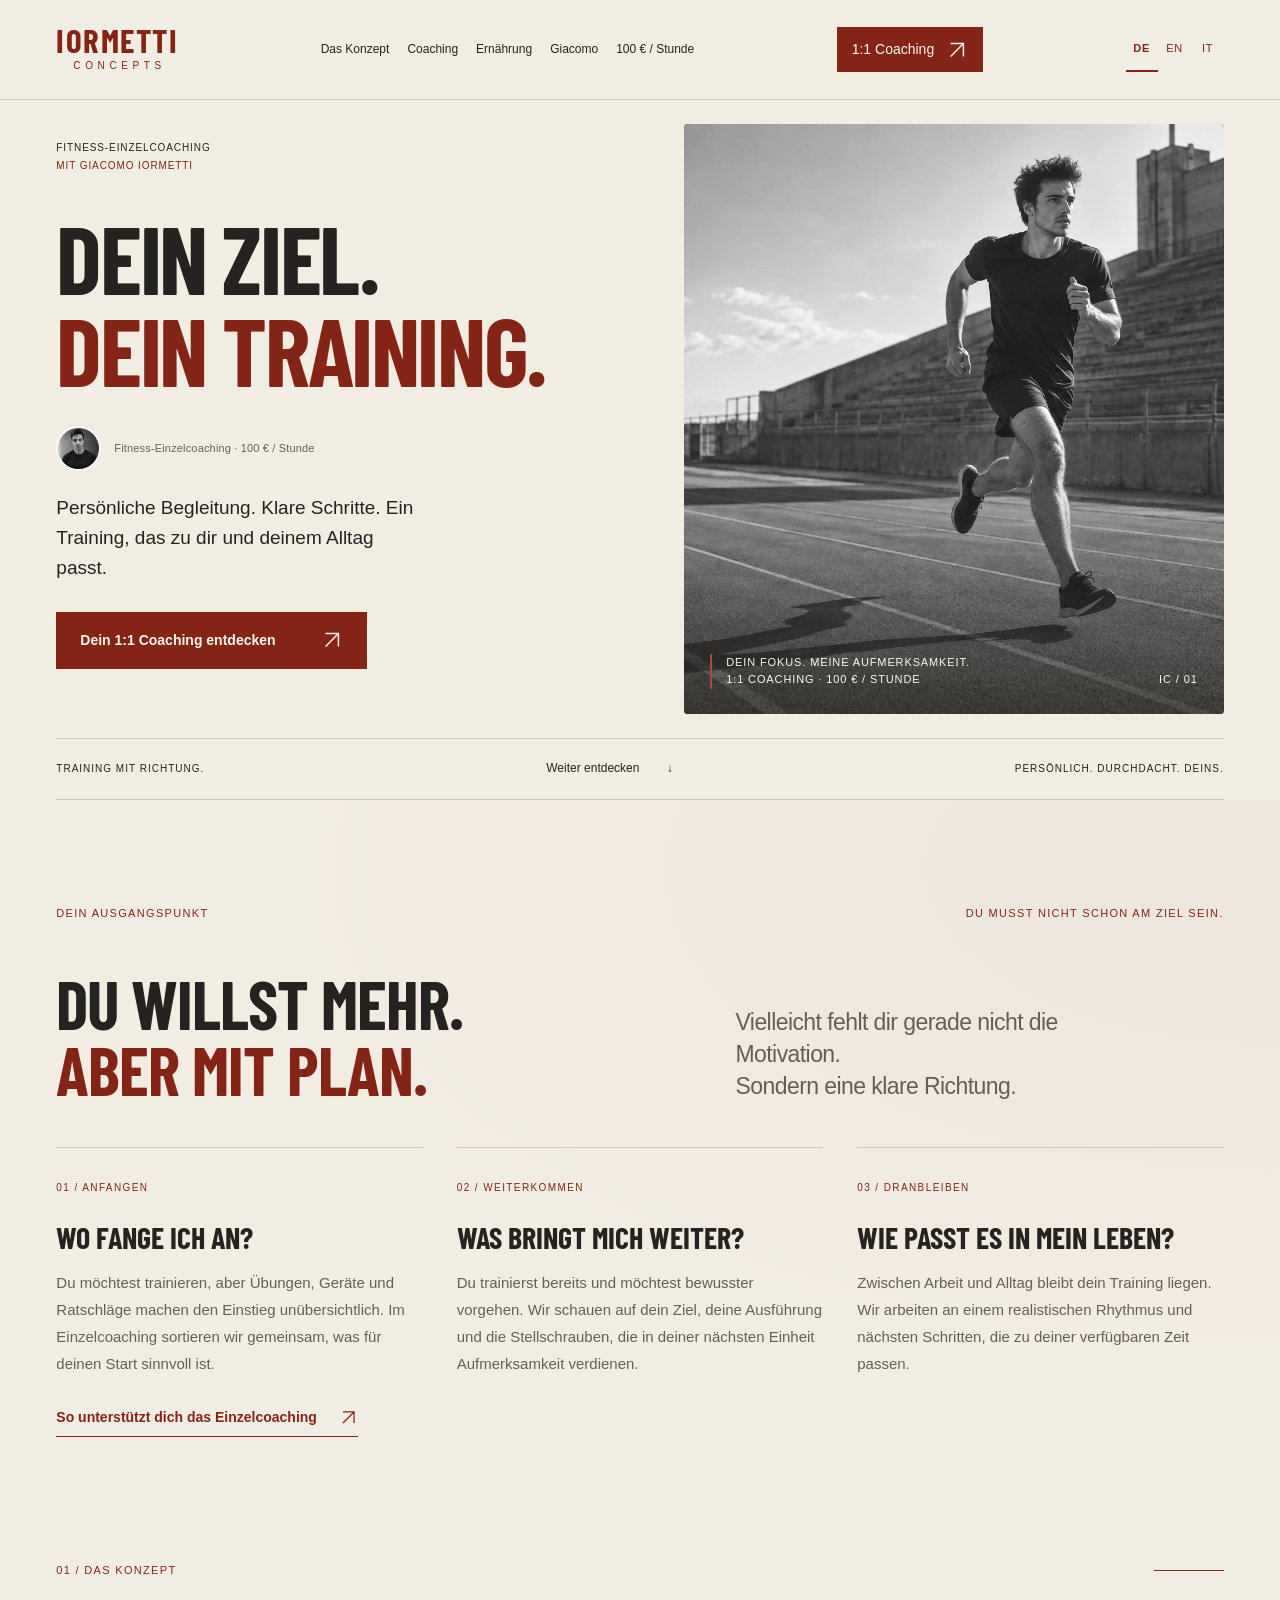
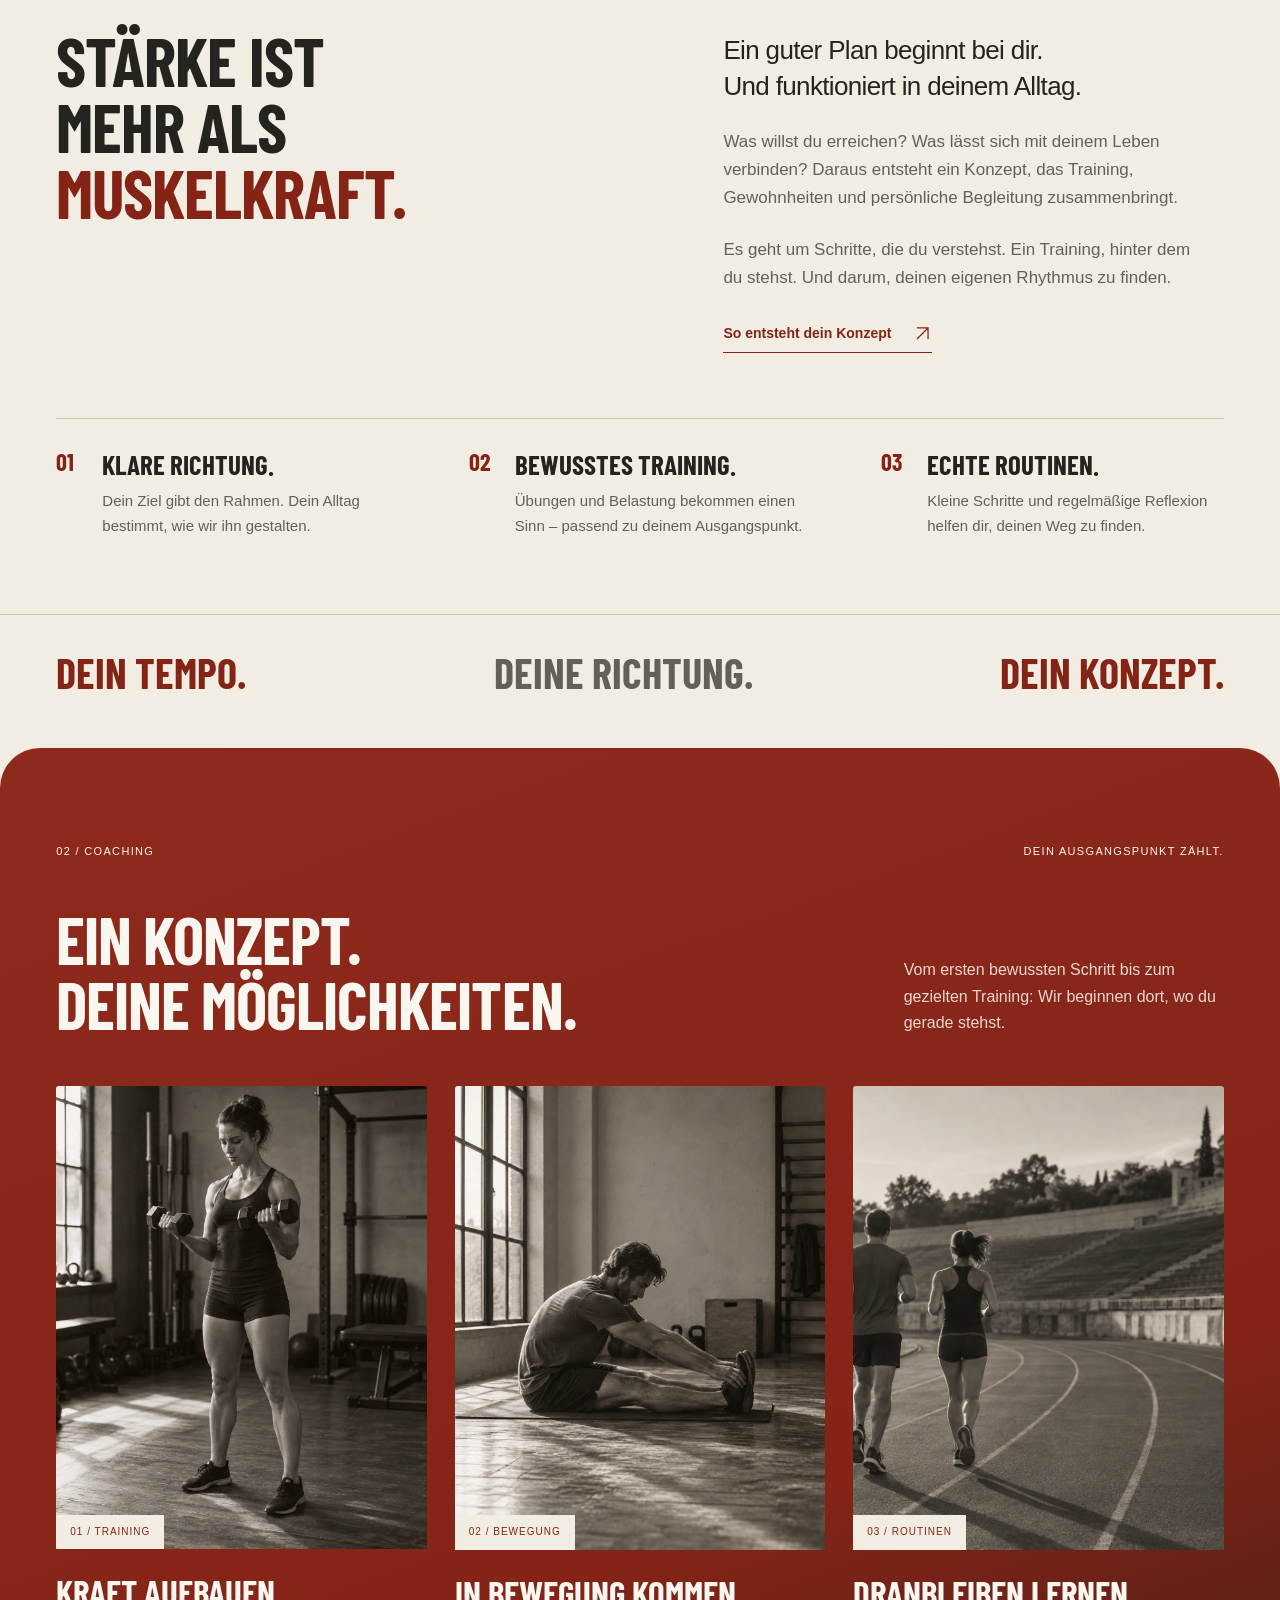
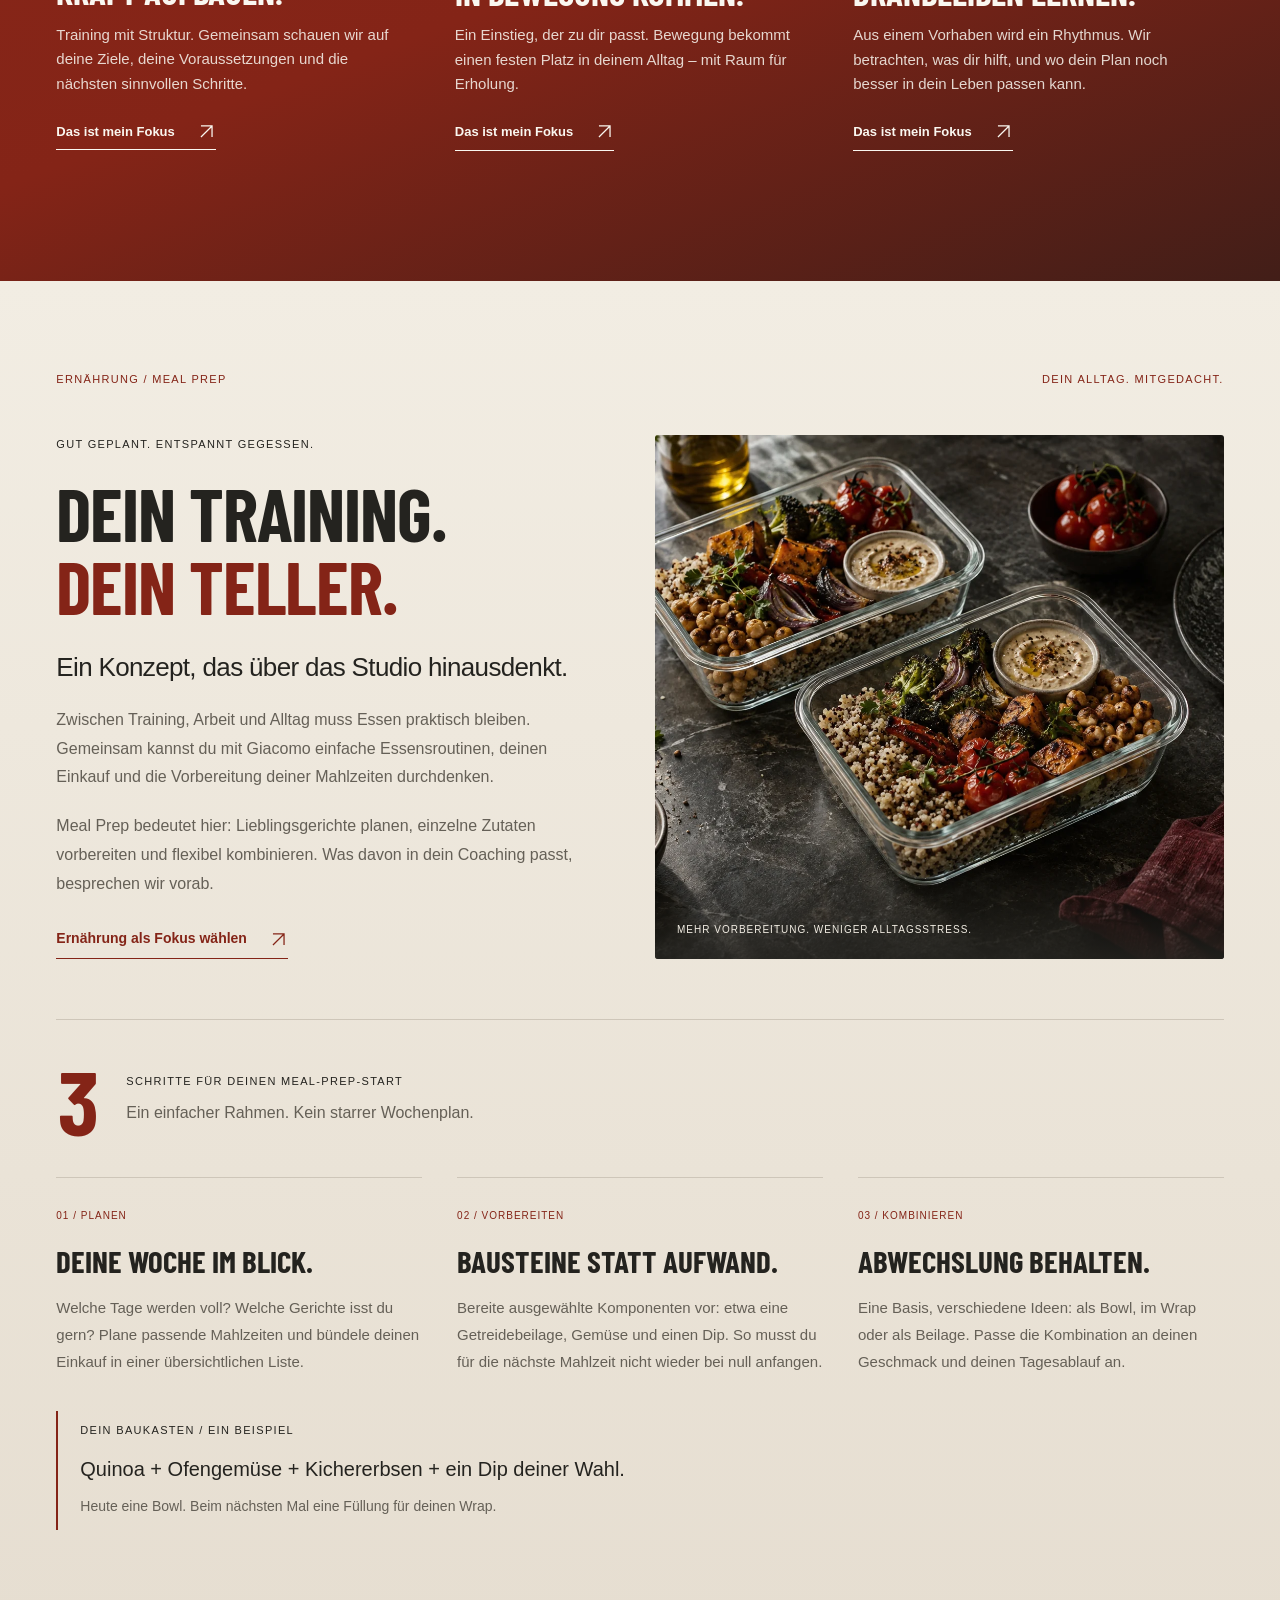
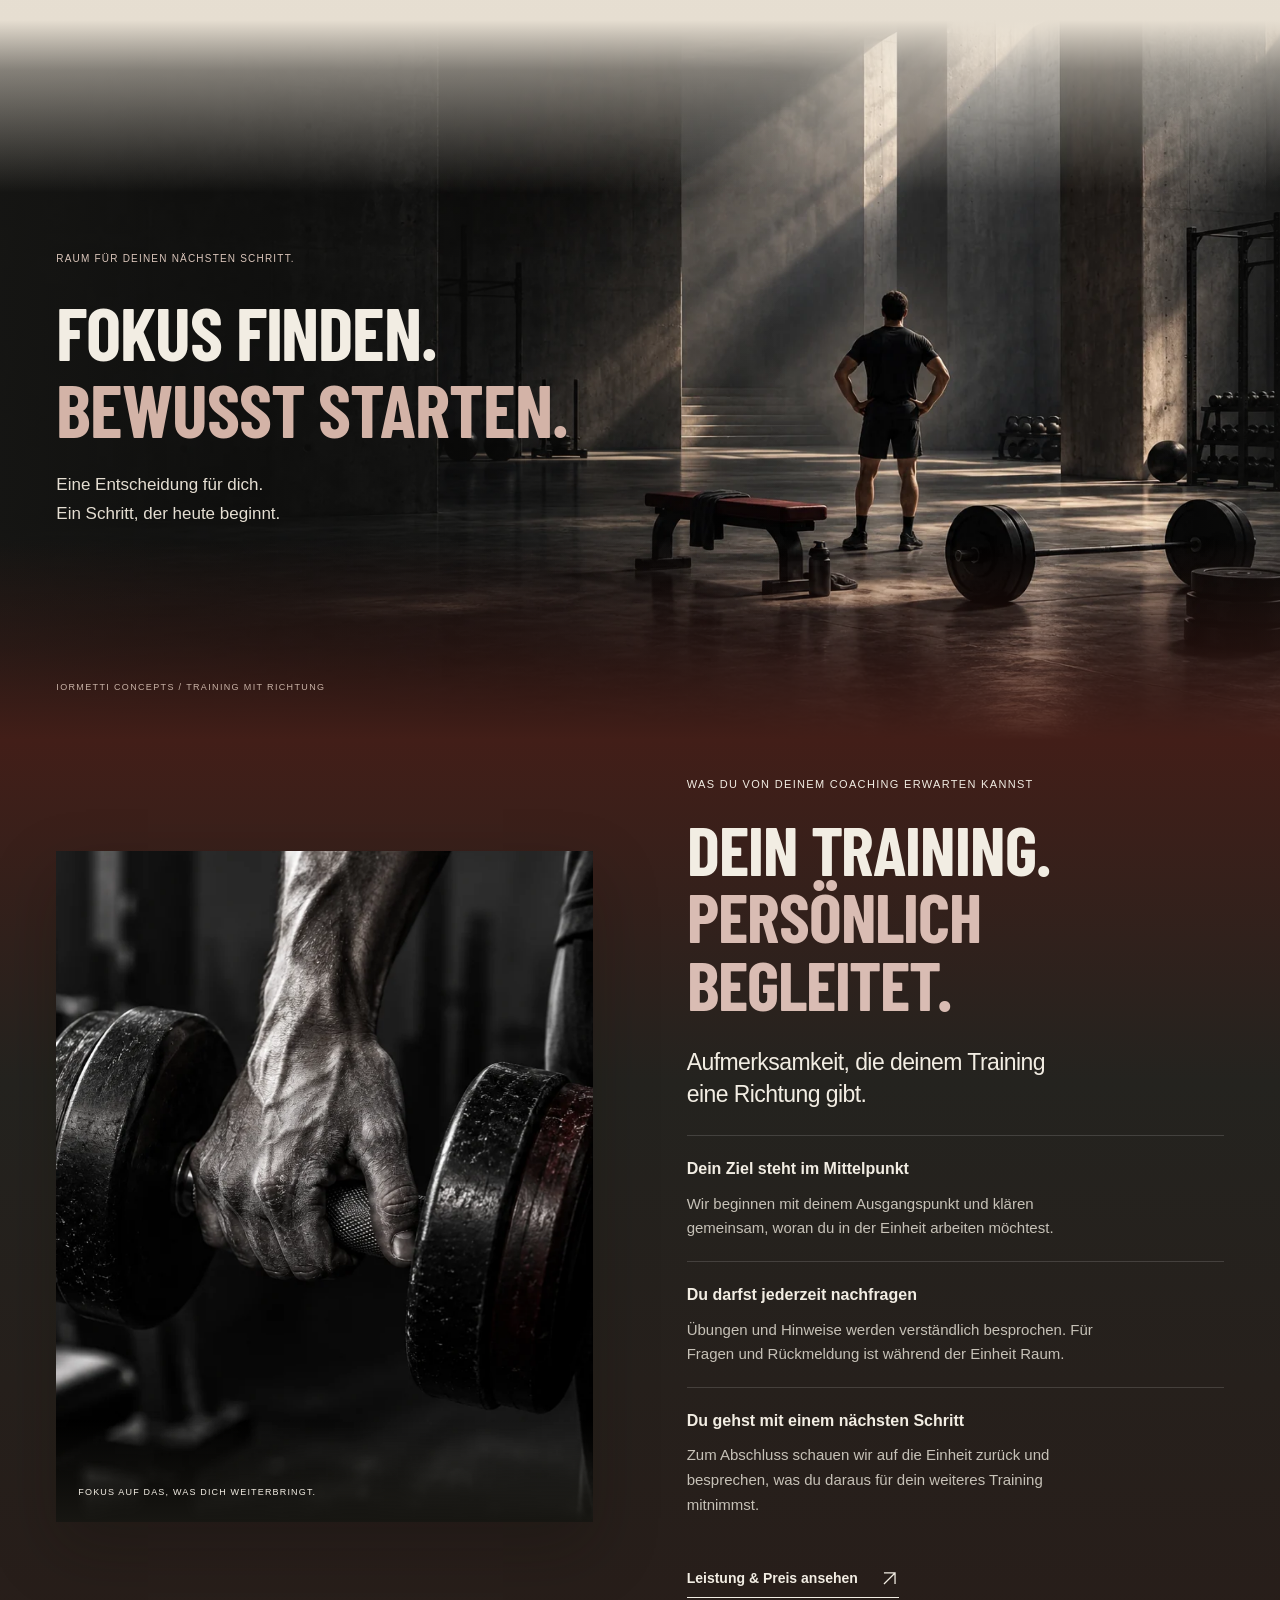
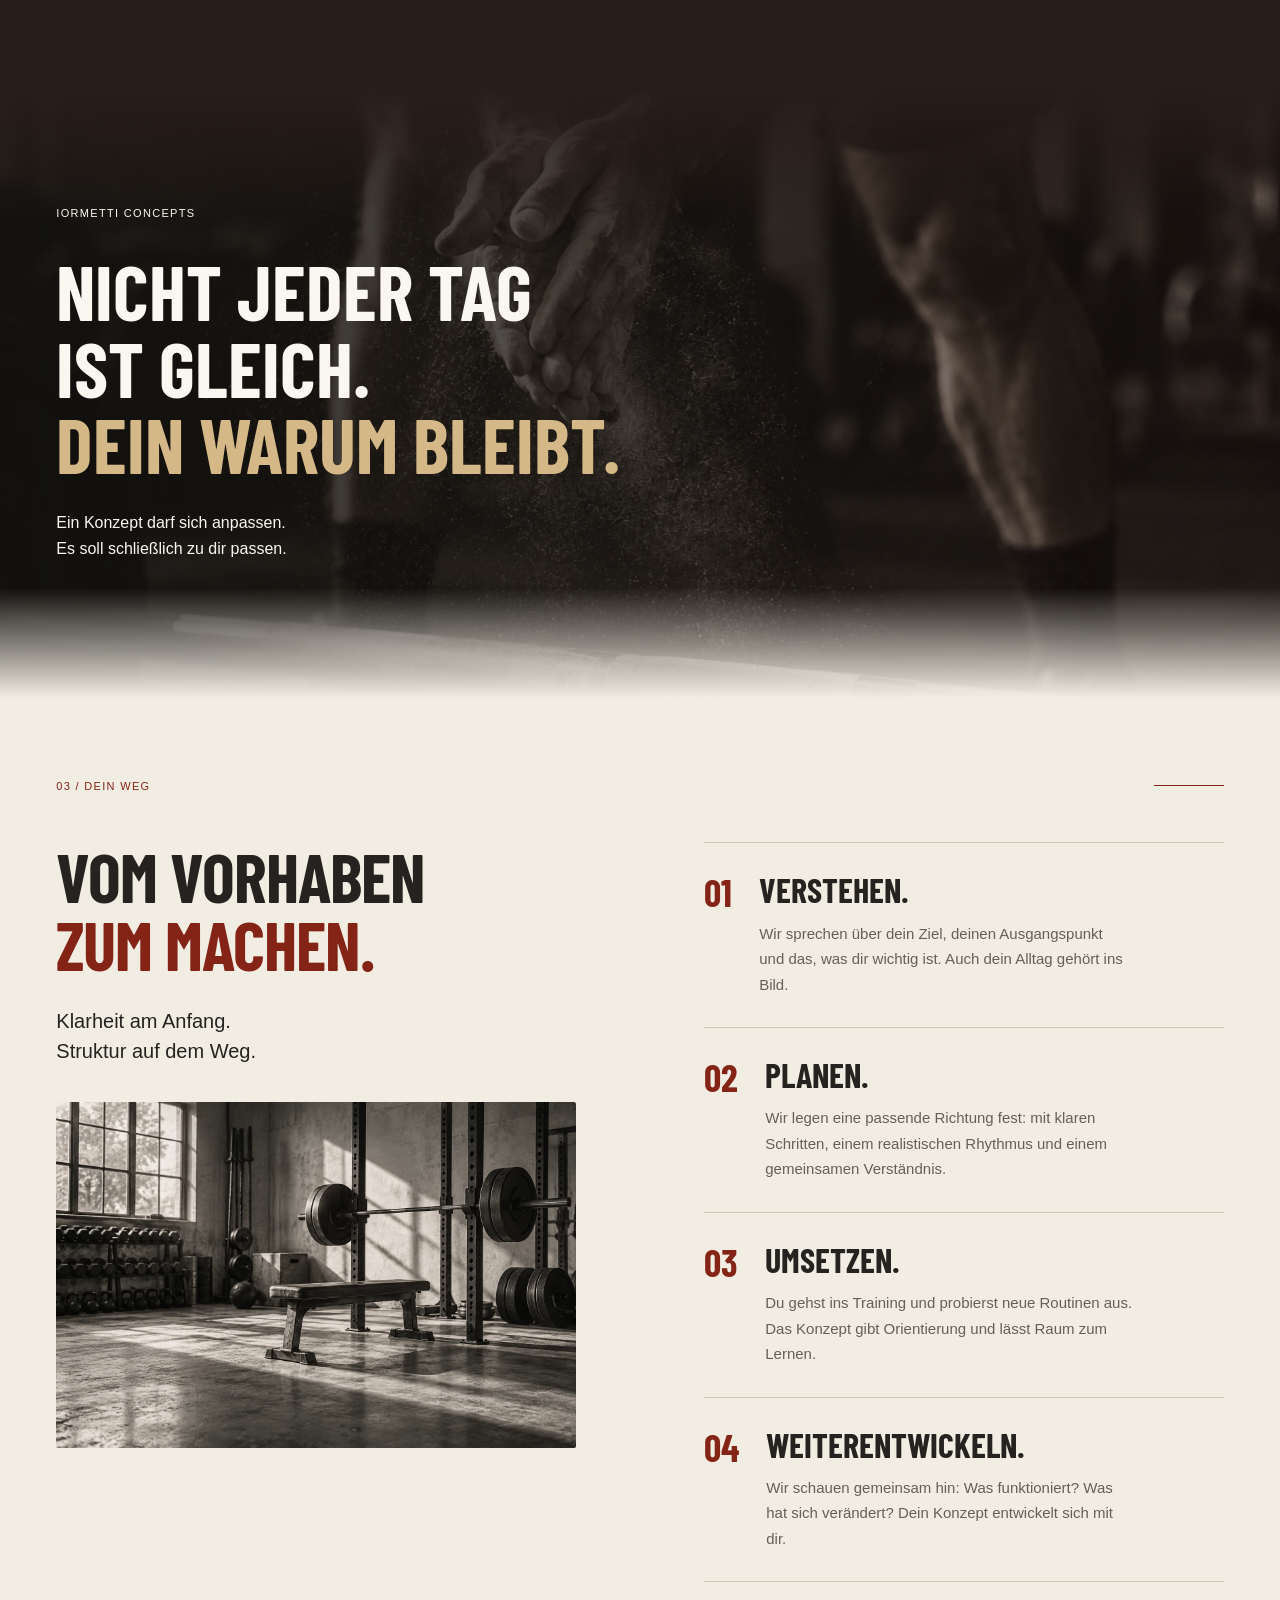
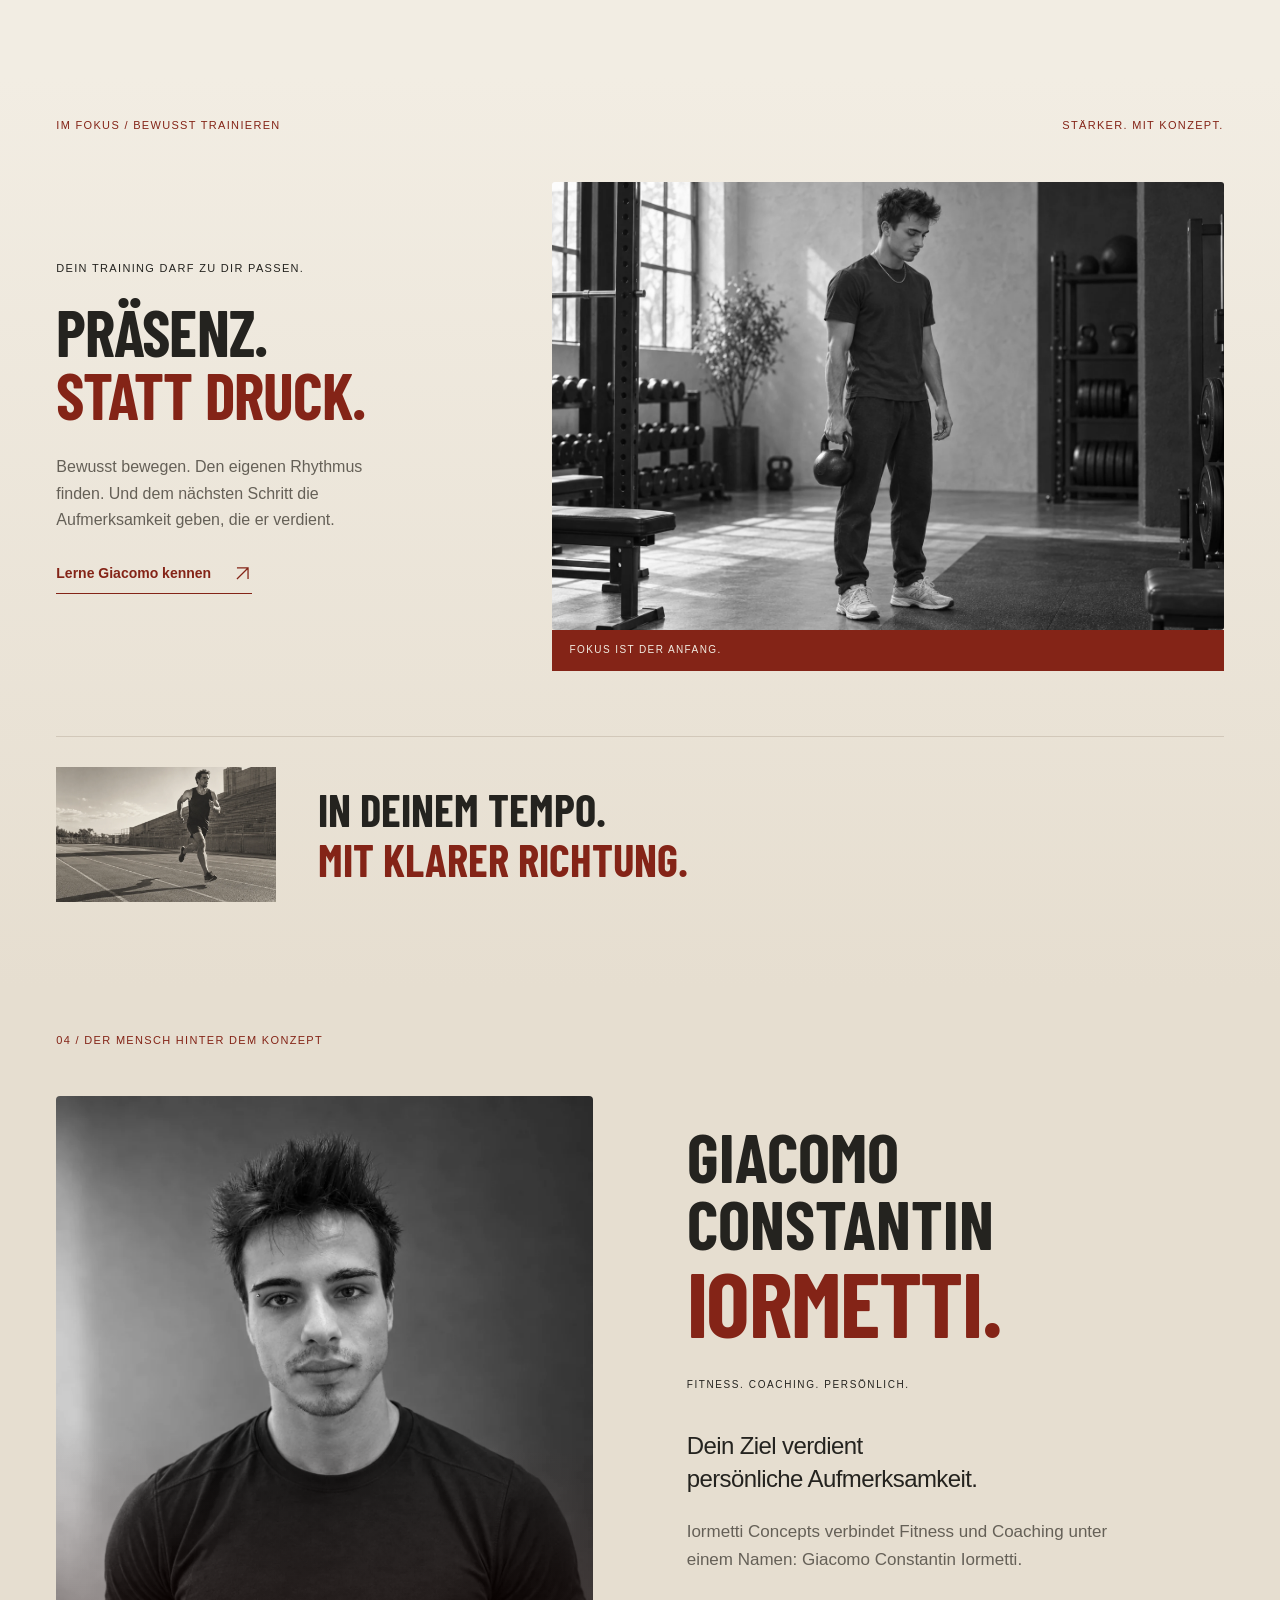
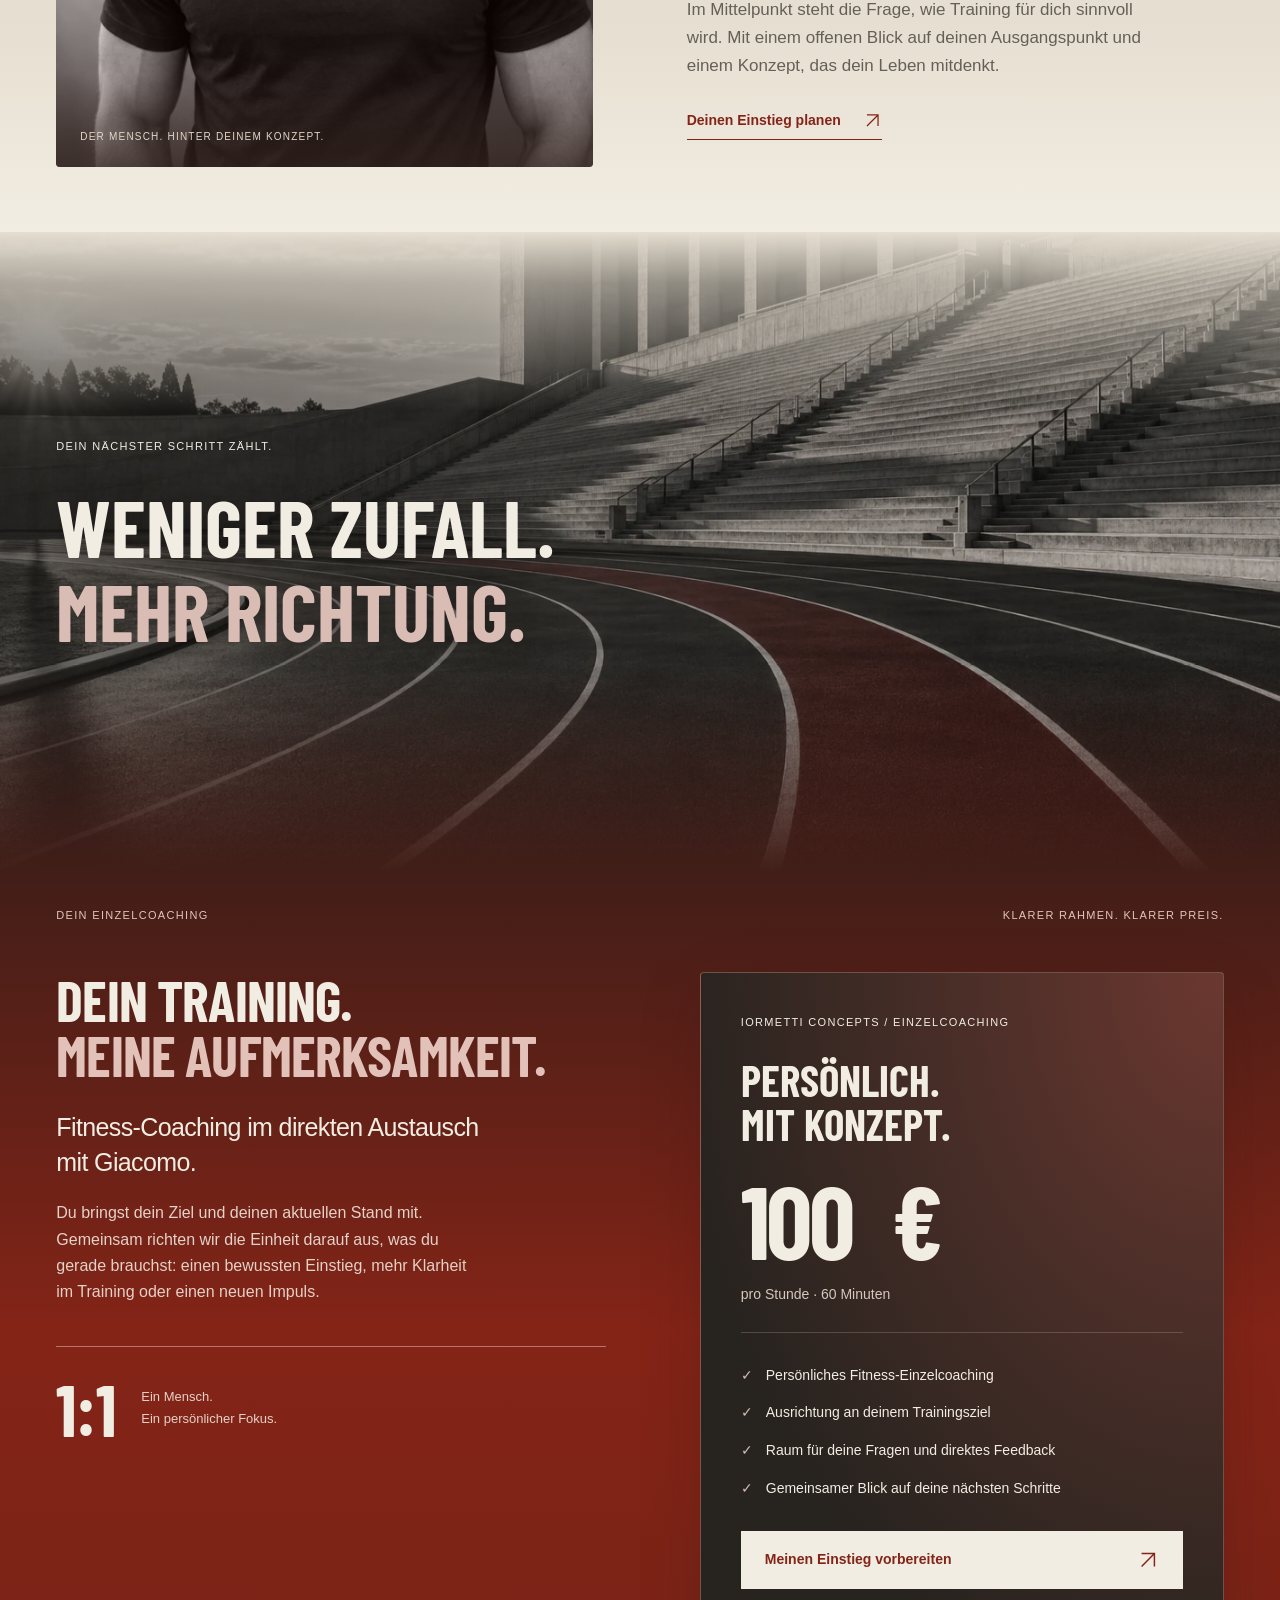
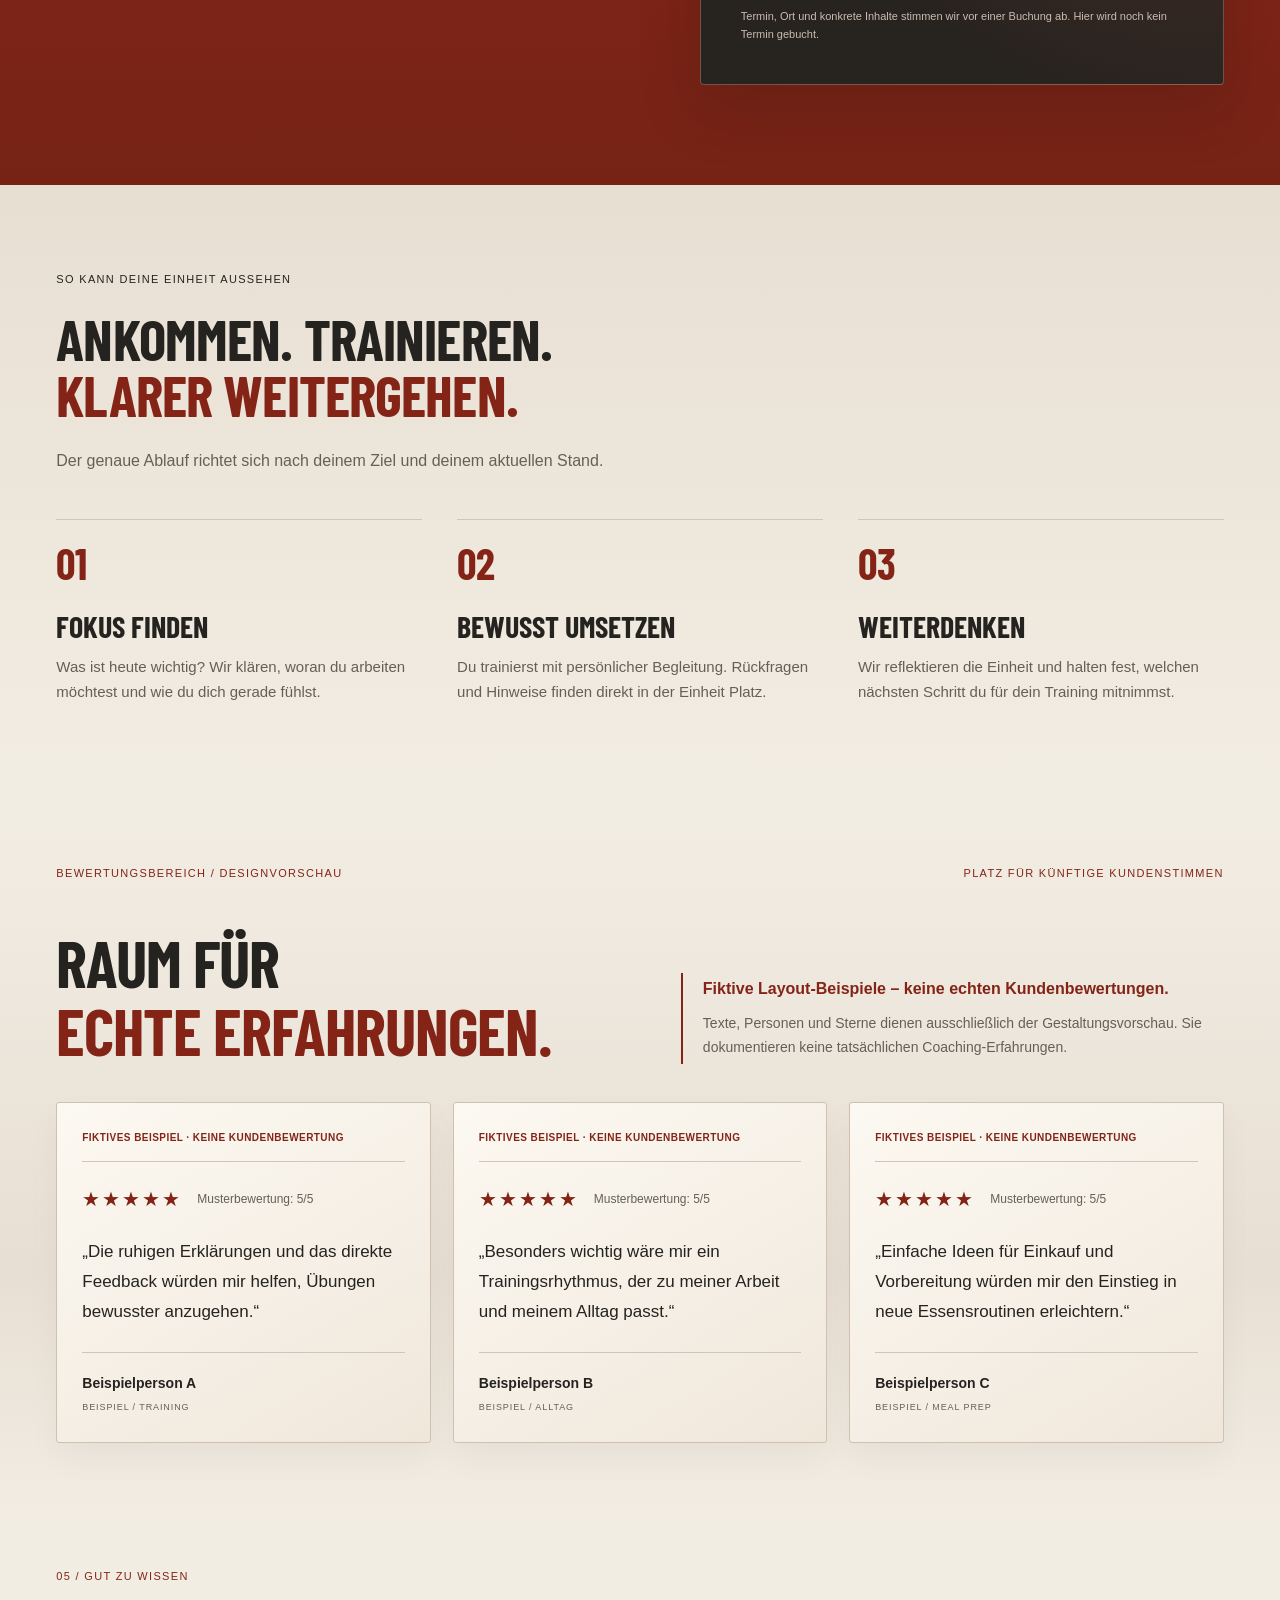
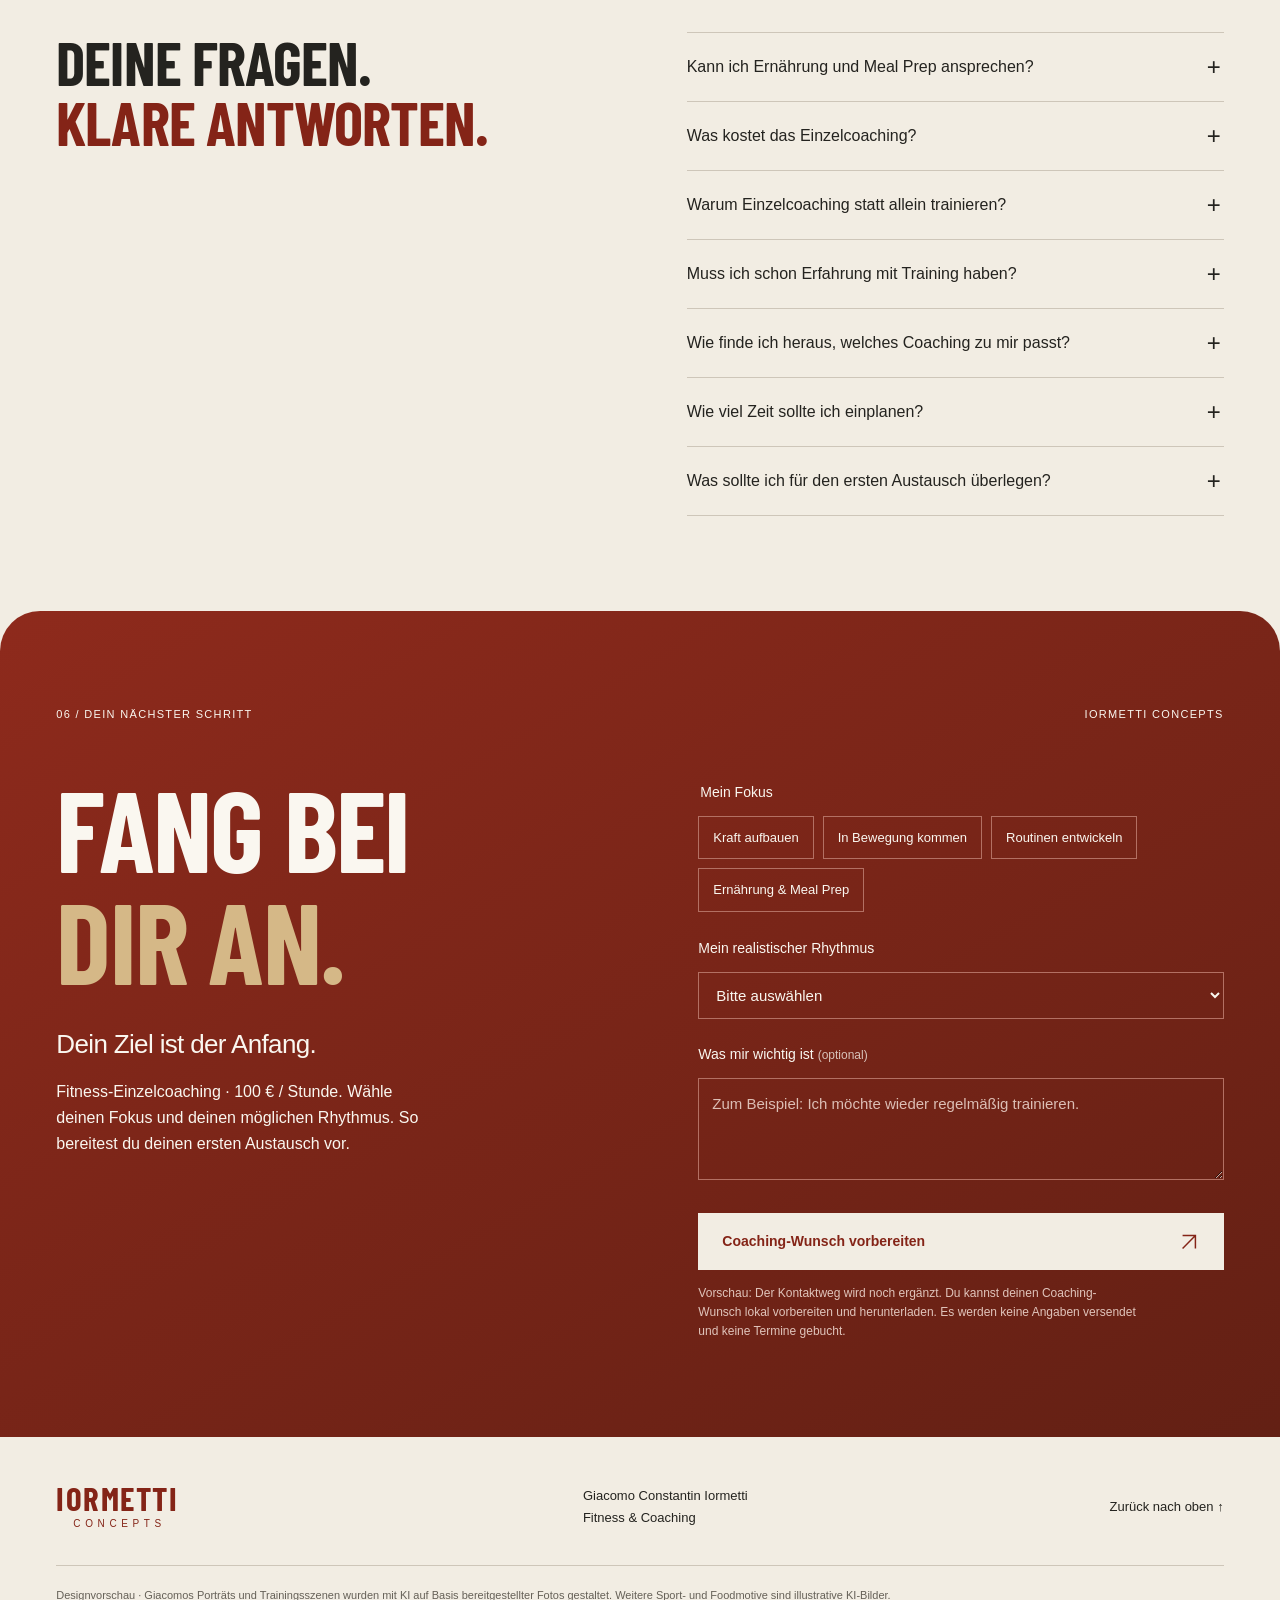
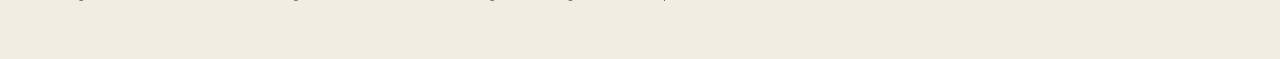
<file: index.html>
<!DOCTYPE html>

<html lang="de">
<head>
<meta charset="utf-8"/><meta content="width=device-width,initial-scale=1" name="viewport"/>
<title>Iormetti Concepts · Fitness-Einzelcoaching · 100 € / Stunde</title>
<meta content="Iormetti Concepts von Giacomo Constantin Iormetti. Persönliches Fitness-Einzelcoaching für 100 € pro Stunde. Dein Ziel, individuelle Begleitung und ein Training, das in deinen Alltag passt." name="description"/>
<meta content="noindex,nofollow" name="robots"/><meta content="#842417" name="theme-color"/>
<link href="assets/favicon.svg" rel="icon" type="image/svg+xml"/><link href="styles.css?v=6" rel="stylesheet"/>
<link as="font" crossorigin="" href="assets/BarlowCondensed-Bold.ttf" rel="preload" type="font/ttf"/>
<script defer="" src="app.js?v=6"></script>
<link href="index.html" hreflang="de" rel="alternate"/><link href="en.html" hreflang="en" rel="alternate"/><link href="it.html" hreflang="it" rel="alternate"/></head>
<body>
<div aria-hidden="true" class="reading-progress"></div>
<a class="skip" href="#main">Zum Inhalt</a>
<header class="header">
<a aria-label="Iormetti Concepts – Start" class="brand" href="#start"><span class="brand-name">IORMETTI<span>CONCEPTS</span></span></a>
<nav aria-label="Hauptnavigation" class="desktop-nav"><a href="#konzept">Das Konzept</a><a href="#coaching">Coaching</a><a href="#ernaehrung">Ernährung</a><a href="#giacomo">Giacomo</a><a href="#angebot">100 € / Stunde</a></nav>
<a class="header-cta" href="#angebot">1:1 Coaching <svg aria-hidden="true" class="arrow-icon" fill="none" focusable="false" stroke="currentColor" stroke-width="1.6" viewbox="0 0 24 24"><path d="M5 19 19 5M5 5h14v14"></path></svg></a>
<nav aria-label="Sprache wählen" class="language-switch"><a aria-current="page" href="index.html" hreflang="de" lang="de">DE</a><a href="en.html" hreflang="en" lang="en">EN</a><a href="it.html" hreflang="it" lang="it">IT</a></nav>
<button aria-controls="mobile-nav" aria-expanded="false" class="menu-toggle"><span>Menü</span><span aria-hidden="true" class="menu-icon"></span></button>
<nav aria-label="Mobile Navigation" class="mobile-nav" hidden="" id="mobile-nav"><a href="#konzept">Das Konzept</a><a href="#coaching">Coaching</a><a href="#ablauf">Dein Weg</a><a href="#ernaehrung">Ernährung</a><a href="#giacomo">Giacomo</a><a href="#einstieg">Dein Einstieg <svg aria-hidden="true" class="arrow-icon" fill="none" focusable="false" stroke="currentColor" stroke-width="1.6" viewbox="0 0 24 24"><path d="M5 19 19 5M5 5h14v14"></path></svg></a></nav>
</header>
<main id="main">
<section aria-labelledby="hero-title" class="hero" id="start">
<div class="hero-copy"><p class="eyebrow">FITNESS-EINZELCOACHING <span>MIT GIACOMO IORMETTI</span></p>
<h1 id="hero-title">DEIN ZIEL.<br/><span>DEIN TRAINING.</span></h1>
<div class="hero-bottom"><div class="coach-badge"><img alt="" height="56" src="assets/portrait-v3.webp" width="56"/><span>Fitness-Einzelcoaching · 100 € / Stunde</span></div><p>Persönliche Begleitung. Klare Schritte. Ein Training, das zu dir und deinem Alltag passt.</p><a class="button" href="#angebot">Dein 1:1 Coaching entdecken <svg aria-hidden="true" class="arrow-icon" fill="none" focusable="false" stroke="currentColor" stroke-width="1.6" viewbox="0 0 24 24"><path d="M5 19 19 5M5 5h14v14"></path></svg></a></div>
</div>
<figure class="hero-visual portrait-hero runner-hero"><img alt="Giacomo als Läufer im Stadion – KI-gestaltete Szene auf Basis seiner Fotos" fetchpriority="high" height="1024" src="assets/runner-v3.webp" width="1536"/><figcaption><span>DEIN FOKUS. MEINE AUFMERKSAMKEIT.<br/>1:1 COACHING · 100 € / STUNDE</span><span class="figure-index">IC / 01</span></figcaption></figure>
<div class="hero-foot"><span>TRAINING MIT RICHTUNG.</span><a href="#konzept">Weiter entdecken <span aria-hidden="true">↓</span></a><span>PERSÖNLICH. DURCHDACHT. DEINS.</span></div>
</section>
<section aria-labelledby="fit-title" class="fit-section section" id="fuer-dich"><div class="section-label"><span>DEIN AUSGANGSPUNKT</span><span>DU MUSST NICHT SCHON AM ZIEL SEIN.</span></div><div class="fit-intro"><h2 id="fit-title">DU WILLST MEHR.<br/><em>ABER MIT PLAN.</em></h2><p class="lead">Vielleicht fehlt dir gerade nicht die Motivation.<br/>Sondern eine klare Richtung.</p></div><div class="fit-cards"><article class="reveal"><span>01 / ANFANGEN</span><h3>WO FANGE ICH AN?</h3><p>Du möchtest trainieren, aber Übungen, Geräte und Ratschläge machen den Einstieg unübersichtlich. Im Einzelcoaching sortieren wir gemeinsam, was für deinen Start sinnvoll ist.</p></article><article class="reveal"><span>02 / WEITERKOMMEN</span><h3>WAS BRINGT MICH WEITER?</h3><p>Du trainierst bereits und möchtest bewusster vorgehen. Wir schauen auf dein Ziel, deine Ausführung und die Stellschrauben, die in deiner nächsten Einheit Aufmerksamkeit verdienen.</p></article><article class="reveal"><span>03 / DRANBLEIBEN</span><h3>WIE PASST ES IN MEIN LEBEN?</h3><p>Zwischen Arbeit und Alltag bleibt dein Training liegen. Wir arbeiten an einem realistischen Rhythmus und nächsten Schritten, die zu deiner verfügbaren Zeit passen.</p></article></div><a class="text-link" href="#angebot">So unterstützt dich das Einzelcoaching <svg aria-hidden="true" class="arrow-icon" fill="none" focusable="false" stroke="currentColor" stroke-width="1.6" viewbox="0 0 24 24"><path d="M5 19 19 5M5 5h14v14"></path></svg></a></section>
<section aria-labelledby="concept-title" class="manifesto section" id="konzept">
<div class="section-label"><span>01 / DAS KONZEPT</span><span class="short-line"></span></div>
<div class="manifesto-grid"><h2 id="concept-title">STÄRKE IST<br/>MEHR ALS<br/><em>MUSKELKRAFT.</em></h2><div class="manifesto-copy reveal"><p class="lead">Ein guter Plan beginnt bei dir.<br/>Und funktioniert in deinem Alltag.</p><p>Was willst du erreichen? Was lässt sich mit deinem Leben verbinden? Daraus entsteht ein Konzept, das Training, Gewohnheiten und persönliche Begleitung zusammenbringt.</p><p>Es geht um Schritte, die du verstehst. Ein Training, hinter dem du stehst. Und darum, deinen eigenen Rhythmus zu finden.</p><a class="text-link" href="#ablauf">So entsteht dein Konzept <svg aria-hidden="true" class="arrow-icon" fill="none" focusable="false" stroke="currentColor" stroke-width="1.6" viewbox="0 0 24 24"><path d="M5 19 19 5M5 5h14v14"></path></svg></a></div></div>
<div class="principles"><article><span class="ordinal">01</span><h3>KLARE RICHTUNG.</h3><p>Dein Ziel gibt den Rahmen. Dein Alltag bestimmt, wie wir ihn gestalten.</p></article><article><span class="ordinal">02</span><h3>BEWUSSTES TRAINING.</h3><p>Übungen und Belastung bekommen einen Sinn – passend zu deinem Ausgangspunkt.</p></article><article><span class="ordinal">03</span><h3>ECHTE ROUTINEN.</h3><p>Kleine Schritte und regelmäßige Reflexion helfen dir, deinen Weg zu finden.</p></article></div>
</section>
<div aria-hidden="true" class="chapter-ribbon"><span>DEIN TEMPO.</span><span>DEINE RICHTUNG.</span><span>DEIN KONZEPT.</span></div>
<section aria-labelledby="coaching-title" class="coaching section" id="coaching">
<div class="section-label"><span>02 / COACHING</span><span>DEIN AUSGANGSPUNKT ZÄHLT.</span></div>
<div class="section-heading"><h2 id="coaching-title">EIN KONZEPT.<br/><em>DEINE MÖGLICHKEITEN.</em></h2><p>Vom ersten bewussten Schritt bis zum gezielten Training: Wir beginnen dort, wo du gerade stehst.</p></div>
<div class="service-grid"><article class="service reveal"><figure><img alt="Athletin beim konzentrierten Krafttraining mit Kurzhanteln" height="1402" loading="lazy" src="assets/training.webp" width="1122"/><span>01 / TRAINING</span></figure><div><h3>KRAFT AUFBAUEN.</h3><p>Training mit Struktur. Gemeinsam schauen wir auf deine Ziele, deine Voraussetzungen und die nächsten sinnvollen Schritte.</p><a class="text-link" data-goal="Kraft aufbauen" href="#einstieg">Das ist mein Fokus <svg aria-hidden="true" class="arrow-icon" fill="none" focusable="false" stroke="currentColor" stroke-width="1.6" viewbox="0 0 24 24"><path d="M5 19 19 5M5 5h14v14"></path></svg></a></div></article>
<article class="service reveal"><figure><img alt="Anonymer Athlet bei einer ruhigen Mobilitätsübung" height="1402" loading="lazy" src="assets/mobility.webp" width="1122"/><span>02 / BEWEGUNG</span></figure><div><h3>IN BEWEGUNG KOMMEN.</h3><p>Ein Einstieg, der zu dir passt. Bewegung bekommt einen festen Platz in deinem Alltag – mit Raum für Erholung.</p><a class="text-link" data-goal="In Bewegung kommen" href="#einstieg">Das ist mein Fokus <svg aria-hidden="true" class="arrow-icon" fill="none" focusable="false" stroke="currentColor" stroke-width="1.6" viewbox="0 0 24 24"><path d="M5 19 19 5M5 5h14v14"></path></svg></a></div></article>
<article class="service reveal"><figure><img alt="Zwei Erwachsene laufen gemeinsam auf einer Laufbahn" height="1024" loading="lazy" src="assets/routine.webp" width="1536"/><span>03 / ROUTINEN</span></figure><div><h3>DRANBLEIBEN LERNEN.</h3><p>Aus einem Vorhaben wird ein Rhythmus. Wir betrachten, was dir hilft, und wo dein Plan noch besser in dein Leben passen kann.</p><a class="text-link" data-goal="Routinen entwickeln" href="#einstieg">Das ist mein Fokus <svg aria-hidden="true" class="arrow-icon" fill="none" focusable="false" stroke="currentColor" stroke-width="1.6" viewbox="0 0 24 24"><path d="M5 19 19 5M5 5h14v14"></path></svg></a></div></article></div>
</section>
<section aria-labelledby="nutrition-title" class="nutrition section" id="ernaehrung">
<div class="section-label"><span>ERNÄHRUNG / MEAL PREP</span><span>DEIN ALLTAG. MITGEDACHT.</span></div>
<div class="nutrition-grid"><div class="nutrition-copy"><p class="eyebrow">GUT GEPLANT. ENTSPANNT GEGESSEN.</p><h2 id="nutrition-title">DEIN TRAINING.<br/><em>DEIN TELLER.</em></h2><p class="lead">Ein Konzept, das über das Studio hinausdenkt.</p><p>Zwischen Training, Arbeit und Alltag muss Essen praktisch bleiben. Gemeinsam kannst du mit Giacomo einfache Essensroutinen, deinen Einkauf und die Vorbereitung deiner Mahlzeiten durchdenken.</p><p>Meal Prep bedeutet hier: Lieblingsgerichte planen, einzelne Zutaten vorbereiten und flexibel kombinieren. Was davon in dein Coaching passt, besprechen wir vorab.</p><a class="text-link" data-goal="Ernährung &amp; Meal Prep" href="#einstieg">Ernährung als Fokus wählen <svg aria-hidden="true" class="arrow-icon" fill="none" stroke="currentColor" stroke-width="1.6" viewbox="0 0 24 24"><path d="M5 19 19 5M5 5h14v14"></path></svg></a></div><figure class="nutrition-photo reveal"><img alt="Vorbereitete Mahlzeiten mit Quinoa, Gemüse und Kichererbsen auf dunklem Stein" height="1024" loading="lazy" src="assets/meal-prep-v5.webp" width="1536"/><figcaption>MEHR VORBEREITUNG. WENIGER ALLTAGSSTRESS.</figcaption></figure></div>
<div class="prep-heading"><span class="prep-number" data-count="3"><span aria-hidden="true">3</span><span class="sr-only">3</span></span><div><p class="eyebrow">SCHRITTE FÜR DEINEN MEAL-PREP-START</p><p>Ein einfacher Rahmen. Kein starrer Wochenplan.</p></div></div>
<div class="prep-grid"><article class="reveal"><span>01 / PLANEN</span><h3>DEINE WOCHE IM BLICK.</h3><p>Welche Tage werden voll? Welche Gerichte isst du gern? Plane passende Mahlzeiten und bündele deinen Einkauf in einer übersichtlichen Liste.</p></article><article class="reveal"><span>02 / VORBEREITEN</span><h3>BAUSTEINE STATT AUFWAND.</h3><p>Bereite ausgewählte Komponenten vor: etwa eine Getreidebeilage, Gemüse und einen Dip. So musst du für die nächste Mahlzeit nicht wieder bei null anfangen.</p></article><article class="reveal"><span>03 / KOMBINIEREN</span><h3>ABWECHSLUNG BEHALTEN.</h3><p>Eine Basis, verschiedene Ideen: als Bowl, im Wrap oder als Beilage. Passe die Kombination an deinen Geschmack und deinen Tagesablauf an.</p></article></div>
<div class="prep-example"><p class="eyebrow">DEIN BAUKASTEN / EIN BEISPIEL</p><p>Quinoa + Ofengemüse + Kichererbsen + ein Dip deiner Wahl.</p><span>Heute eine Bowl. Beim nächsten Mal eine Füllung für deinen Wrap.</span></div></section>
<section aria-labelledby="cinema-title" class="cinema-section"><img alt="Anonymer Athlet in einer weiten Trainingshalle mit dramatischem Tageslicht" decoding="async" height="1024" loading="lazy" src="assets/cinema-v6.webp" width="1536"/><div class="cinema-copy reveal"><p class="eyebrow">RAUM FÜR DEINEN NÄCHSTEN SCHRITT.</p><h2 id="cinema-title">FOKUS FINDEN.<br/><em>BEWUSST STARTEN.</em></h2><p>Eine Entscheidung für dich.<br/>Ein Schritt, der heute beginnt.</p></div><span class="cinema-caption">IORMETTI CONCEPTS / TRAINING MIT RICHTUNG</span></section><section aria-labelledby="value-title" class="value-section section"><div class="value-photo"><img alt="Schwarz-Weiß-Detail einer Hand an einer Kurzhantel" height="1024" loading="lazy" src="assets/strength-detail-v3.webp" width="1536"/><span>FOKUS AUF DAS, WAS DICH WEITERBRINGT.</span></div><div class="value-copy"><p class="eyebrow">WAS DU VON DEINEM COACHING ERWARTEN KANNST</p><h2 id="value-title">DEIN TRAINING.<br/><em>PERSÖNLICH BEGLEITET.</em></h2><p class="lead">Aufmerksamkeit, die deinem Training eine Richtung gibt.</p><dl class="value-list"><div><dt>Dein Ziel steht im Mittelpunkt</dt><dd>Wir beginnen mit deinem Ausgangspunkt und klären gemeinsam, woran du in der Einheit arbeiten möchtest.</dd></div><div><dt>Du darfst jederzeit nachfragen</dt><dd>Übungen und Hinweise werden verständlich besprochen. Für Fragen und Rückmeldung ist während der Einheit Raum.</dd></div><div><dt>Du gehst mit einem nächsten Schritt</dt><dd>Zum Abschluss schauen wir auf die Einheit zurück und besprechen, was du daraus für dein weiteres Training mitnimmst.</dd></div></dl><a class="text-link" href="#angebot">Leistung &amp; Preis ansehen <svg aria-hidden="true" class="arrow-icon" fill="none" focusable="false" stroke="currentColor" stroke-width="1.6" viewbox="0 0 24 24"><path d="M5 19 19 5M5 5h14v14"></path></svg></a></div></section>
<section aria-label="Unsere Haltung" class="statement"><img alt="Detailaufnahme von Händen mit Kreide vor dem Krafttraining" height="1024" loading="lazy" src="assets/chalk.webp" width="1536"/><div class="statement-content"><p class="eyebrow">IORMETTI CONCEPTS</p><p class="statement-title">NICHT JEDER TAG<br/>IST GLEICH.<br/><span>DEIN WARUM BLEIBT.</span></p><p>Ein Konzept darf sich anpassen.<br/>Es soll schließlich zu dir passen.</p></div></section>
<section aria-labelledby="process-title" class="process section" id="ablauf"><div class="section-label"><span>03 / DEIN WEG</span><span class="short-line"></span></div><div class="process-grid"><div><h2 id="process-title">VOM VORHABEN<br/><em>ZUM MACHEN.</em></h2><p class="process-intro">Klarheit am Anfang.<br/>Struktur auf dem Weg.</p><figure class="process-image"><img alt="Ruhiger Trainingsraum mit Bank und Gewichten im natürlichen Licht" height="1024" loading="lazy" src="assets/studio.webp" width="1536"/></figure></div><ol class="steps"><li><span>01</span><div><h3>VERSTEHEN.</h3><p>Wir sprechen über dein Ziel, deinen Ausgangspunkt und das, was dir wichtig ist. Auch dein Alltag gehört ins Bild.</p></div></li><li><span>02</span><div><h3>PLANEN.</h3><p>Wir legen eine passende Richtung fest: mit klaren Schritten, einem realistischen Rhythmus und einem gemeinsamen Verständnis.</p></div></li><li><span>03</span><div><h3>UMSETZEN.</h3><p>Du gehst ins Training und probierst neue Routinen aus. Das Konzept gibt Orientierung und lässt Raum zum Lernen.</p></div></li><li><span>04</span><div><h3>WEITERENTWICKELN.</h3><p>Wir schauen gemeinsam hin: Was funktioniert? Was hat sich verändert? Dein Konzept entwickelt sich mit dir.</p></div></li></ol></div></section>
<section aria-labelledby="training-story-title" class="training-story section"><div class="section-label"><span>IM FOKUS / BEWUSST TRAINIEREN</span><span>STÄRKER. MIT KONZEPT.</span></div><div class="training-story-grid"><div class="training-story-copy reveal"><p class="eyebrow">DEIN TRAINING DARF ZU DIR PASSEN.</p><h2 id="training-story-title">PRÄSENZ.<br/><em>STATT DRUCK.</em></h2><p>Bewusst bewegen. Den eigenen Rhythmus finden. Und dem nächsten Schritt die Aufmerksamkeit geben, die er verdient.</p><a class="text-link" href="#giacomo">Lerne Giacomo kennen <svg aria-hidden="true" class="arrow-icon" fill="none" focusable="false" stroke="currentColor" stroke-width="1.6" viewbox="0 0 24 24"><path d="M5 19 19 5M5 5h14v14"></path></svg></a></div><figure class="training-story-image reveal"><img alt="Giacomo mit einer Kettlebell – KI-gestaltete Trainingsszene" height="1024" loading="lazy" src="assets/giacomo-training.webp" width="1536"/><figcaption>FOKUS IST DER ANFANG.</figcaption></figure></div><div class="athletic-strip"><figure><img alt="Illustrativer Läufer auf einer sonnigen Laufbahn" height="1024" loading="lazy" src="assets/hero.webp" width="1536"/></figure><p>IN DEINEM TEMPO.<br/><span>MIT KLARER RICHTUNG.</span></p></div></section>
<section aria-labelledby="person-title" class="person section" id="giacomo"><div class="section-label"><span>04 / DER MENSCH HINTER DEM KONZEPT</span></div><div class="person-grid"><figure class="person-portrait reveal"><img alt="Schwarz-Weiß-Porträt von Giacomo – KI-gestaltet auf Basis seiner Fotos" height="1402" loading="lazy" src="assets/portrait-v3.webp" width="1122"/><figcaption>DER MENSCH. HINTER DEINEM KONZEPT.</figcaption></figure><div class="person-editorial"><div class="person-name"><p>GIACOMO<br/>CONSTANTIN</p><h2 id="person-title">IORMETTI.</h2><span>FITNESS. COACHING. PERSÖNLICH.</span></div><div class="person-copy"><p class="lead">Dein Ziel verdient<br/>persönliche Aufmerksamkeit.</p><p>Iormetti Concepts verbindet Fitness und Coaching unter einem Namen: Giacomo Constantin Iormetti.</p><p>Im Mittelpunkt steht die Frage, wie Training für dich sinnvoll wird. Mit einem offenen Blick auf deinen Ausgangspunkt und einem Konzept, das dein Leben mitdenkt.</p><a class="text-link" href="#einstieg">Deinen Einstieg planen <svg aria-hidden="true" class="arrow-icon" fill="none" focusable="false" stroke="currentColor" stroke-width="1.6" viewbox="0 0 24 24"><path d="M5 19 19 5M5 5h14v14"></path></svg></a></div></div></div></section>
<section aria-label="Deine Richtung" class="track-interlude"><img alt="Stadion mit geschwungener Laufbahn und dezent roter Spur" height="1024" loading="lazy" src="assets/track-v3.webp" width="1536"/><div class="track-copy reveal"><p class="eyebrow">DEIN NÄCHSTER SCHRITT ZÄHLT.</p><p>WENIGER ZUFALL.<br/><span>MEHR RICHTUNG.</span></p></div></section>
<section aria-labelledby="offer-title" class="offer-section section" id="angebot"><div class="section-label"><span>DEIN EINZELCOACHING</span><span>KLARER RAHMEN. KLARER PREIS.</span></div><div class="offer-grid"><div class="offer-intro"><h2 id="offer-title">DEIN TRAINING.<br/><em>MEINE AUFMERKSAMKEIT.</em></h2><p class="lead">Fitness-Coaching im direkten Austausch mit Giacomo.</p><p>Du bringst dein Ziel und deinen aktuellen Stand mit. Gemeinsam richten wir die Einheit darauf aus, was du gerade brauchst: einen bewussten Einstieg, mehr Klarheit im Training oder einen neuen Impuls.</p><div class="offer-note"><span>1:1</span><p>Ein Mensch.<br/>Ein persönlicher Fokus.</p></div></div><article aria-label="Fitness-Einzelcoaching Preis" class="price-card reveal"><p class="eyebrow">IORMETTI CONCEPTS / EINZELCOACHING</p><h3>PERSÖNLICH.<br/>MIT KONZEPT.</h3><p class="price"><span><span data-count="100"><span aria-hidden="true">100</span><span class="sr-only">100</span></span> €</span><span>pro Stunde · <span data-count="60"><span aria-hidden="true">60</span><span class="sr-only">60</span></span> Minuten</span></p><ul><li>Persönliches Fitness-Einzelcoaching</li><li>Ausrichtung an deinem Trainingsziel</li><li>Raum für deine Fragen und direktes Feedback</li><li>Gemeinsamer Blick auf deine nächsten Schritte</li></ul><a class="button light" href="#einstieg">Meinen Einstieg vorbereiten <svg aria-hidden="true" class="arrow-icon" fill="none" focusable="false" stroke="currentColor" stroke-width="1.6" viewbox="0 0 24 24"><path d="M5 19 19 5M5 5h14v14"></path></svg></a><p class="price-footnote">Termin, Ort und konkrete Inhalte stimmen wir vor einer Buchung ab. Hier wird noch kein Termin gebucht.</p></article></div></section>
<section aria-labelledby="session-title" class="session-section section"><div class="session-header"><p class="eyebrow">SO KANN DEINE EINHEIT AUSSEHEN</p><h2 id="session-title">ANKOMMEN. TRAINIEREN.<br/><em>KLARER WEITERGEHEN.</em></h2><p>Der genaue Ablauf richtet sich nach deinem Ziel und deinem aktuellen Stand.</p></div><div class="session-grid"><article class="reveal"><span>01</span><h3>FOKUS FINDEN</h3><p>Was ist heute wichtig? Wir klären, woran du arbeiten möchtest und wie du dich gerade fühlst.</p></article><article class="reveal"><span>02</span><h3>BEWUSST UMSETZEN</h3><p>Du trainierst mit persönlicher Begleitung. Rückfragen und Hinweise finden direkt in der Einheit Platz.</p></article><article class="reveal"><span>03</span><h3>WEITERDENKEN</h3><p>Wir reflektieren die Einheit und halten fest, welchen nächsten Schritt du für dein Training mitnimmst.</p></article></div></section>
<section aria-labelledby="reviews-title" class="reviews-demo section" id="bewertungen"><div class="section-label"><span>BEWERTUNGSBEREICH / DESIGNVORSCHAU</span><span>PLATZ FÜR KÜNFTIGE KUNDENSTIMMEN</span></div><div class="reviews-heading"><h2 id="reviews-title">RAUM FÜR<br/><em>ECHTE ERFAHRUNGEN.</em></h2><p class="demo-disclosure"><strong>Fiktive Layout-Beispiele – keine echten Kundenbewertungen.</strong><span>Texte, Personen und Sterne dienen ausschließlich der Gestaltungsvorschau. Sie dokumentieren keine tatsächlichen Coaching-Erfahrungen.</span></p></div><div class="review-grid"><article class="review-card reveal"><p class="review-demo-label">FIKTIVES BEISPIEL · KEINE KUNDENBEWERTUNG</p><div class="review-rating"><span aria-hidden="true">★★★★★</span><span>Musterbewertung: 5/5</span></div><blockquote><p>„Die ruhigen Erklärungen und das direkte Feedback würden mir helfen, Übungen bewusster anzugehen.“</p></blockquote><div class="review-person"><span>Beispielperson A</span><small>BEISPIEL / TRAINING</small></div></article><article class="review-card reveal"><p class="review-demo-label">FIKTIVES BEISPIEL · KEINE KUNDENBEWERTUNG</p><div class="review-rating"><span aria-hidden="true">★★★★★</span><span>Musterbewertung: 5/5</span></div><blockquote><p>„Besonders wichtig wäre mir ein Trainingsrhythmus, der zu meiner Arbeit und meinem Alltag passt.“</p></blockquote><div class="review-person"><span>Beispielperson B</span><small>BEISPIEL / ALLTAG</small></div></article><article class="review-card reveal"><p class="review-demo-label">FIKTIVES BEISPIEL · KEINE KUNDENBEWERTUNG</p><div class="review-rating"><span aria-hidden="true">★★★★★</span><span>Musterbewertung: 5/5</span></div><blockquote><p>„Einfache Ideen für Einkauf und Vorbereitung würden mir den Einstieg in neue Essensroutinen erleichtern.“</p></blockquote><div class="review-person"><span>Beispielperson C</span><small>BEISPIEL / MEAL PREP</small></div></article></div></section><section aria-labelledby="faq-title" class="faq section"><div class="section-label"><span>05 / GUT ZU WISSEN</span></div><div class="faq-grid"><h2 id="faq-title">DEINE FRAGEN.<br/><em>KLARE ANTWORTEN.</em></h2><div class="questions"><details><summary>Kann ich Ernährung und Meal Prep ansprechen?</summary><p>Ja. Du kannst Essensroutinen, Einkaufsplanung und die Vorbereitung von Mahlzeiten als Fokus für deinen Austausch wählen. Den konkreten Umfang stimmen wir vorab ab.</p></details><details><summary>Was kostet das Einzelcoaching?</summary><p>Das Fitness-Einzelcoaching kostet 100 € pro Stunde (60 Minuten). Termin, Ort und konkrete Inhalte werden vor einer Buchung abgestimmt.</p></details><details><summary>Warum Einzelcoaching statt allein trainieren?</summary><p>Im Einzelcoaching hast du Raum für deine Fragen und bekommst persönliche Rückmeldung. Das kann dir helfen, dein Training bewusster zu gestalten und deine nächsten Schritte klarer einzuordnen.</p></details><details><summary>Muss ich schon Erfahrung mit Training haben?</summary><p>Dein bisheriges Training ist ein Ausgangspunkt für das Gespräch. Sag einfach, wo du stehst und was du dir wünschst. Daraus lässt sich klären, welche Begleitung zu dir passt.</p></details><details><summary>Wie finde ich heraus, welches Coaching zu mir passt?</summary><p>Beginne mit deinem Ziel: mehr Kraft, mehr Bewegung oder verlässlichere Routinen. Im persönlichen Austausch werden daraus konkrete nächste Schritte.</p></details><details><summary>Wie viel Zeit sollte ich einplanen?</summary><p>Das hängt von deinem Ziel und deinem Alltag ab. Dein verfügbarer Zeitrahmen gehört deshalb von Anfang an zur Planung.</p></details><details><summary>Was sollte ich für den ersten Austausch überlegen?</summary><p>Was möchtest du verändern? Wie sieht dein Training aktuell aus? Welcher Rhythmus wäre realistisch? Drei ehrliche Antworten reichen als guter Gesprächseinstieg.</p></details></div></div></section>
<section aria-labelledby="entry-title" class="entry section" id="einstieg"><div class="section-label"><span>06 / DEIN NÄCHSTER SCHRITT</span><span>IORMETTI CONCEPTS</span></div><div class="entry-grid"><div><h2 id="entry-title">FANG BEI<br/><em>DIR AN.</em></h2><p class="lead">Dein Ziel ist der Anfang.</p><p>Fitness-Einzelcoaching · 100 € / Stunde. Wähle deinen Fokus und deinen möglichen Rhythmus. So bereitest du deinen ersten Austausch vor.</p></div><form id="entry-form"><fieldset><legend>Mein Fokus</legend><div class="goal-options"><label><input name="goal" required="" type="radio" value="Kraft aufbauen"/><span>Kraft aufbauen</span></label><label><input name="goal" type="radio" value="In Bewegung kommen"/><span>In Bewegung kommen</span></label><label><input name="goal" type="radio" value="Routinen entwickeln"/><span>Routinen entwickeln</span></label><label><input name="goal" type="radio" value="Ernährung &amp; Meal Prep"/><span>Ernährung &amp; Meal Prep</span></label></div></fieldset><label class="field-label" for="rhythm">Mein realistischer Rhythmus</label><select id="rhythm" name="rhythm" required=""><option value="">Bitte auswählen</option><option>Einmal pro Woche</option><option>Zweimal pro Woche</option><option>Dreimal pro Woche oder öfter</option><option>Das möchte ich gemeinsam herausfinden</option></select><label class="field-label" for="note">Was mir wichtig ist <span>(optional)</span></label><textarea id="note" maxlength="600" name="note" placeholder="Zum Beispiel: Ich möchte wieder regelmäßig trainieren." rows="3"></textarea><button class="button light" disabled="" type="submit">Coaching-Wunsch vorbereiten <svg aria-hidden="true" class="arrow-icon" fill="none" focusable="false" stroke="currentColor" stroke-width="1.6" viewbox="0 0 24 24"><path d="M5 19 19 5M5 5h14v14"></path></svg></button><noscript><p>Für die lokale Gesprächsnotiz bitte JavaScript aktivieren. Das Formular ist ohne JavaScript gesperrt; es werden keine Angaben gesendet.</p></noscript><p class="form-note">Vorschau: Der Kontaktweg wird noch ergänzt. Du kannst deinen Coaching-Wunsch lokal vorbereiten und herunterladen. Es werden keine Angaben versendet und keine Termine gebucht.</p><div class="entry-result" hidden="" id="entry-result" role="status" tabindex="-1"><h3>DEIN COACHING-WUNSCH STEHT.</h3><p id="result-copy"></p><button class="text-link" id="download-note" type="button">Notiz herunterladen ↓</button></div></form></div></section>
</main>
<aside aria-label="Einzelcoaching Schnellzugriff" class="coaching-dock"><div><strong>1:1 FITNESS-COACHING</strong><span>100 € / Stunde</span></div><a href="#angebot">Coaching ansehen <svg aria-hidden="true" class="arrow-icon" fill="none" focusable="false" stroke="currentColor" stroke-width="1.6" viewbox="0 0 24 24"><path d="M5 19 19 5M5 5h14v14"></path></svg></a><button aria-label="Coaching-Leiste schließen" class="dock-close" type="button"><svg aria-hidden="true" fill="none" focusable="false" stroke="currentColor" stroke-width="1.6" viewbox="0 0 24 24"><path d="m6 6 12 12M6 18 18 6"></path></svg></button></aside>
<footer class="footer"><a class="brand" href="#start"><span class="brand-name">IORMETTI<span>CONCEPTS</span></span></a><p>Giacomo Constantin Iormetti<br/>Fitness &amp; Coaching</p><a class="top-link" href="#start">Zurück nach oben ↑</a><small>Designvorschau · Giacomos Porträts und Trainingsszenen wurden mit KI auf Basis bereitgestellter Fotos gestaltet. Weitere Sport- und Foodmotive sind illustrative KI-Bilder.</small></footer>
</body></html>
</file>
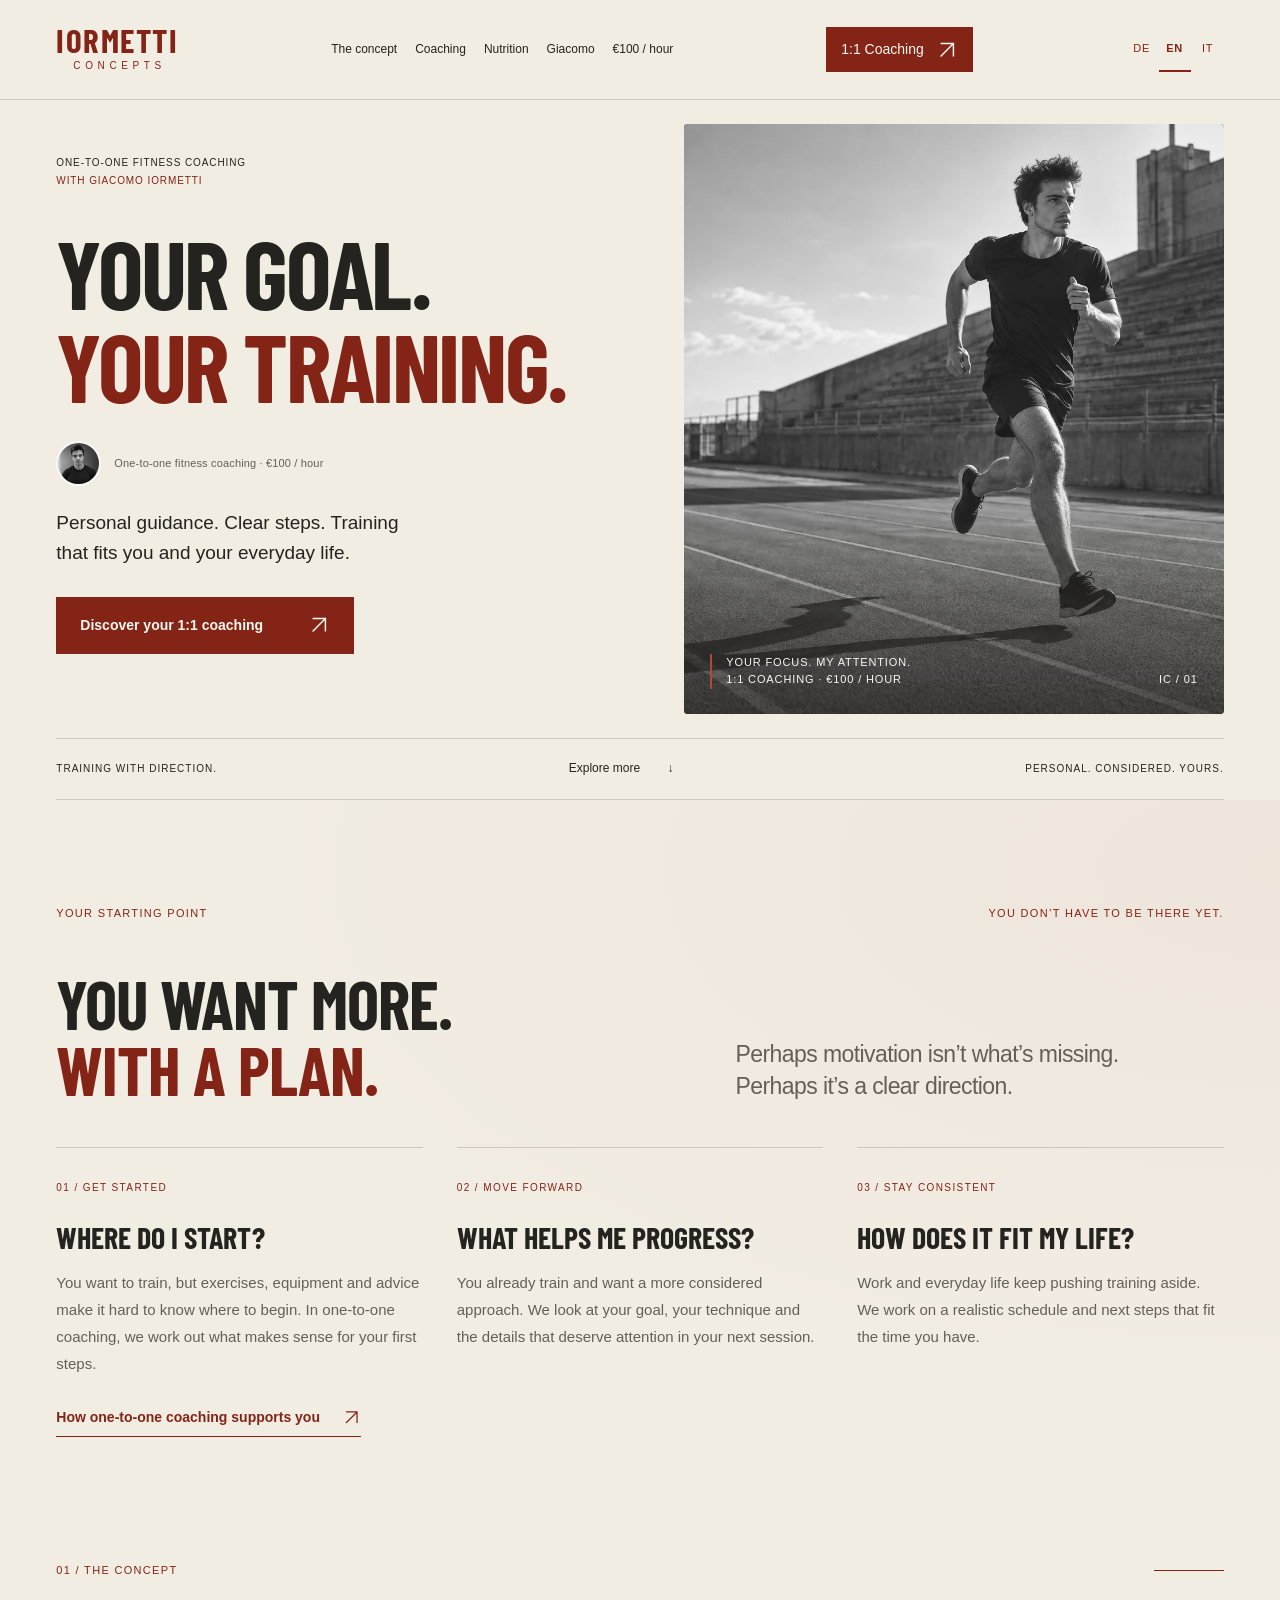
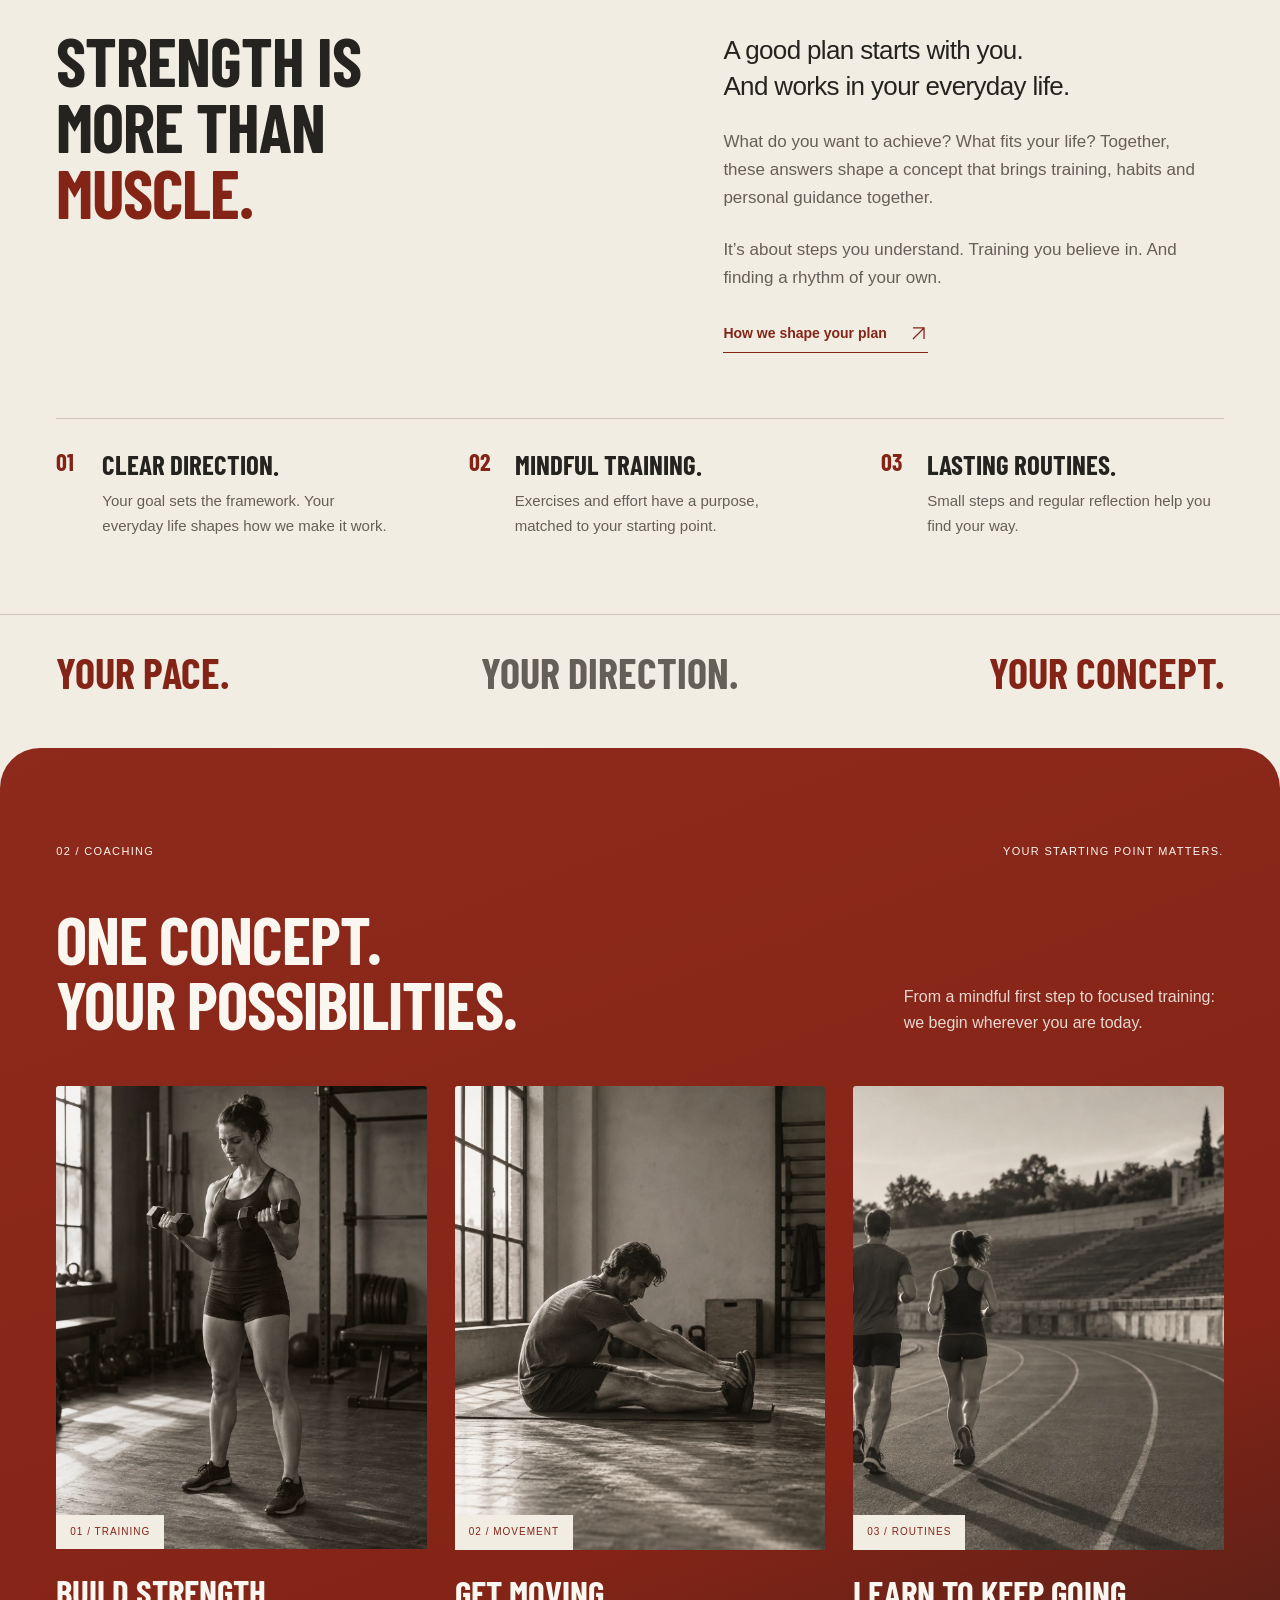
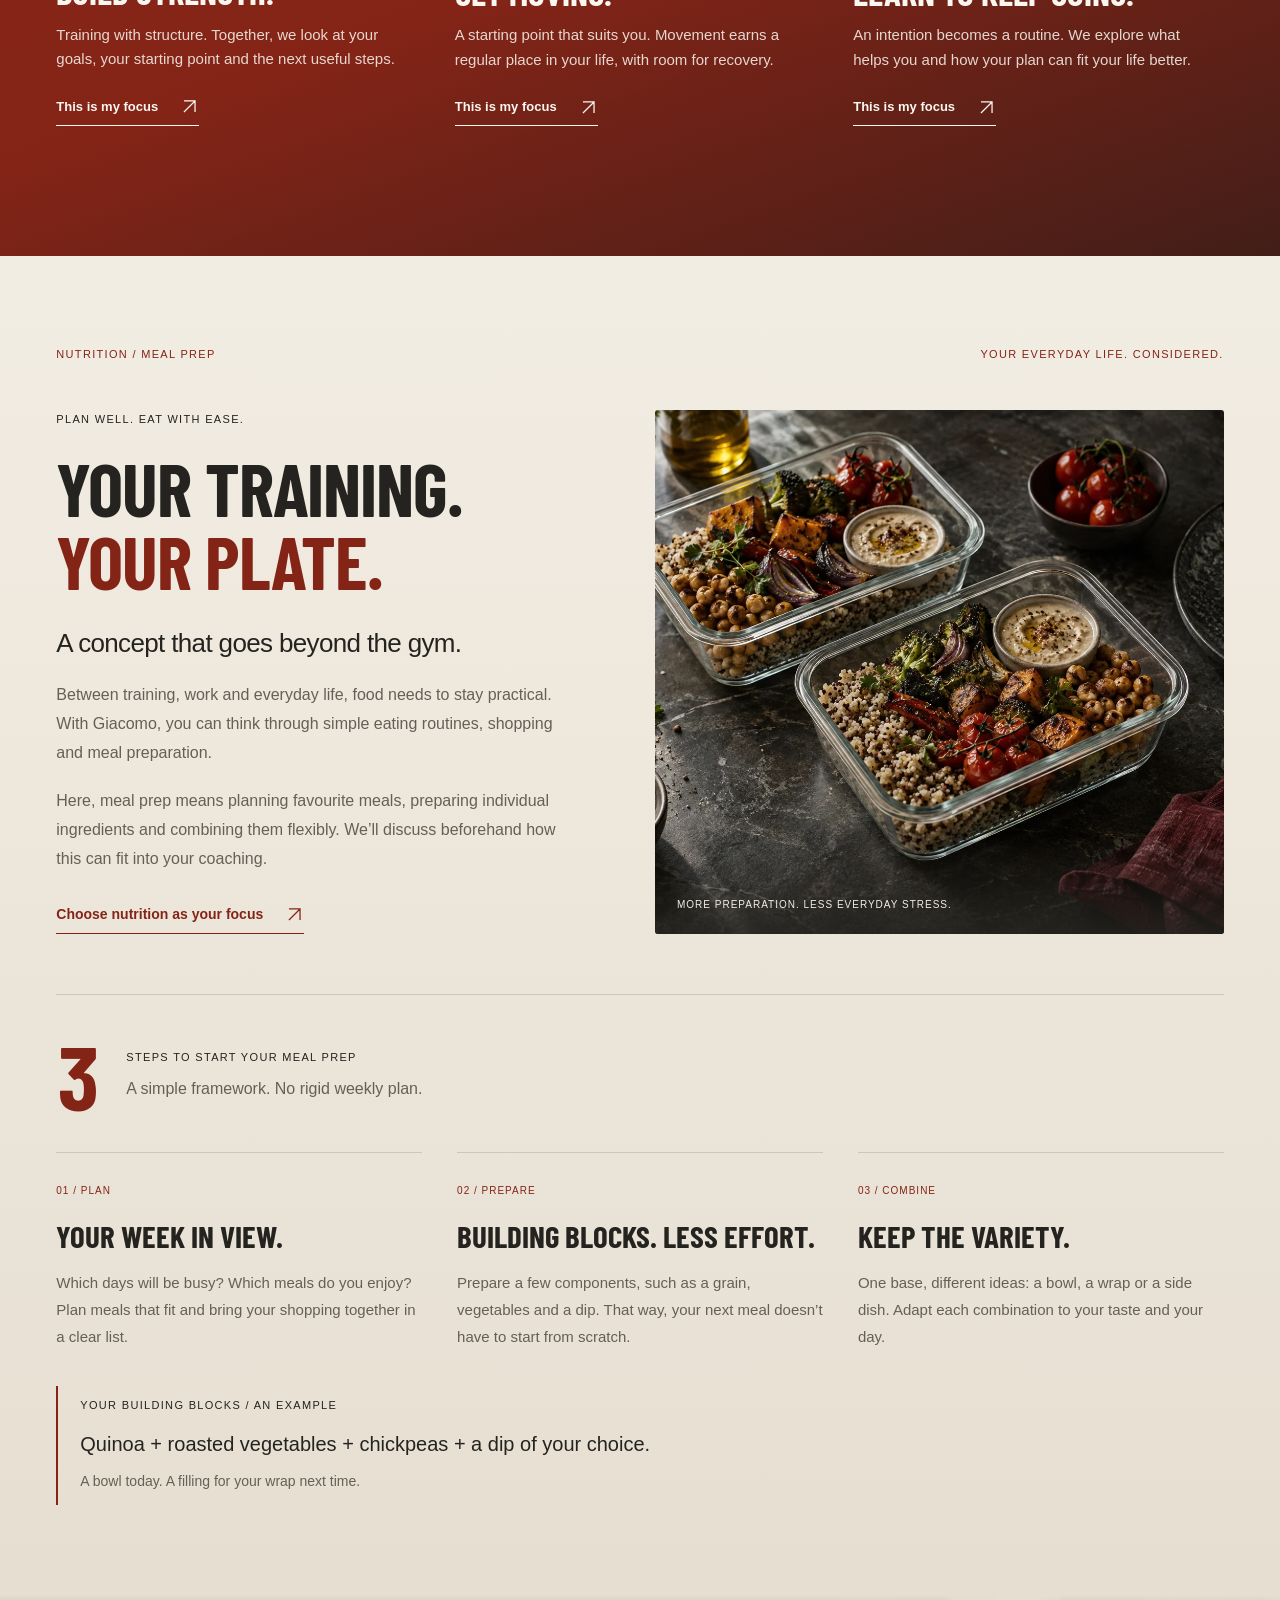
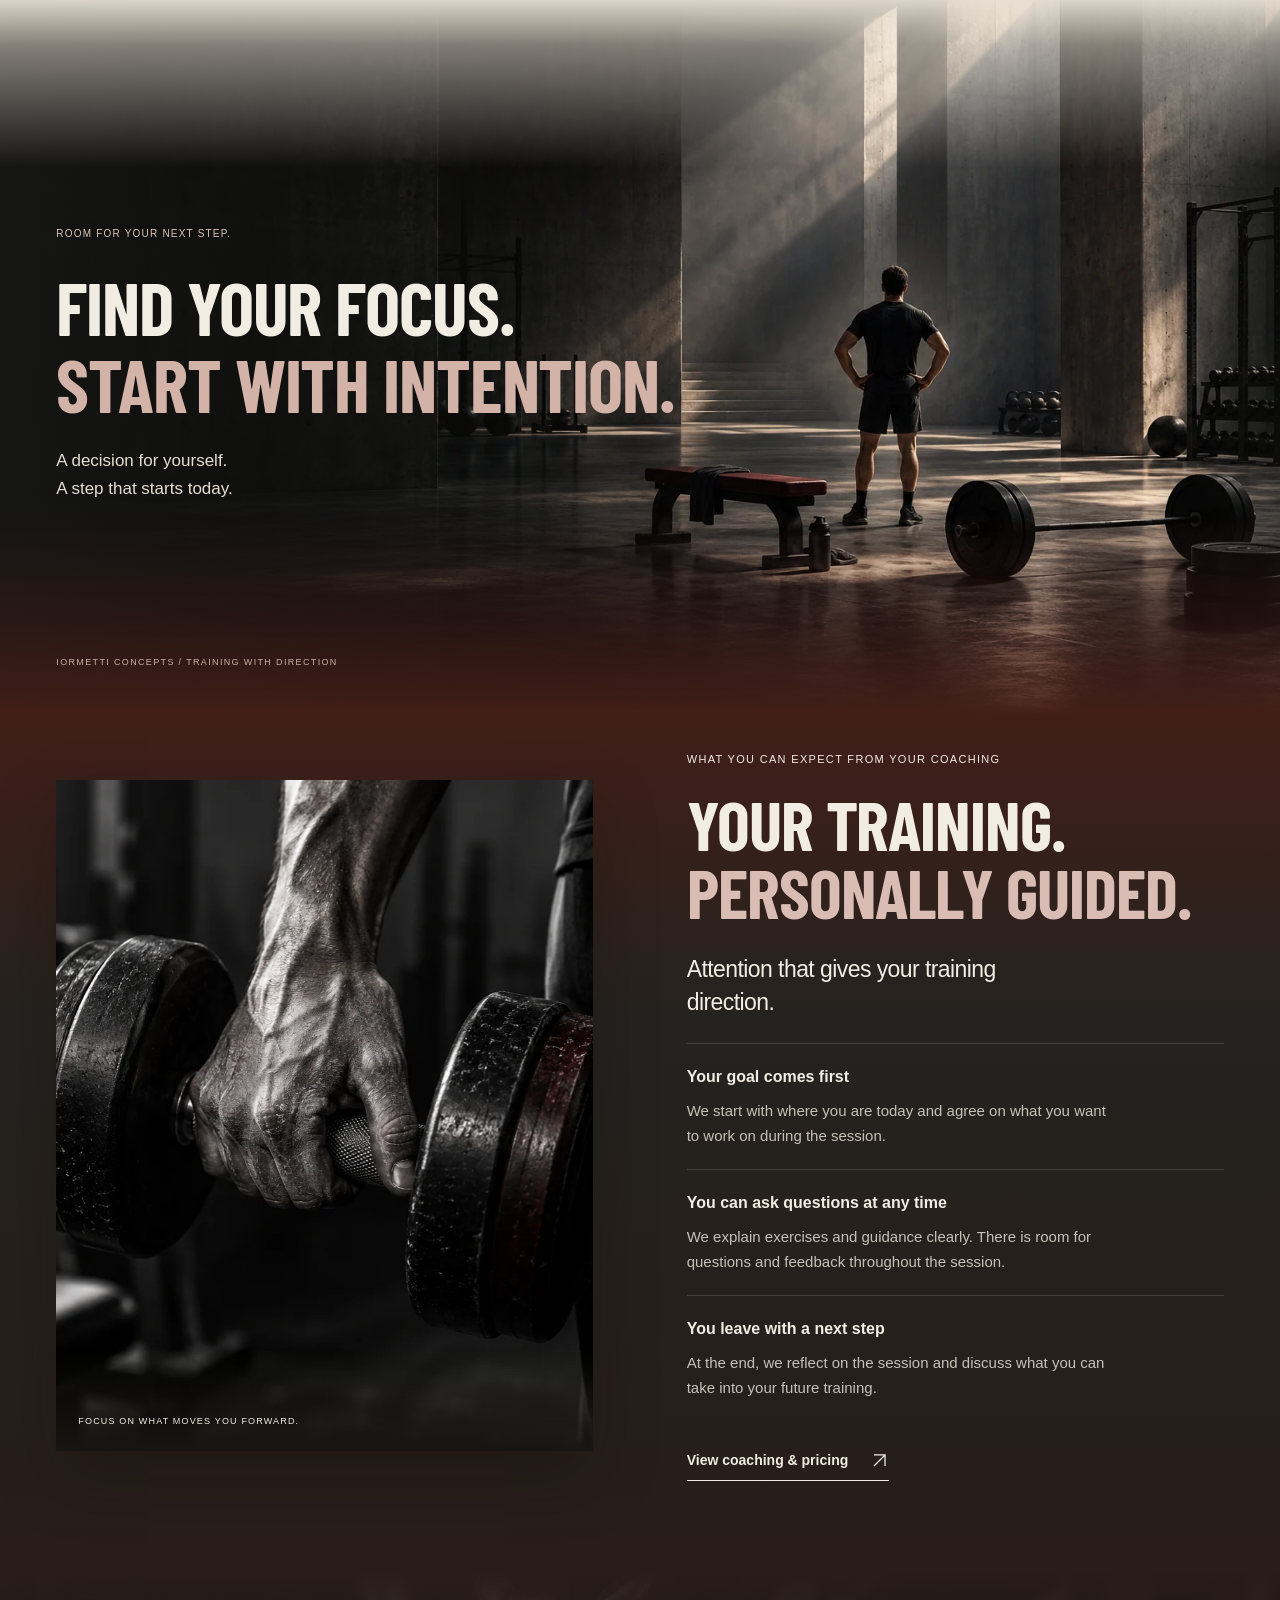
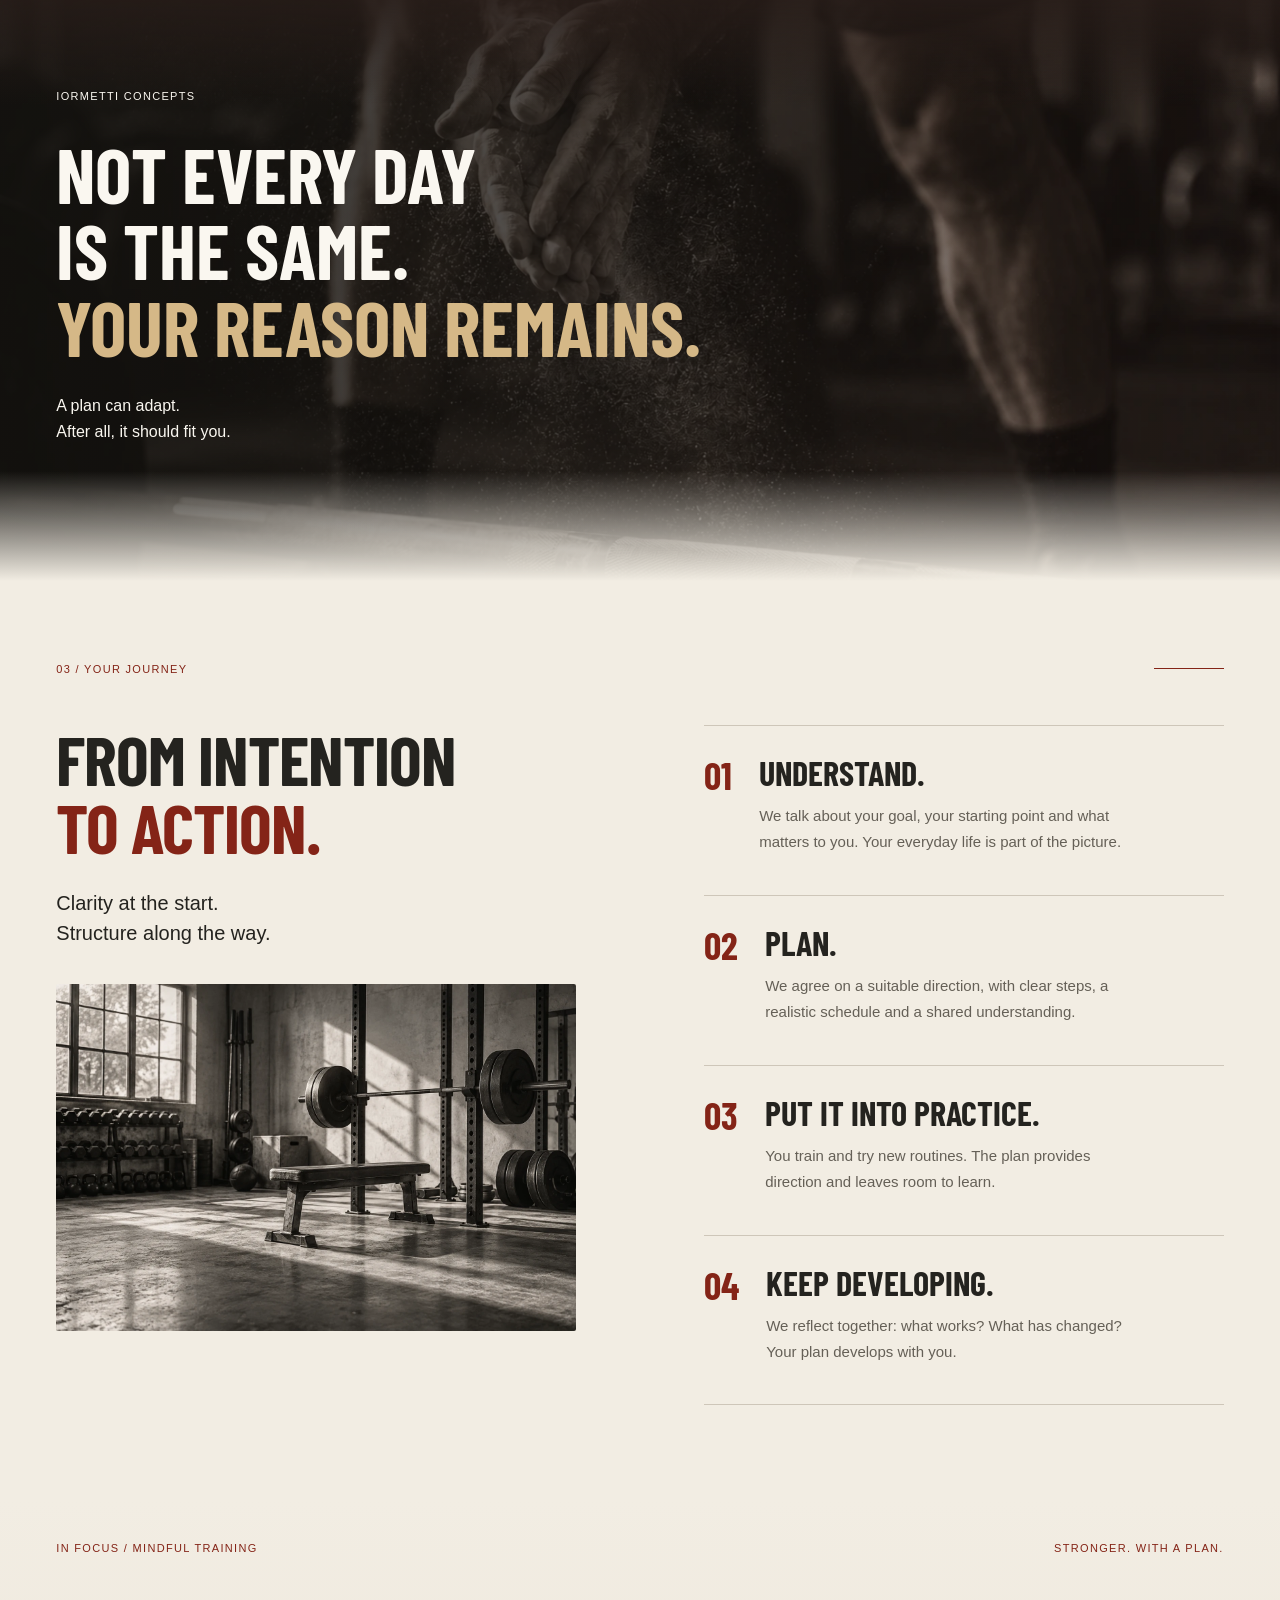
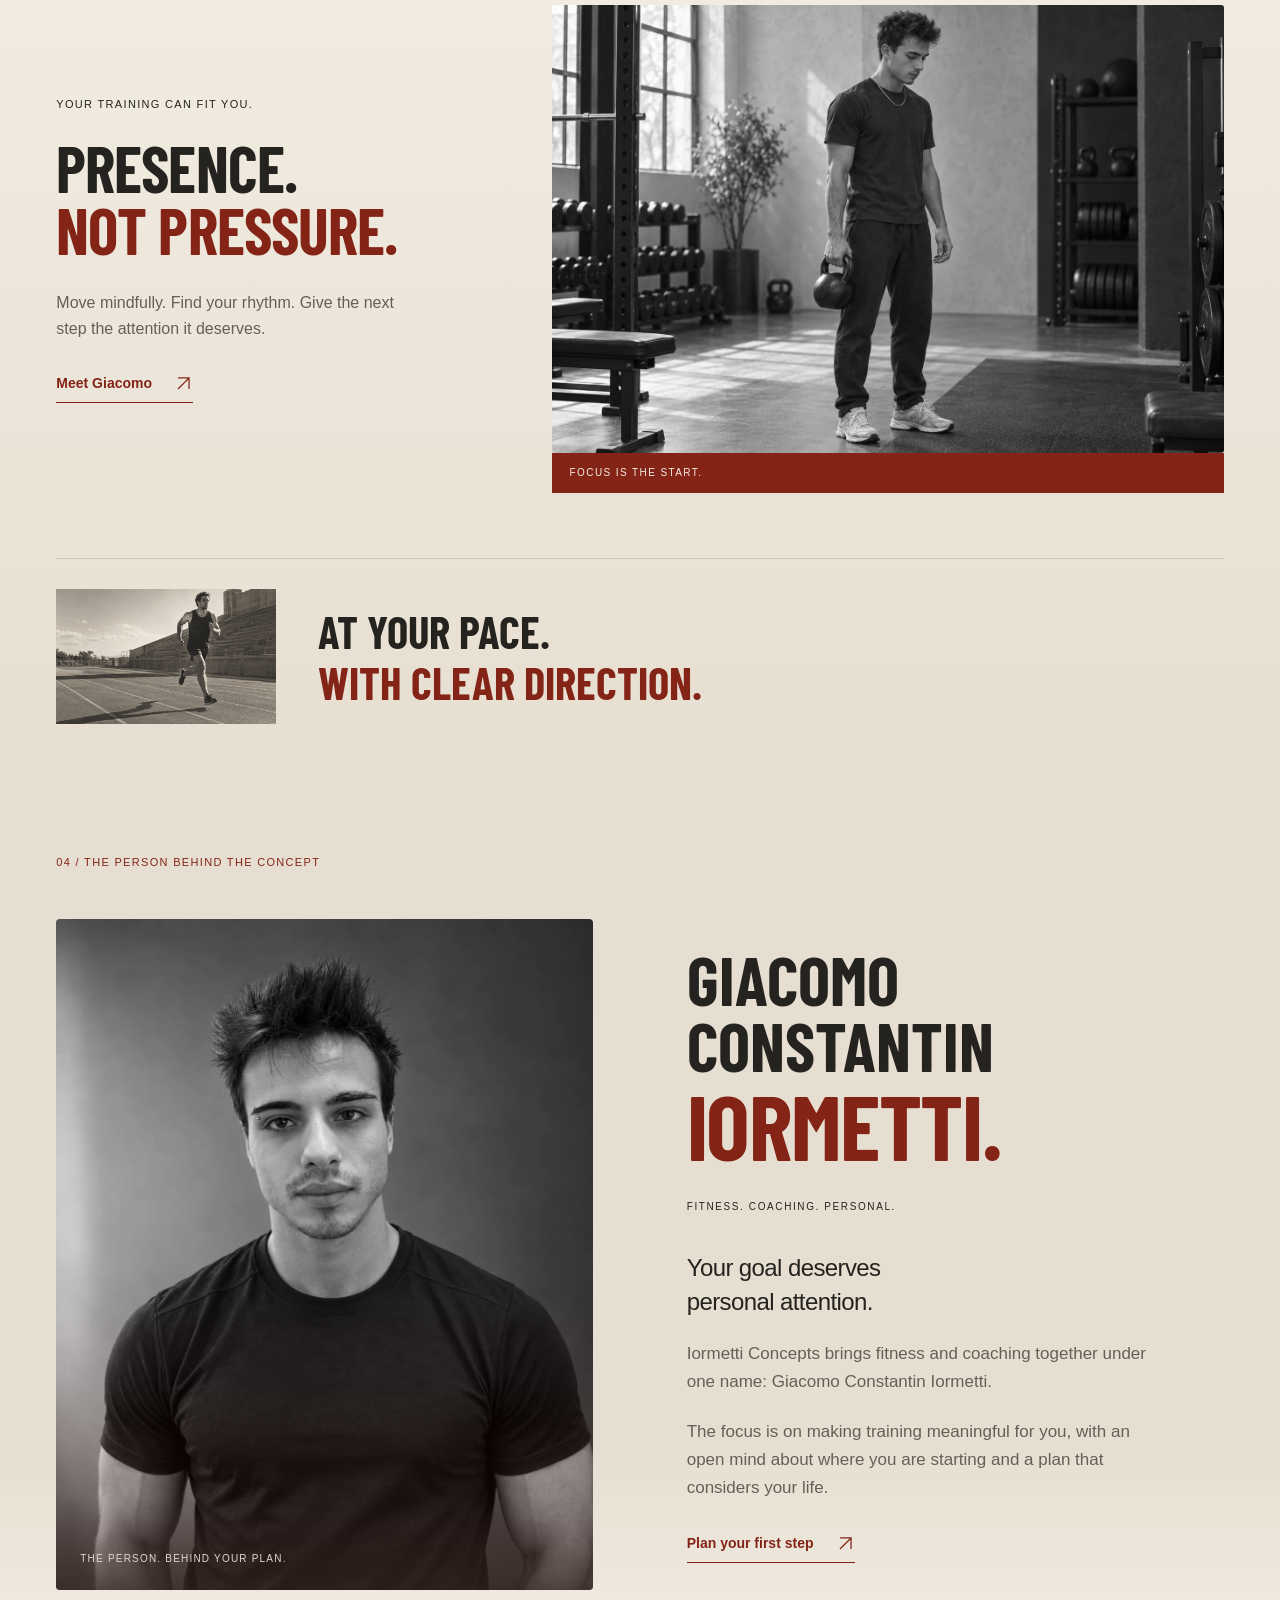
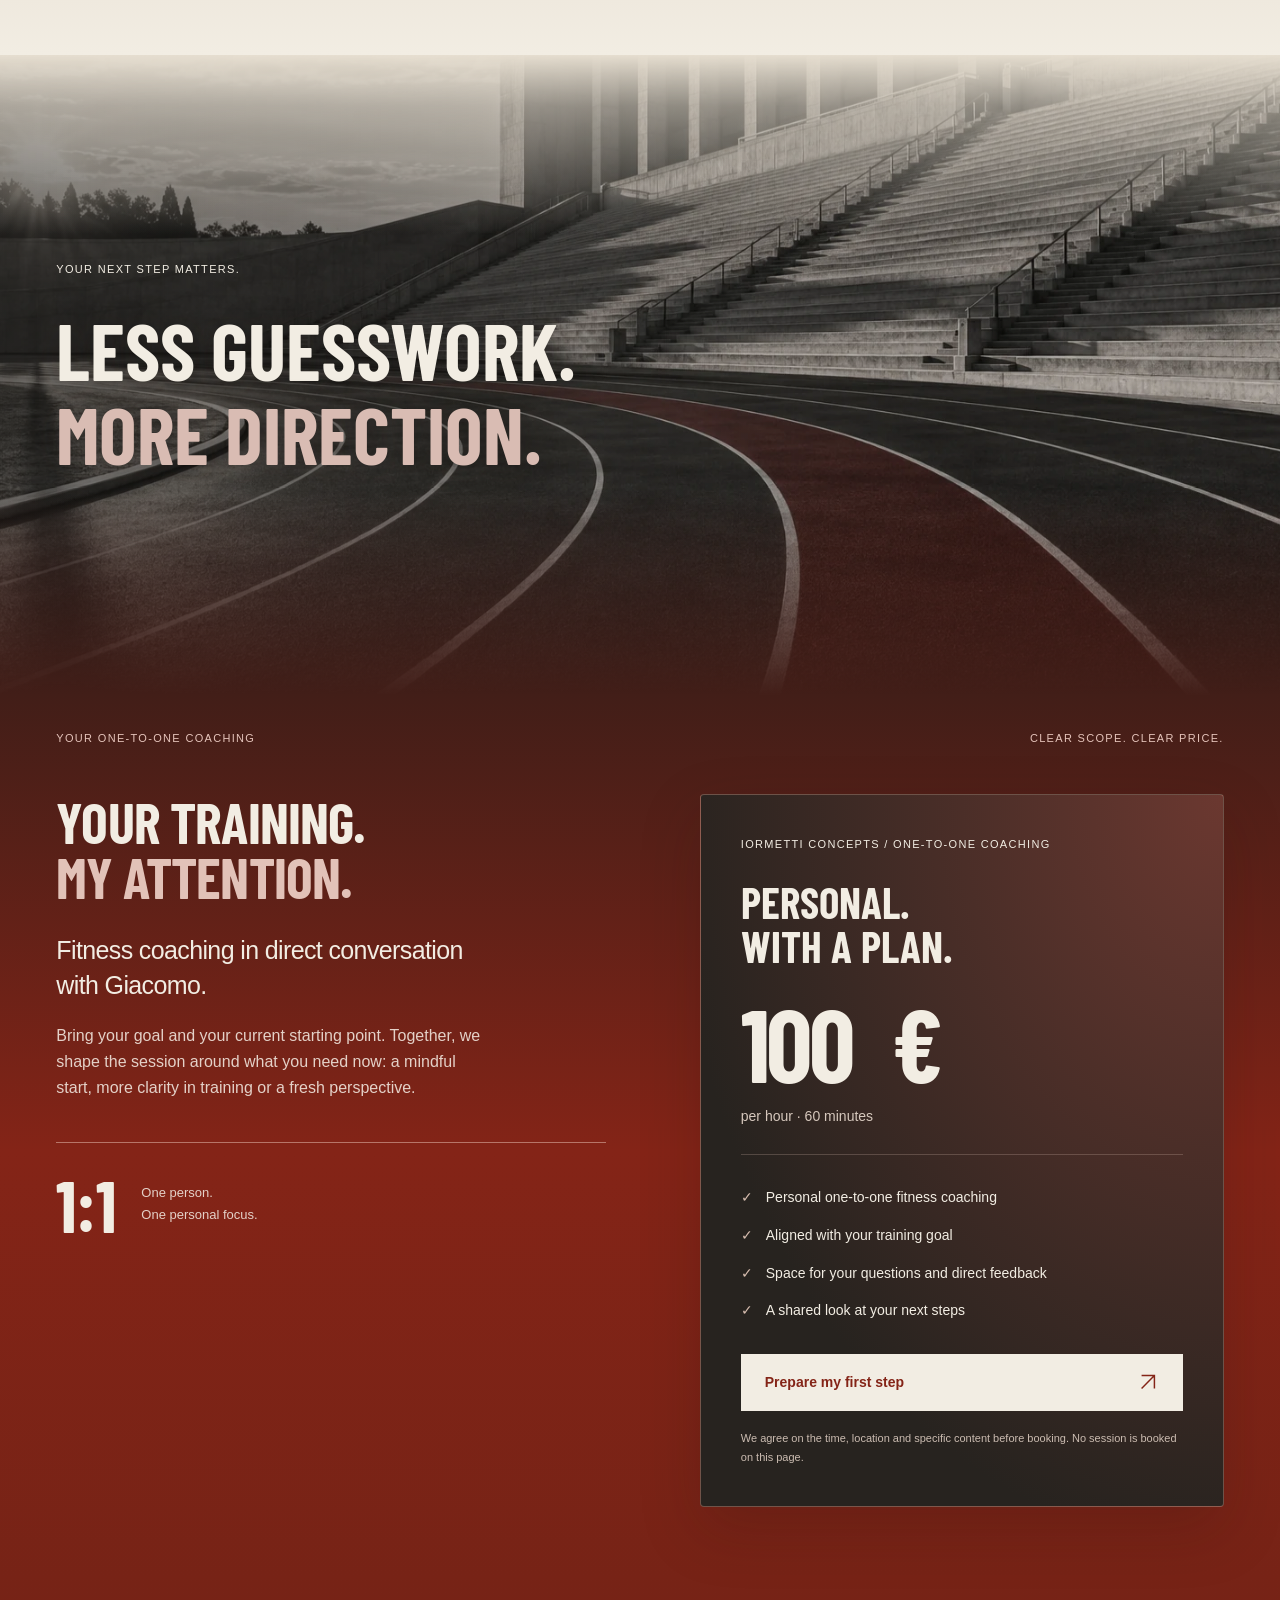
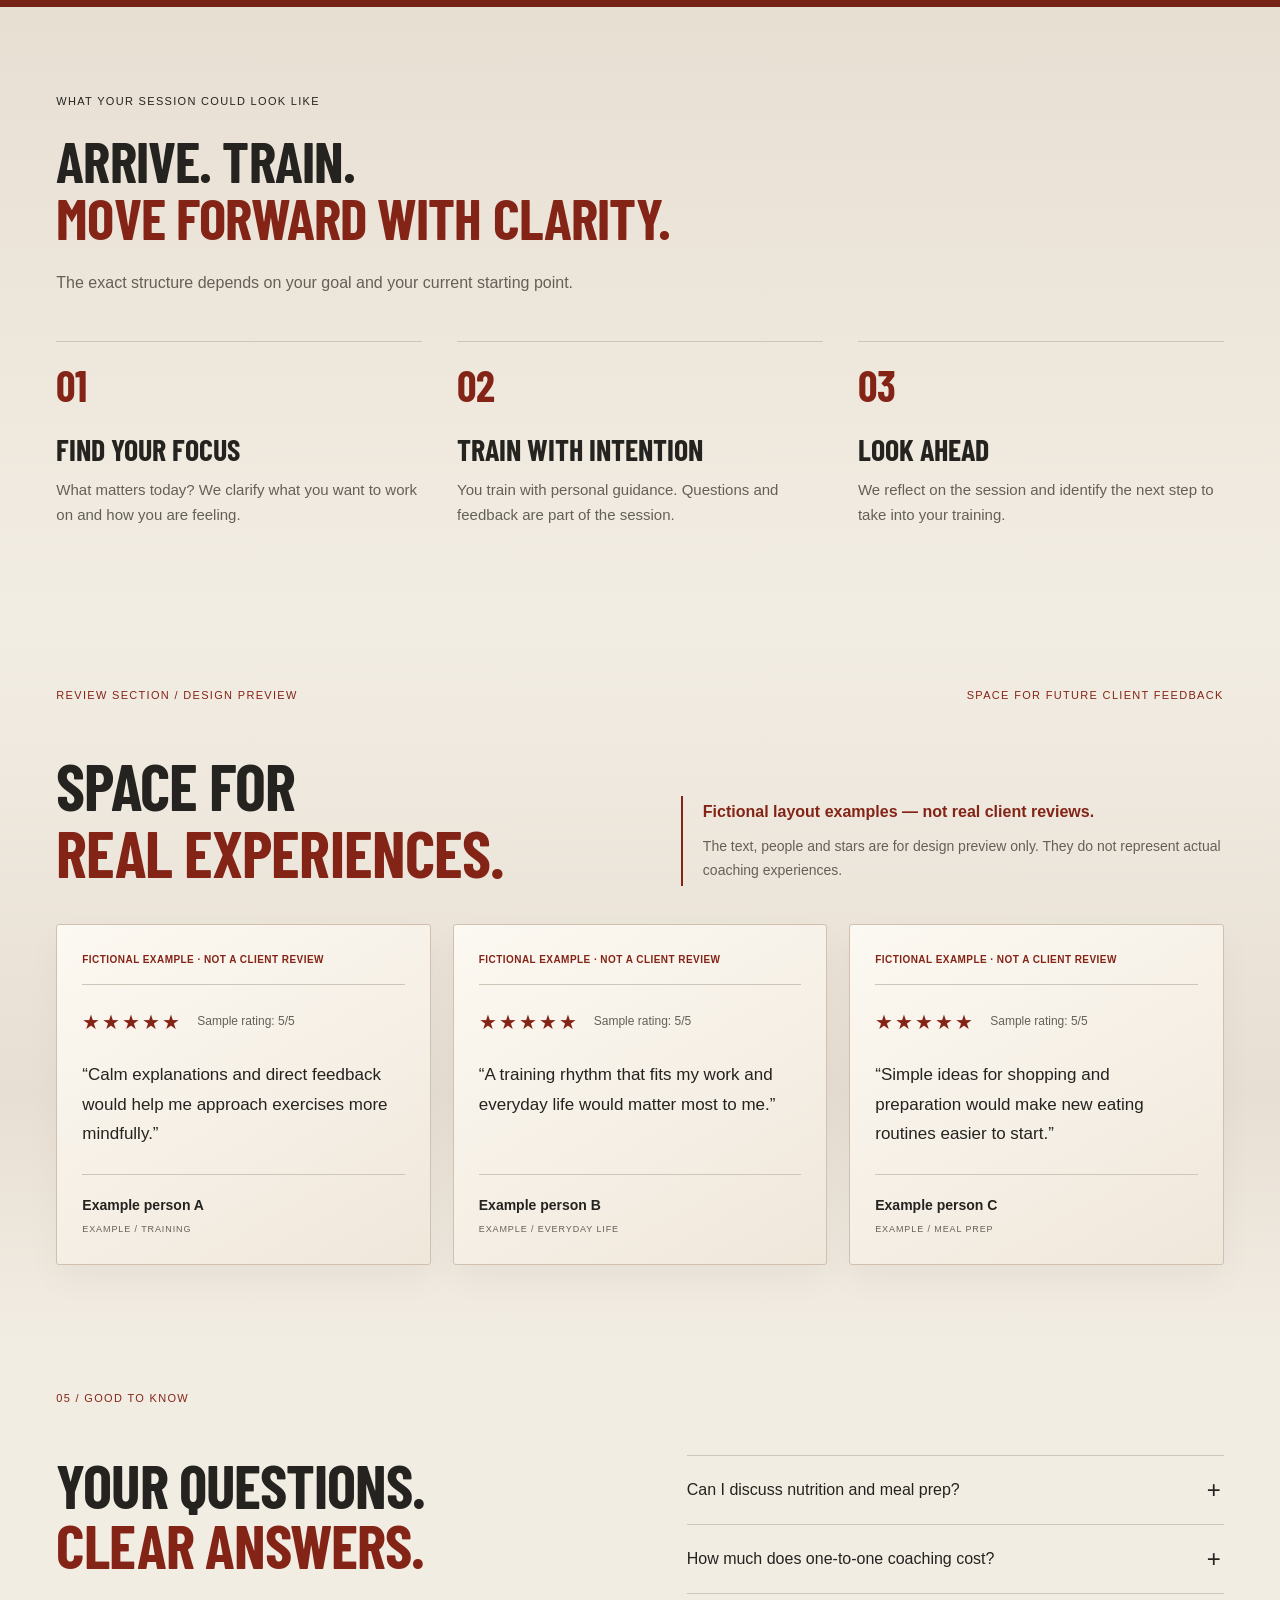
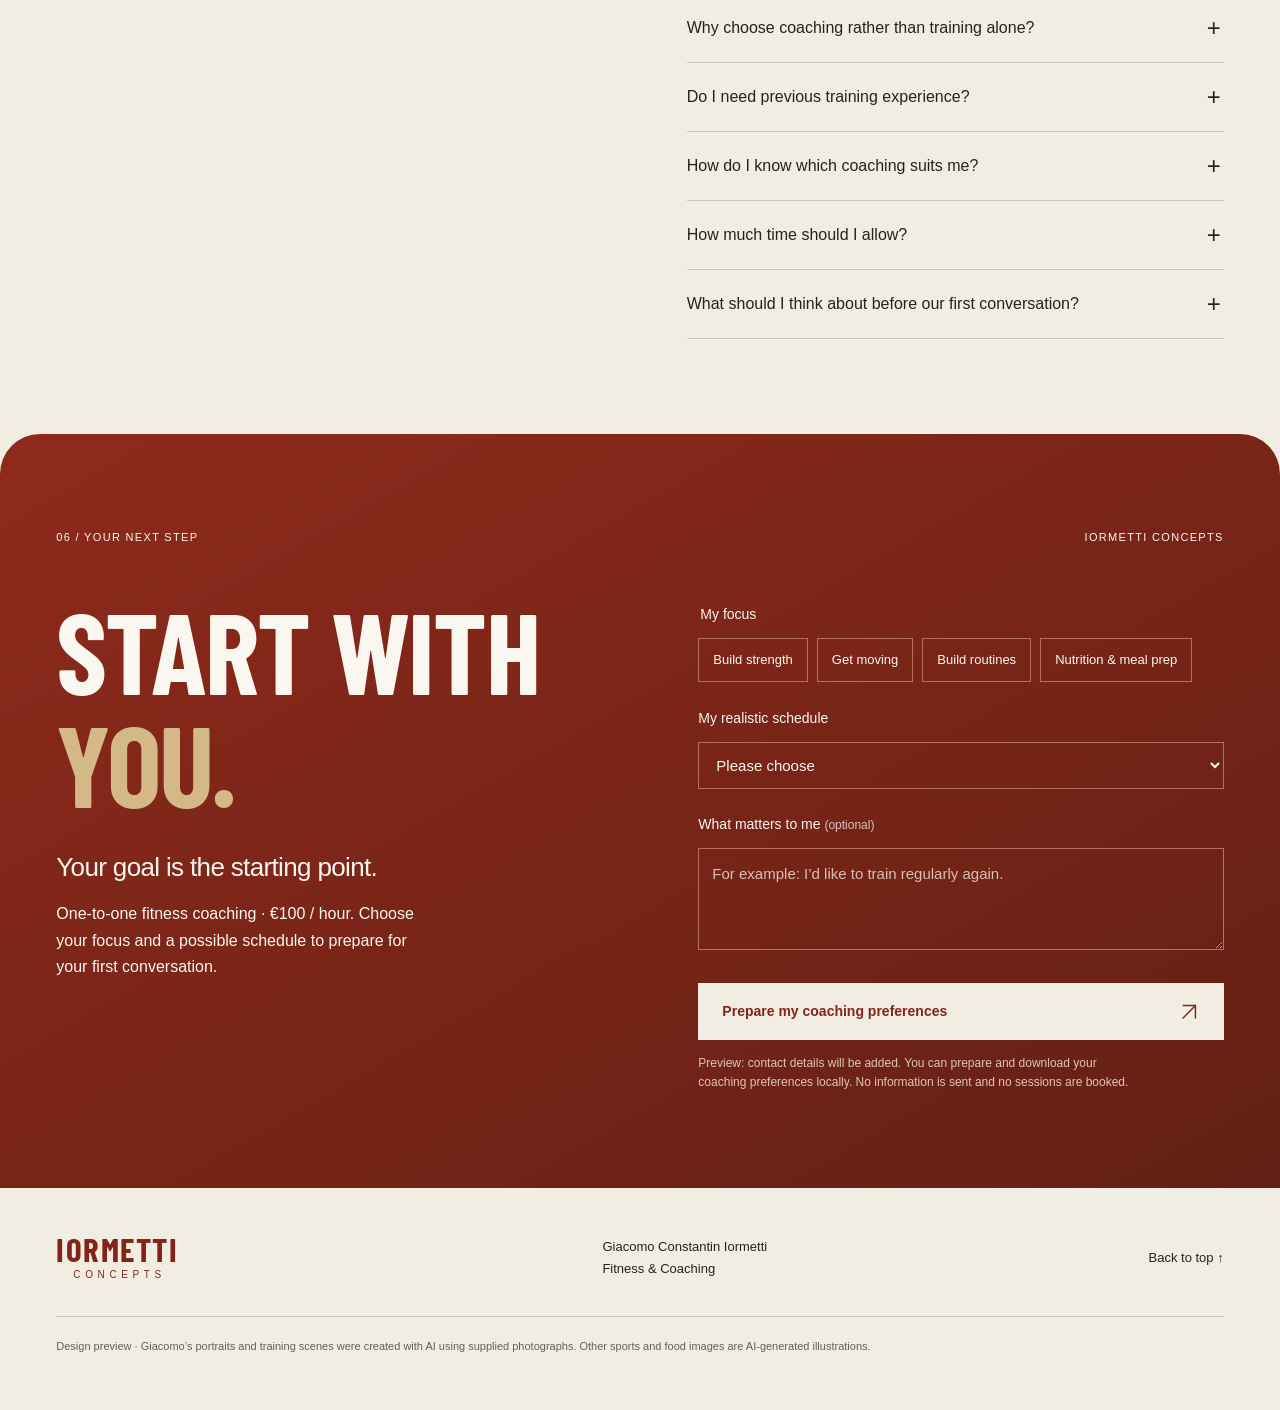
<file: en.html>
<!DOCTYPE html>

<html lang="en">
<head>
<meta charset="utf-8"/><meta content="width=device-width,initial-scale=1" name="viewport"/>
<title>Iormetti Concepts · One-to-one fitness coaching · €100 / hour</title>
<meta content="Iormetti Concepts by Giacomo Constantin Iormetti. Personal one-to-one fitness coaching for €100 per hour. Your goal, individual guidance and training that fits your everyday life." name="description"/>
<meta content="noindex,nofollow" name="robots"/><meta content="#842417" name="theme-color"/>
<link href="assets/favicon.svg" rel="icon" type="image/svg+xml"/><link href="styles.css?v=6" rel="stylesheet"/>
<link as="font" crossorigin="" href="assets/BarlowCondensed-Bold.ttf" rel="preload" type="font/ttf"/>
<script defer="" src="app.js?v=6"></script>
<link href="index.html" hreflang="de" rel="alternate"/><link href="en.html" hreflang="en" rel="alternate"/><link href="it.html" hreflang="it" rel="alternate"/></head>
<body>
<div aria-hidden="true" class="reading-progress"></div>
<a class="skip" href="#main">Skip to content</a>
<header class="header">
<a aria-label="Iormetti Concepts – Home" class="brand" href="#start"><span class="brand-name">IORMETTI<span>CONCEPTS</span></span></a>
<nav aria-label="Main navigation" class="desktop-nav"><a href="#konzept">The concept</a><a href="#coaching">Coaching</a><a href="#ernaehrung">Nutrition</a><a href="#giacomo">Giacomo</a><a href="#angebot">€100 / hour</a></nav>
<a class="header-cta" href="#angebot">1:1 Coaching <svg aria-hidden="true" class="arrow-icon" fill="none" focusable="false" stroke="currentColor" stroke-width="1.6" viewbox="0 0 24 24"><path d="M5 19 19 5M5 5h14v14"></path></svg></a>
<nav aria-label="Choose language" class="language-switch"><a href="index.html" hreflang="de" lang="de">DE</a><a aria-current="page" href="en.html" hreflang="en" lang="en">EN</a><a href="it.html" hreflang="it" lang="it">IT</a></nav>
<button aria-controls="mobile-nav" aria-expanded="false" class="menu-toggle"><span>Menu</span><span aria-hidden="true" class="menu-icon"></span></button>
<nav aria-label="Mobile navigation" class="mobile-nav" hidden="" id="mobile-nav"><a href="#konzept">The concept</a><a href="#coaching">Coaching</a><a href="#ablauf">Your journey</a><a href="#ernaehrung">Nutrition</a><a href="#giacomo">Giacomo</a><a href="#einstieg">Your first step <svg aria-hidden="true" class="arrow-icon" fill="none" focusable="false" stroke="currentColor" stroke-width="1.6" viewbox="0 0 24 24"><path d="M5 19 19 5M5 5h14v14"></path></svg></a></nav>
</header>
<main id="main">
<section aria-labelledby="hero-title" class="hero" id="start">
<div class="hero-copy"><p class="eyebrow">ONE-TO-ONE FITNESS COACHING <span>WITH GIACOMO IORMETTI</span></p>
<h1 id="hero-title">YOUR GOAL.<br/><span>YOUR TRAINING.</span></h1>
<div class="hero-bottom"><div class="coach-badge"><img alt="" height="56" src="assets/portrait-v3.webp" width="56"/><span>One-to-one fitness coaching · €100 / hour</span></div><p>Personal guidance. Clear steps. Training that fits you and your everyday life.</p><a class="button" href="#angebot">Discover your 1:1 coaching <svg aria-hidden="true" class="arrow-icon" fill="none" focusable="false" stroke="currentColor" stroke-width="1.6" viewbox="0 0 24 24"><path d="M5 19 19 5M5 5h14v14"></path></svg></a></div>
</div>
<figure class="hero-visual portrait-hero runner-hero"><img alt="Giacomo running in a stadium – AI-generated scene based on his photographs" fetchpriority="high" height="1024" src="assets/runner-v3.webp" width="1536"/><figcaption><span>YOUR FOCUS. MY ATTENTION.<br/>1:1 COACHING · €100 / HOUR</span><span class="figure-index">IC / 01</span></figcaption></figure>
<div class="hero-foot"><span>TRAINING WITH DIRECTION.</span><a href="#konzept">Explore more <span aria-hidden="true">↓</span></a><span>PERSONAL. CONSIDERED. YOURS.</span></div>
</section>
<section aria-labelledby="fit-title" class="fit-section section" id="fuer-dich"><div class="section-label"><span>YOUR STARTING POINT</span><span>YOU DON’T HAVE TO BE THERE YET.</span></div><div class="fit-intro"><h2 id="fit-title">YOU WANT MORE.<br/><em>WITH A PLAN.</em></h2><p class="lead">Perhaps motivation isn’t what’s missing.<br/>Perhaps it’s a clear direction.</p></div><div class="fit-cards"><article class="reveal"><span>01 / GET STARTED</span><h3>WHERE DO I START?</h3><p>You want to train, but exercises, equipment and advice make it hard to know where to begin. In one-to-one coaching, we work out what makes sense for your first steps.</p></article><article class="reveal"><span>02 / MOVE FORWARD</span><h3>WHAT HELPS ME PROGRESS?</h3><p>You already train and want a more considered approach. We look at your goal, your technique and the details that deserve attention in your next session.</p></article><article class="reveal"><span>03 / STAY CONSISTENT</span><h3>HOW DOES IT FIT MY LIFE?</h3><p>Work and everyday life keep pushing training aside. We work on a realistic schedule and next steps that fit the time you have.</p></article></div><a class="text-link" href="#angebot">How one-to-one coaching supports you <svg aria-hidden="true" class="arrow-icon" fill="none" focusable="false" stroke="currentColor" stroke-width="1.6" viewbox="0 0 24 24"><path d="M5 19 19 5M5 5h14v14"></path></svg></a></section>
<section aria-labelledby="concept-title" class="manifesto section" id="konzept">
<div class="section-label"><span>01 / THE CONCEPT</span><span class="short-line"></span></div>
<div class="manifesto-grid"><h2 id="concept-title">STRENGTH IS<br/>MORE THAN<br/><em>MUSCLE.</em></h2><div class="manifesto-copy reveal"><p class="lead">A good plan starts with you.<br/>And works in your everyday life.</p><p>What do you want to achieve? What fits your life? Together, these answers shape a concept that brings training, habits and personal guidance together.</p><p>It’s about steps you understand. Training you believe in. And finding a rhythm of your own.</p><a class="text-link" href="#ablauf">How we shape your plan <svg aria-hidden="true" class="arrow-icon" fill="none" focusable="false" stroke="currentColor" stroke-width="1.6" viewbox="0 0 24 24"><path d="M5 19 19 5M5 5h14v14"></path></svg></a></div></div>
<div class="principles"><article><span class="ordinal">01</span><h3>CLEAR DIRECTION.</h3><p>Your goal sets the framework. Your everyday life shapes how we make it work.</p></article><article><span class="ordinal">02</span><h3>MINDFUL TRAINING.</h3><p>Exercises and effort have a purpose, matched to your starting point.</p></article><article><span class="ordinal">03</span><h3>LASTING ROUTINES.</h3><p>Small steps and regular reflection help you find your way.</p></article></div>
</section>
<div aria-hidden="true" class="chapter-ribbon"><span>YOUR PACE.</span><span>YOUR DIRECTION.</span><span>YOUR CONCEPT.</span></div>
<section aria-labelledby="coaching-title" class="coaching section" id="coaching">
<div class="section-label"><span>02 / COACHING</span><span>YOUR STARTING POINT MATTERS.</span></div>
<div class="section-heading"><h2 id="coaching-title">ONE CONCEPT.<br/><em>YOUR POSSIBILITIES.</em></h2><p>From a mindful first step to focused training: we begin wherever you are today.</p></div>
<div class="service-grid"><article class="service reveal"><figure><img alt="Athlete performing a focused strength exercise with dumbbells" height="1402" loading="lazy" src="assets/training.webp" width="1122"/><span>01 / TRAINING</span></figure><div><h3>BUILD STRENGTH.</h3><p>Training with structure. Together, we look at your goals, your starting point and the next useful steps.</p><a class="text-link" data-goal="Kraft aufbauen" href="#einstieg">This is my focus <svg aria-hidden="true" class="arrow-icon" fill="none" focusable="false" stroke="currentColor" stroke-width="1.6" viewbox="0 0 24 24"><path d="M5 19 19 5M5 5h14v14"></path></svg></a></div></article>
<article class="service reveal"><figure><img alt="Anonymous athlete performing a gentle mobility exercise" height="1402" loading="lazy" src="assets/mobility.webp" width="1122"/><span>02 / MOVEMENT</span></figure><div><h3>GET MOVING.</h3><p>A starting point that suits you. Movement earns a regular place in your life, with room for recovery.</p><a class="text-link" data-goal="In Bewegung kommen" href="#einstieg">This is my focus <svg aria-hidden="true" class="arrow-icon" fill="none" focusable="false" stroke="currentColor" stroke-width="1.6" viewbox="0 0 24 24"><path d="M5 19 19 5M5 5h14v14"></path></svg></a></div></article>
<article class="service reveal"><figure><img alt="Two adults running together on a track" height="1024" loading="lazy" src="assets/routine.webp" width="1536"/><span>03 / ROUTINES</span></figure><div><h3>LEARN TO KEEP GOING.</h3><p>An intention becomes a routine. We explore what helps you and how your plan can fit your life better.</p><a class="text-link" data-goal="Routinen entwickeln" href="#einstieg">This is my focus <svg aria-hidden="true" class="arrow-icon" fill="none" focusable="false" stroke="currentColor" stroke-width="1.6" viewbox="0 0 24 24"><path d="M5 19 19 5M5 5h14v14"></path></svg></a></div></article></div>
</section>
<section aria-labelledby="nutrition-title" class="nutrition section" id="ernaehrung">
<div class="section-label"><span>NUTRITION / MEAL PREP</span><span>YOUR EVERYDAY LIFE. CONSIDERED.</span></div>
<div class="nutrition-grid"><div class="nutrition-copy"><p class="eyebrow">PLAN WELL. EAT WITH EASE.</p><h2 id="nutrition-title">YOUR TRAINING.<br/><em>YOUR PLATE.</em></h2><p class="lead">A concept that goes beyond the gym.</p><p>Between training, work and everyday life, food needs to stay practical. With Giacomo, you can think through simple eating routines, shopping and meal preparation.</p><p>Here, meal prep means planning favourite meals, preparing individual ingredients and combining them flexibly. We’ll discuss beforehand how this can fit into your coaching.</p><a class="text-link" data-goal="Ernährung &amp; Meal Prep" href="#einstieg">Choose nutrition as your focus <svg aria-hidden="true" class="arrow-icon" fill="none" stroke="currentColor" stroke-width="1.6" viewbox="0 0 24 24"><path d="M5 19 19 5M5 5h14v14"></path></svg></a></div><figure class="nutrition-photo reveal"><img alt="Prepared meals with quinoa, vegetables and chickpeas on dark stone" height="1024" loading="lazy" src="assets/meal-prep-v5.webp" width="1536"/><figcaption>MORE PREPARATION. LESS EVERYDAY STRESS.</figcaption></figure></div>
<div class="prep-heading"><span class="prep-number" data-count="3"><span aria-hidden="true">3</span><span class="sr-only">3</span></span><div><p class="eyebrow">STEPS TO START YOUR MEAL PREP</p><p>A simple framework. No rigid weekly plan.</p></div></div>
<div class="prep-grid"><article class="reveal"><span>01 / PLAN</span><h3>YOUR WEEK IN VIEW.</h3><p>Which days will be busy? Which meals do you enjoy? Plan meals that fit and bring your shopping together in a clear list.</p></article><article class="reveal"><span>02 / PREPARE</span><h3>BUILDING BLOCKS. LESS EFFORT.</h3><p>Prepare a few components, such as a grain, vegetables and a dip. That way, your next meal doesn’t have to start from scratch.</p></article><article class="reveal"><span>03 / COMBINE</span><h3>KEEP THE VARIETY.</h3><p>One base, different ideas: a bowl, a wrap or a side dish. Adapt each combination to your taste and your day.</p></article></div>
<div class="prep-example"><p class="eyebrow">YOUR BUILDING BLOCKS / AN EXAMPLE</p><p>Quinoa + roasted vegetables + chickpeas + a dip of your choice.</p><span>A bowl today. A filling for your wrap next time.</span></div></section>
<section aria-labelledby="cinema-title" class="cinema-section"><img alt="Anonymous athlete in a spacious training hall with dramatic daylight" decoding="async" height="1024" loading="lazy" src="assets/cinema-v6.webp" width="1536"/><div class="cinema-copy reveal"><p class="eyebrow">ROOM FOR YOUR NEXT STEP.</p><h2 id="cinema-title">FIND YOUR FOCUS.<br/><em>START WITH INTENTION.</em></h2><p>A decision for yourself.<br/>A step that starts today.</p></div><span class="cinema-caption">IORMETTI CONCEPTS / TRAINING WITH DIRECTION</span></section><section aria-labelledby="value-title" class="value-section section"><div class="value-photo"><img alt="Black-and-white detail of a hand gripping a dumbbell" height="1024" loading="lazy" src="assets/strength-detail-v3.webp" width="1536"/><span>FOCUS ON WHAT MOVES YOU FORWARD.</span></div><div class="value-copy"><p class="eyebrow">WHAT YOU CAN EXPECT FROM YOUR COACHING</p><h2 id="value-title">YOUR TRAINING.<br/><em>PERSONALLY GUIDED.</em></h2><p class="lead">Attention that gives your training direction.</p><dl class="value-list"><div><dt>Your goal comes first</dt><dd>We start with where you are today and agree on what you want to work on during the session.</dd></div><div><dt>You can ask questions at any time</dt><dd>We explain exercises and guidance clearly. There is room for questions and feedback throughout the session.</dd></div><div><dt>You leave with a next step</dt><dd>At the end, we reflect on the session and discuss what you can take into your future training.</dd></div></dl><a class="text-link" href="#angebot">View coaching &amp; pricing <svg aria-hidden="true" class="arrow-icon" fill="none" focusable="false" stroke="currentColor" stroke-width="1.6" viewbox="0 0 24 24"><path d="M5 19 19 5M5 5h14v14"></path></svg></a></div></section>
<section aria-label="Our approach" class="statement"><img alt="Close-up of chalk-covered hands before strength training" height="1024" loading="lazy" src="assets/chalk.webp" width="1536"/><div class="statement-content"><p class="eyebrow">IORMETTI CONCEPTS</p><p class="statement-title">NOT EVERY DAY<br/>IS THE SAME.<br/><span>YOUR REASON REMAINS.</span></p><p>A plan can adapt.<br/>After all, it should fit you.</p></div></section>
<section aria-labelledby="process-title" class="process section" id="ablauf"><div class="section-label"><span>03 / YOUR JOURNEY</span><span class="short-line"></span></div><div class="process-grid"><div><h2 id="process-title">FROM INTENTION<br/><em>TO ACTION.</em></h2><p class="process-intro">Clarity at the start.<br/>Structure along the way.</p><figure class="process-image"><img alt="Quiet training room with a bench and weights in natural light" height="1024" loading="lazy" src="assets/studio.webp" width="1536"/></figure></div><ol class="steps"><li><span>01</span><div><h3>UNDERSTAND.</h3><p>We talk about your goal, your starting point and what matters to you. Your everyday life is part of the picture.</p></div></li><li><span>02</span><div><h3>PLAN.</h3><p>We agree on a suitable direction, with clear steps, a realistic schedule and a shared understanding.</p></div></li><li><span>03</span><div><h3>PUT IT INTO PRACTICE.</h3><p>You train and try new routines. The plan provides direction and leaves room to learn.</p></div></li><li><span>04</span><div><h3>KEEP DEVELOPING.</h3><p>We reflect together: what works? What has changed? Your plan develops with you.</p></div></li></ol></div></section>
<section aria-labelledby="training-story-title" class="training-story section"><div class="section-label"><span>IN FOCUS / MINDFUL TRAINING</span><span>STRONGER. WITH A PLAN.</span></div><div class="training-story-grid"><div class="training-story-copy reveal"><p class="eyebrow">YOUR TRAINING CAN FIT YOU.</p><h2 id="training-story-title">PRESENCE.<br/><em>NOT PRESSURE.</em></h2><p>Move mindfully. Find your rhythm. Give the next step the attention it deserves.</p><a class="text-link" href="#giacomo">Meet Giacomo <svg aria-hidden="true" class="arrow-icon" fill="none" focusable="false" stroke="currentColor" stroke-width="1.6" viewbox="0 0 24 24"><path d="M5 19 19 5M5 5h14v14"></path></svg></a></div><figure class="training-story-image reveal"><img alt="Giacomo with a kettlebell – AI-generated training scene" height="1024" loading="lazy" src="assets/giacomo-training.webp" width="1536"/><figcaption>FOCUS IS THE START.</figcaption></figure></div><div class="athletic-strip"><figure><img alt="Illustrative runner on a sunlit track" height="1024" loading="lazy" src="assets/hero.webp" width="1536"/></figure><p>AT YOUR PACE.<br/><span>WITH CLEAR DIRECTION.</span></p></div></section>
<section aria-labelledby="person-title" class="person section" id="giacomo"><div class="section-label"><span>04 / THE PERSON BEHIND THE CONCEPT</span></div><div class="person-grid"><figure class="person-portrait reveal"><img alt="Black-and-white portrait of Giacomo – created with AI from his photographs" height="1402" loading="lazy" src="assets/portrait-v3.webp" width="1122"/><figcaption>THE PERSON. BEHIND YOUR PLAN.</figcaption></figure><div class="person-editorial"><div class="person-name"><p>GIACOMO<br/>CONSTANTIN</p><h2 id="person-title">IORMETTI.</h2><span>FITNESS. COACHING. PERSONAL.</span></div><div class="person-copy"><p class="lead">Your goal deserves<br/>personal attention.</p><p>Iormetti Concepts brings fitness and coaching together under one name: Giacomo Constantin Iormetti.</p><p>The focus is on making training meaningful for you, with an open mind about where you are starting and a plan that considers your life.</p><a class="text-link" href="#einstieg">Plan your first step <svg aria-hidden="true" class="arrow-icon" fill="none" focusable="false" stroke="currentColor" stroke-width="1.6" viewbox="0 0 24 24"><path d="M5 19 19 5M5 5h14v14"></path></svg></a></div></div></div></section>
<section aria-label="Your direction" class="track-interlude"><img alt="Stadium with a curved running track and a subtle red lane" height="1024" loading="lazy" src="assets/track-v3.webp" width="1536"/><div class="track-copy reveal"><p class="eyebrow">YOUR NEXT STEP MATTERS.</p><p>LESS GUESSWORK.<br/><span>MORE DIRECTION.</span></p></div></section>
<section aria-labelledby="offer-title" class="offer-section section" id="angebot"><div class="section-label"><span>YOUR ONE-TO-ONE COACHING</span><span>CLEAR SCOPE. CLEAR PRICE.</span></div><div class="offer-grid"><div class="offer-intro"><h2 id="offer-title">YOUR TRAINING.<br/><em>MY ATTENTION.</em></h2><p class="lead">Fitness coaching in direct conversation with Giacomo.</p><p>Bring your goal and your current starting point. Together, we shape the session around what you need now: a mindful start, more clarity in training or a fresh perspective.</p><div class="offer-note"><span>1:1</span><p>One person.<br/>One personal focus.</p></div></div><article aria-label="One-to-one fitness coaching price" class="price-card reveal"><p class="eyebrow">IORMETTI CONCEPTS / ONE-TO-ONE COACHING</p><h3>PERSONAL.<br/>WITH A PLAN.</h3><p class="price"><span><span data-count="100"><span aria-hidden="true">100</span><span class="sr-only">100</span></span> €</span><span>per hour · <span data-count="60"><span aria-hidden="true">60</span><span class="sr-only">60</span></span> minutes</span></p><ul><li>Personal one-to-one fitness coaching</li><li>Aligned with your training goal</li><li>Space for your questions and direct feedback</li><li>A shared look at your next steps</li></ul><a class="button light" href="#einstieg">Prepare my first step <svg aria-hidden="true" class="arrow-icon" fill="none" focusable="false" stroke="currentColor" stroke-width="1.6" viewbox="0 0 24 24"><path d="M5 19 19 5M5 5h14v14"></path></svg></a><p class="price-footnote">We agree on the time, location and specific content before booking. No session is booked on this page.</p></article></div></section>
<section aria-labelledby="session-title" class="session-section section"><div class="session-header"><p class="eyebrow">WHAT YOUR SESSION COULD LOOK LIKE</p><h2 id="session-title">ARRIVE. TRAIN.<br/><em>MOVE FORWARD WITH CLARITY.</em></h2><p>The exact structure depends on your goal and your current starting point.</p></div><div class="session-grid"><article class="reveal"><span>01</span><h3>FIND YOUR FOCUS</h3><p>What matters today? We clarify what you want to work on and how you are feeling.</p></article><article class="reveal"><span>02</span><h3>TRAIN WITH INTENTION</h3><p>You train with personal guidance. Questions and feedback are part of the session.</p></article><article class="reveal"><span>03</span><h3>LOOK AHEAD</h3><p>We reflect on the session and identify the next step to take into your training.</p></article></div></section>
<section aria-labelledby="reviews-title" class="reviews-demo section" id="bewertungen"><div class="section-label"><span>REVIEW SECTION / DESIGN PREVIEW</span><span>SPACE FOR FUTURE CLIENT FEEDBACK</span></div><div class="reviews-heading"><h2 id="reviews-title">SPACE FOR<br/><em>REAL EXPERIENCES.</em></h2><p class="demo-disclosure"><strong>Fictional layout examples — not real client reviews.</strong><span>The text, people and stars are for design preview only. They do not represent actual coaching experiences.</span></p></div><div class="review-grid"><article class="review-card reveal"><p class="review-demo-label">FICTIONAL EXAMPLE · NOT A CLIENT REVIEW</p><div class="review-rating"><span aria-hidden="true">★★★★★</span><span>Sample rating: 5/5</span></div><blockquote><p>“Calm explanations and direct feedback would help me approach exercises more mindfully.”</p></blockquote><div class="review-person"><span>Example person A</span><small>EXAMPLE / TRAINING</small></div></article><article class="review-card reveal"><p class="review-demo-label">FICTIONAL EXAMPLE · NOT A CLIENT REVIEW</p><div class="review-rating"><span aria-hidden="true">★★★★★</span><span>Sample rating: 5/5</span></div><blockquote><p>“A training rhythm that fits my work and everyday life would matter most to me.”</p></blockquote><div class="review-person"><span>Example person B</span><small>EXAMPLE / EVERYDAY LIFE</small></div></article><article class="review-card reveal"><p class="review-demo-label">FICTIONAL EXAMPLE · NOT A CLIENT REVIEW</p><div class="review-rating"><span aria-hidden="true">★★★★★</span><span>Sample rating: 5/5</span></div><blockquote><p>“Simple ideas for shopping and preparation would make new eating routines easier to start.”</p></blockquote><div class="review-person"><span>Example person C</span><small>EXAMPLE / MEAL PREP</small></div></article></div></section><section aria-labelledby="faq-title" class="faq section"><div class="section-label"><span>05 / GOOD TO KNOW</span></div><div class="faq-grid"><h2 id="faq-title">YOUR QUESTIONS.<br/><em>CLEAR ANSWERS.</em></h2><div class="questions"><details><summary>Can I discuss nutrition and meal prep?</summary><p>Yes. You can choose eating routines, shopping plans and meal preparation as a focus for your conversation. We agree on the specific scope beforehand.</p></details><details><summary>How much does one-to-one coaching cost?</summary><p>One-to-one fitness coaching costs €100 per hour (60 minutes). We agree on the time, location and specific content before booking.</p></details><details><summary>Why choose coaching rather than training alone?</summary><p>One-to-one coaching gives you space to ask questions and receive personal feedback. This can help you approach training more mindfully and see your next steps more clearly.</p></details><details><summary>Do I need previous training experience?</summary><p>Your training so far is a starting point for our conversation. Simply share where you are and what you would like. That helps us work out which guidance suits you.</p></details><details><summary>How do I know which coaching suits me?</summary><p>Start with your goal: more strength, more movement or more consistent routines. In a personal conversation, we turn that into concrete next steps.</p></details><details><summary>How much time should I allow?</summary><p>That depends on your goal and your everyday life. The time you have available is part of the plan from the start.</p></details><details><summary>What should I think about before our first conversation?</summary><p>What would you like to change? What does your training look like now? What schedule would be realistic? Three honest answers are a good place to start.</p></details></div></div></section>
<section aria-labelledby="entry-title" class="entry section" id="einstieg"><div class="section-label"><span>06 / YOUR NEXT STEP</span><span>IORMETTI CONCEPTS</span></div><div class="entry-grid"><div><h2 id="entry-title">START WITH<br/><em>YOU.</em></h2><p class="lead">Your goal is the starting point.</p><p>One-to-one fitness coaching · €100 / hour. Choose your focus and a possible schedule to prepare for your first conversation.</p></div><form id="entry-form"><fieldset><legend>My focus</legend><div class="goal-options"><label><input name="goal" required="" type="radio" value="Kraft aufbauen"/><span>Build strength</span></label><label><input name="goal" type="radio" value="In Bewegung kommen"/><span>Get moving</span></label><label><input name="goal" type="radio" value="Routinen entwickeln"/><span>Build routines</span></label><label><input name="goal" type="radio" value="Ernährung &amp; Meal Prep"/><span>Nutrition &amp; meal prep</span></label></div></fieldset><label class="field-label" for="rhythm">My realistic schedule</label><select id="rhythm" name="rhythm" required=""><option value="">Please choose</option><option>Once a week</option><option>Twice a week</option><option>Three times a week or more</option><option>I’d like to work this out together</option></select><label class="field-label" for="note">What matters to me <span>(optional)</span></label><textarea id="note" maxlength="600" name="note" placeholder="For example: I’d like to train regularly again." rows="3"></textarea><button class="button light" disabled="" type="submit">Prepare my coaching preferences <svg aria-hidden="true" class="arrow-icon" fill="none" focusable="false" stroke="currentColor" stroke-width="1.6" viewbox="0 0 24 24"><path d="M5 19 19 5M5 5h14v14"></path></svg></button><noscript><p>Please enable JavaScript to prepare your local conversation note. The form is disabled without JavaScript; no information is sent.</p></noscript><p class="form-note">Preview: contact details will be added. You can prepare and download your coaching preferences locally. No information is sent and no sessions are booked.</p><div class="entry-result" hidden="" id="entry-result" role="status" tabindex="-1"><h3>YOUR COACHING PREFERENCES ARE READY.</h3><p id="result-copy"></p><button class="text-link" id="download-note" type="button">Download note ↓</button></div></form></div></section>
</main>
<aside aria-label="Quick access to one-to-one coaching" class="coaching-dock"><div><strong>1:1 FITNESS COACHING</strong><span>€100 / hour</span></div><a href="#angebot">View coaching <svg aria-hidden="true" class="arrow-icon" fill="none" focusable="false" stroke="currentColor" stroke-width="1.6" viewbox="0 0 24 24"><path d="M5 19 19 5M5 5h14v14"></path></svg></a><button aria-label="Close coaching bar" class="dock-close" type="button"><svg aria-hidden="true" fill="none" focusable="false" stroke="currentColor" stroke-width="1.6" viewbox="0 0 24 24"><path d="m6 6 12 12M6 18 18 6"></path></svg></button></aside>
<footer class="footer"><a class="brand" href="#start"><span class="brand-name">IORMETTI<span>CONCEPTS</span></span></a><p>Giacomo Constantin Iormetti<br/>Fitness &amp; Coaching</p><a class="top-link" href="#start">Back to top ↑</a><small>Design preview · Giacomo’s portraits and training scenes were created with AI using supplied photographs. Other sports and food images are AI-generated illustrations.</small></footer>
</body></html>
</file>
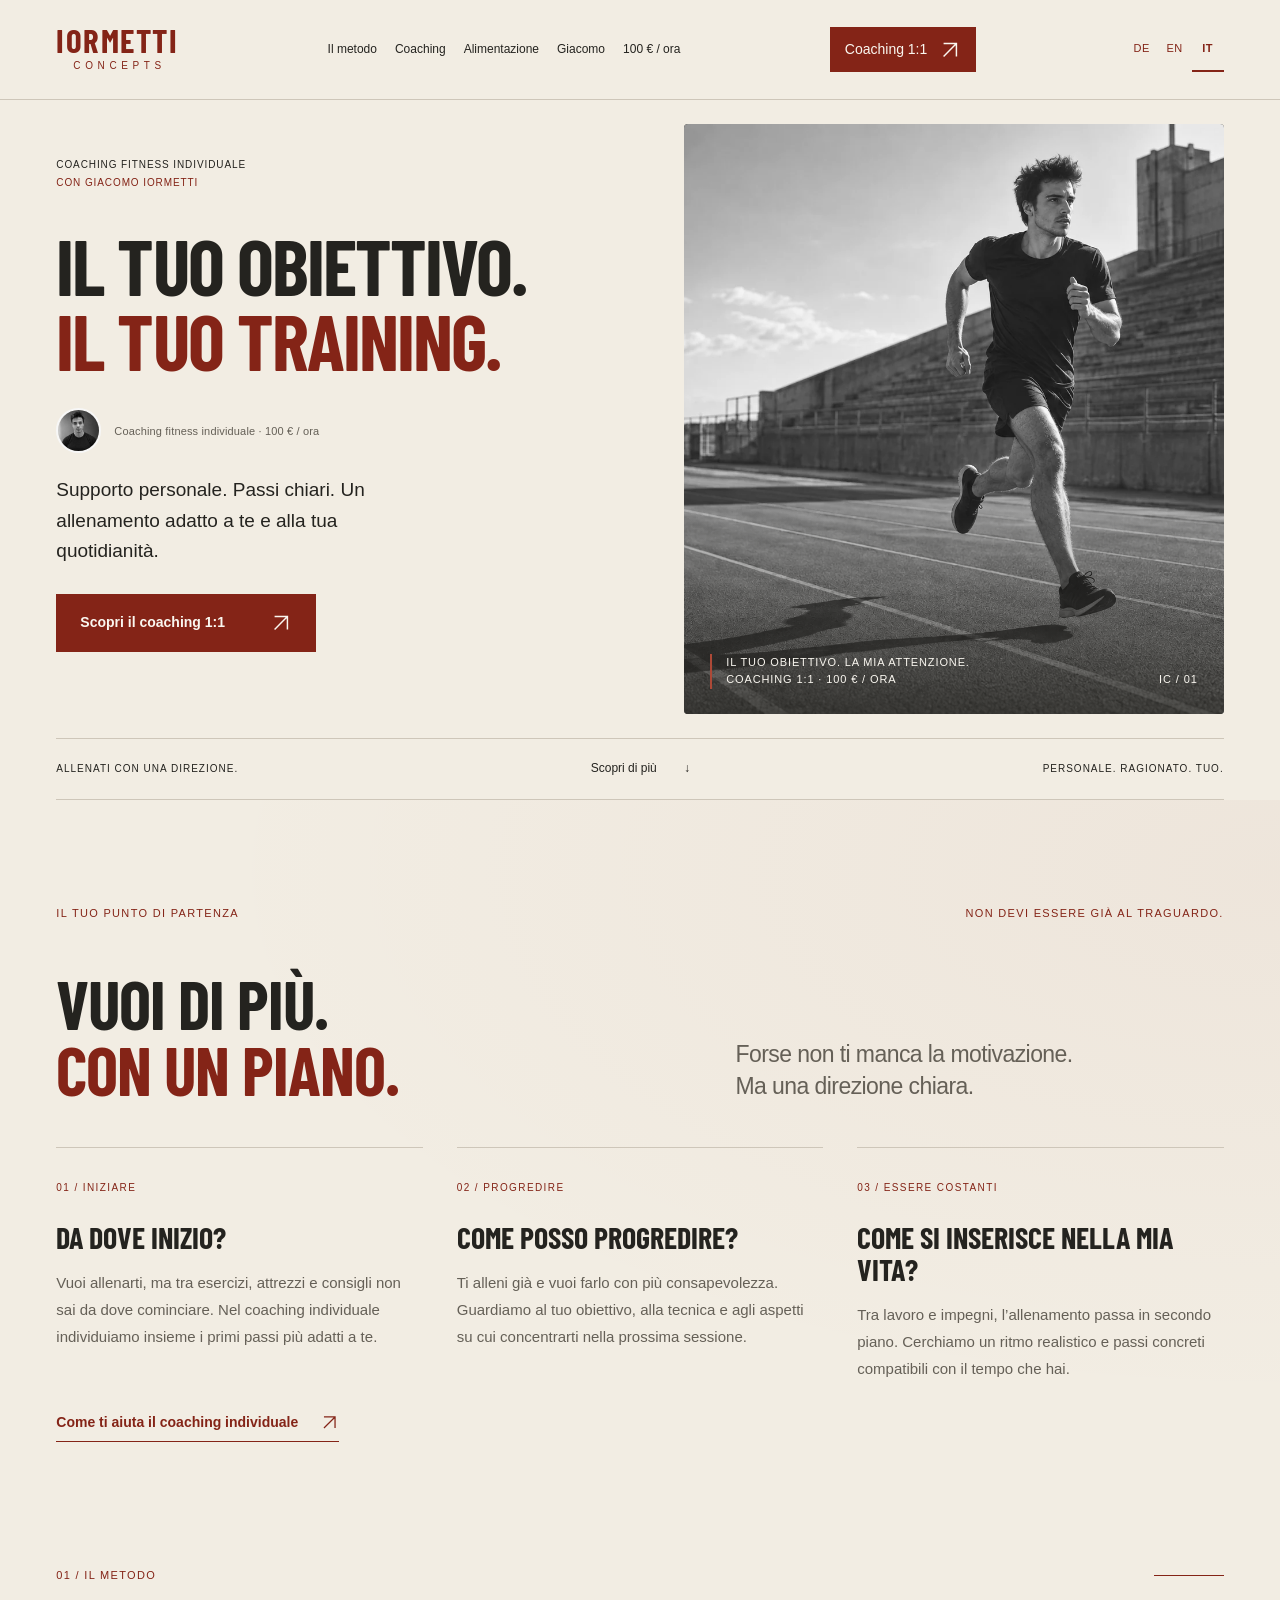
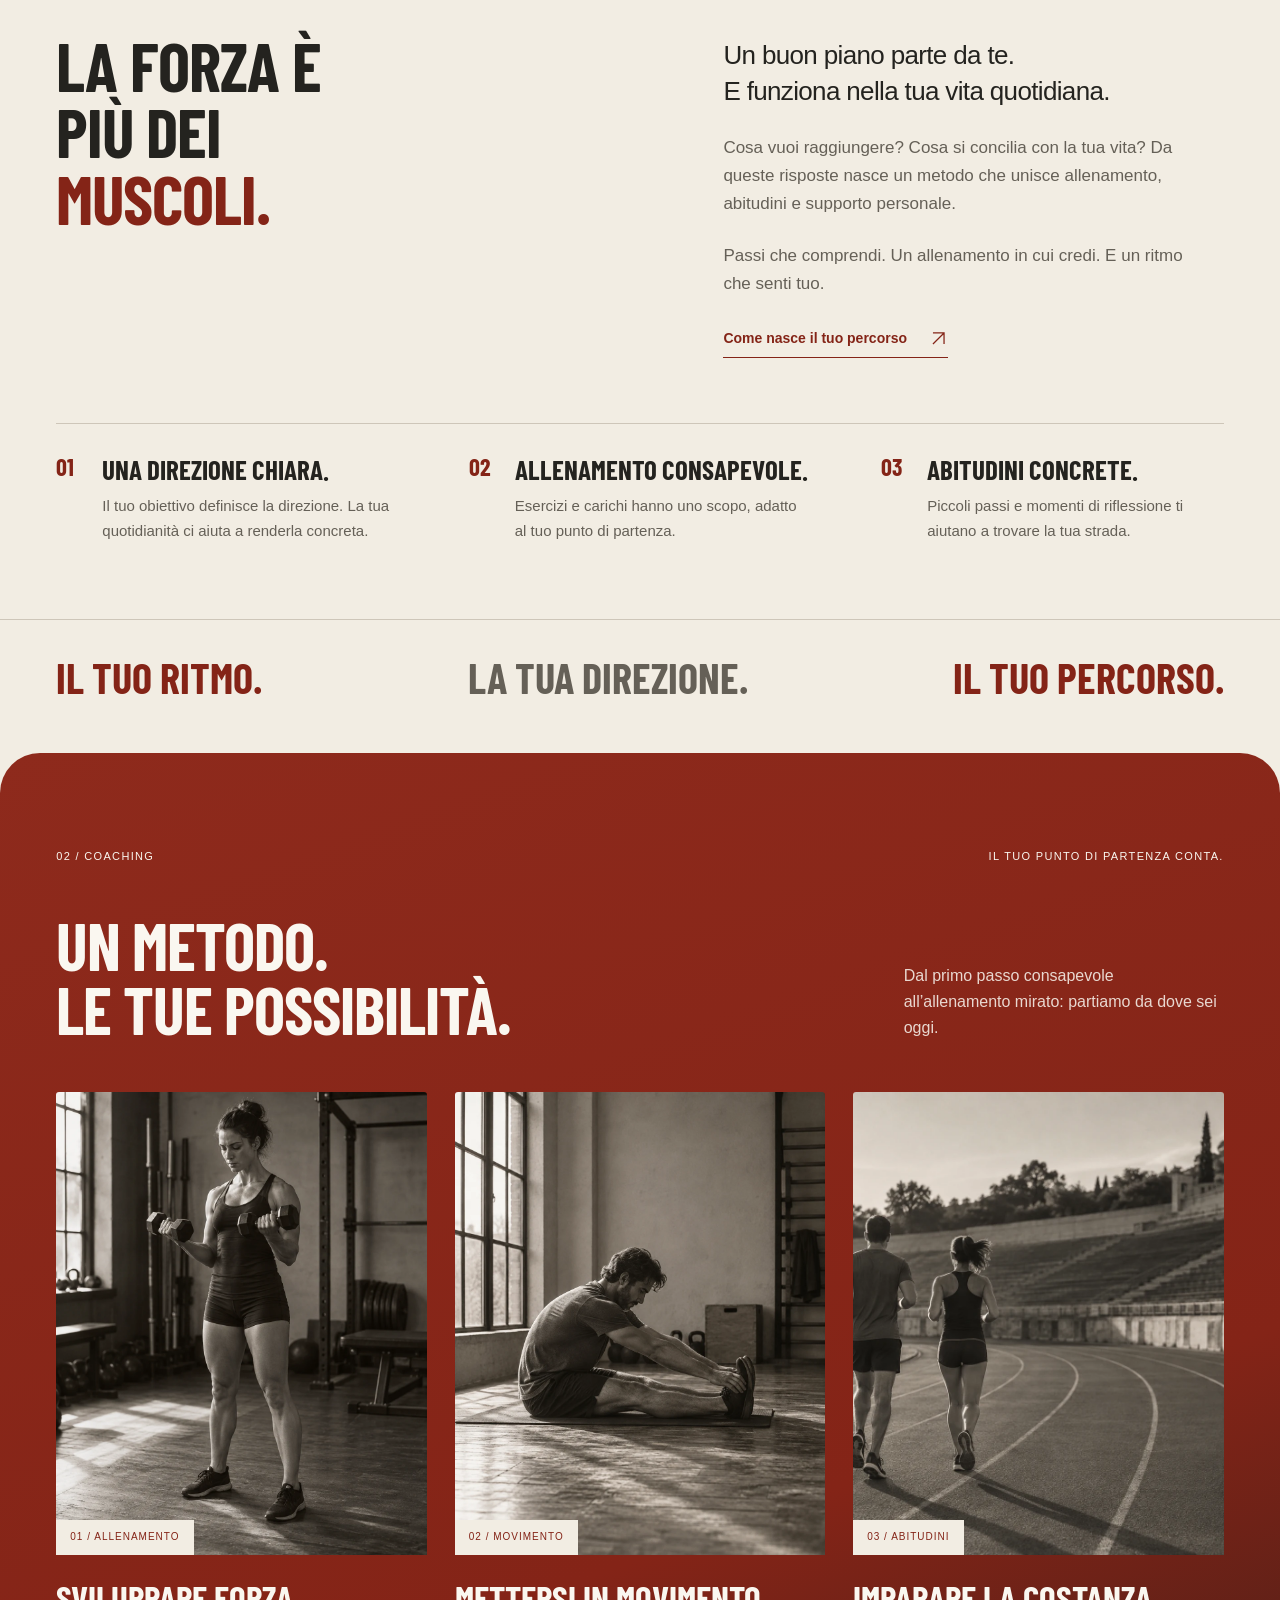
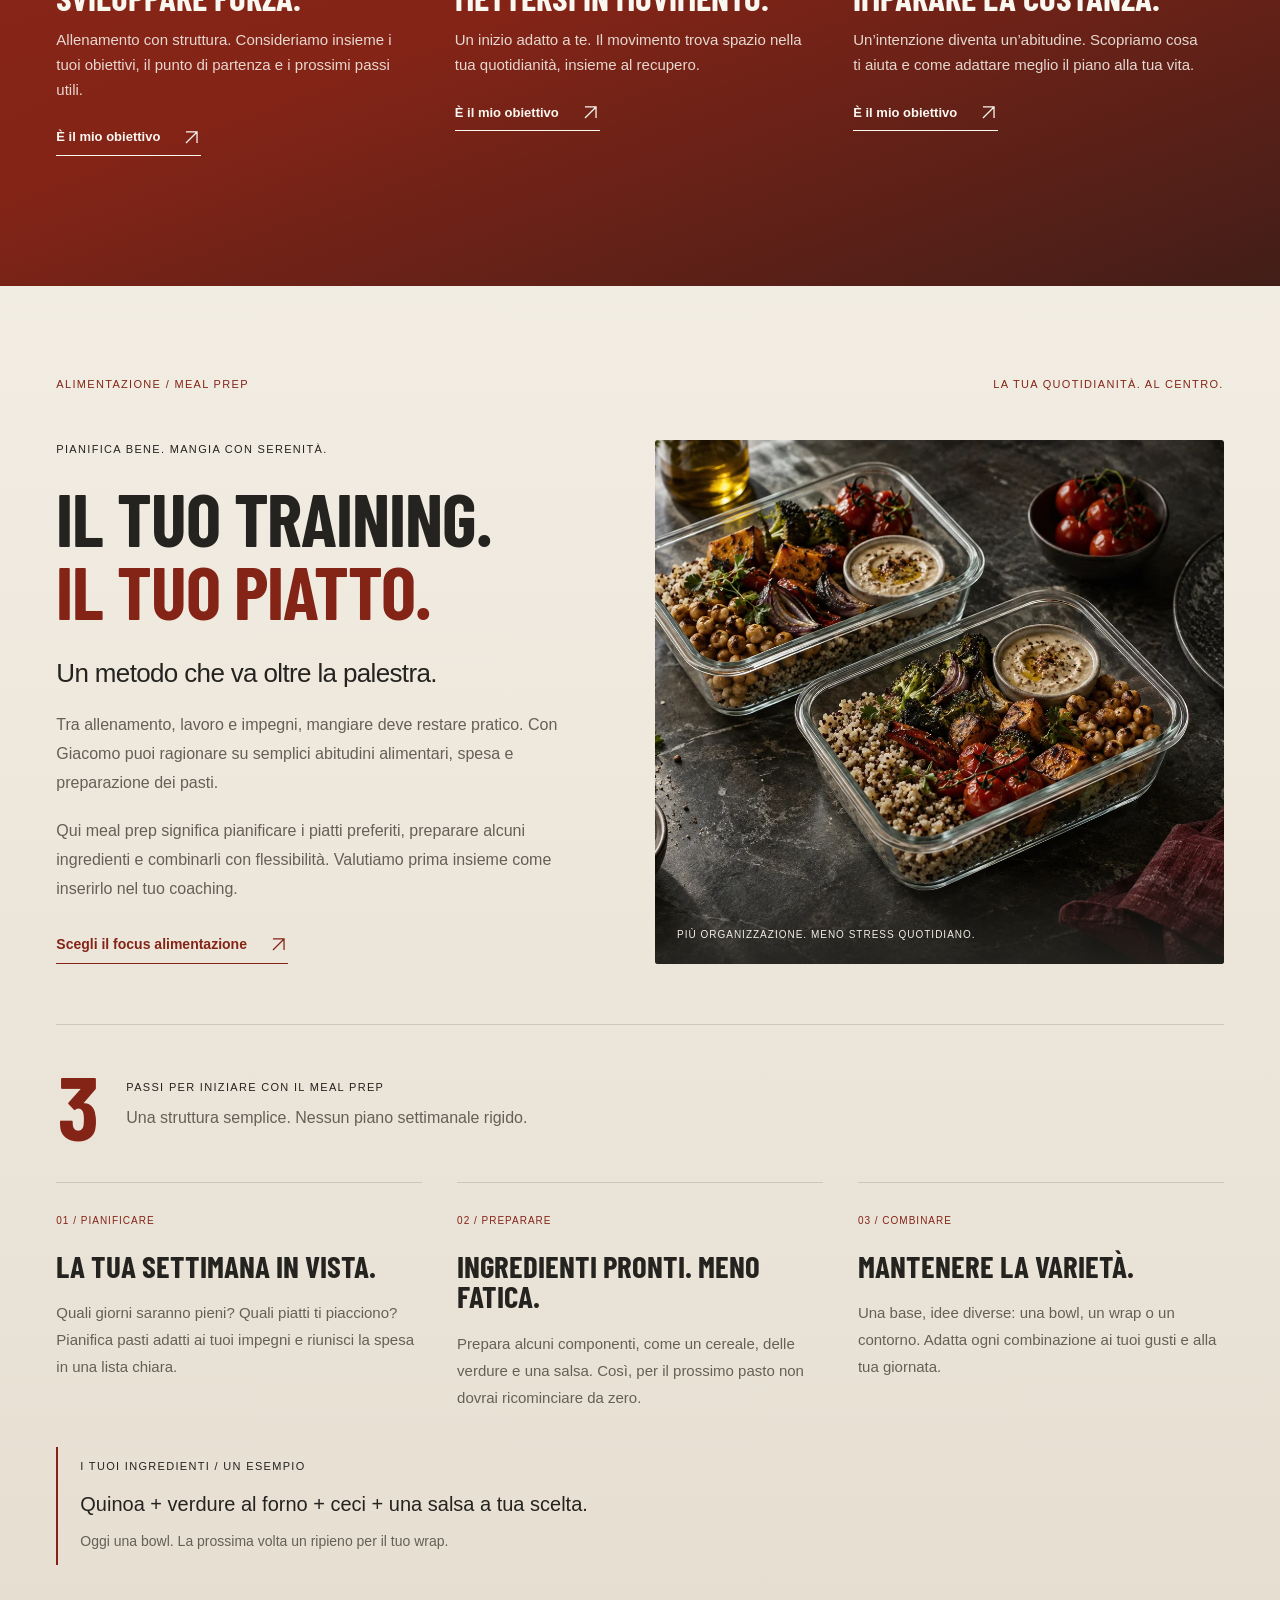
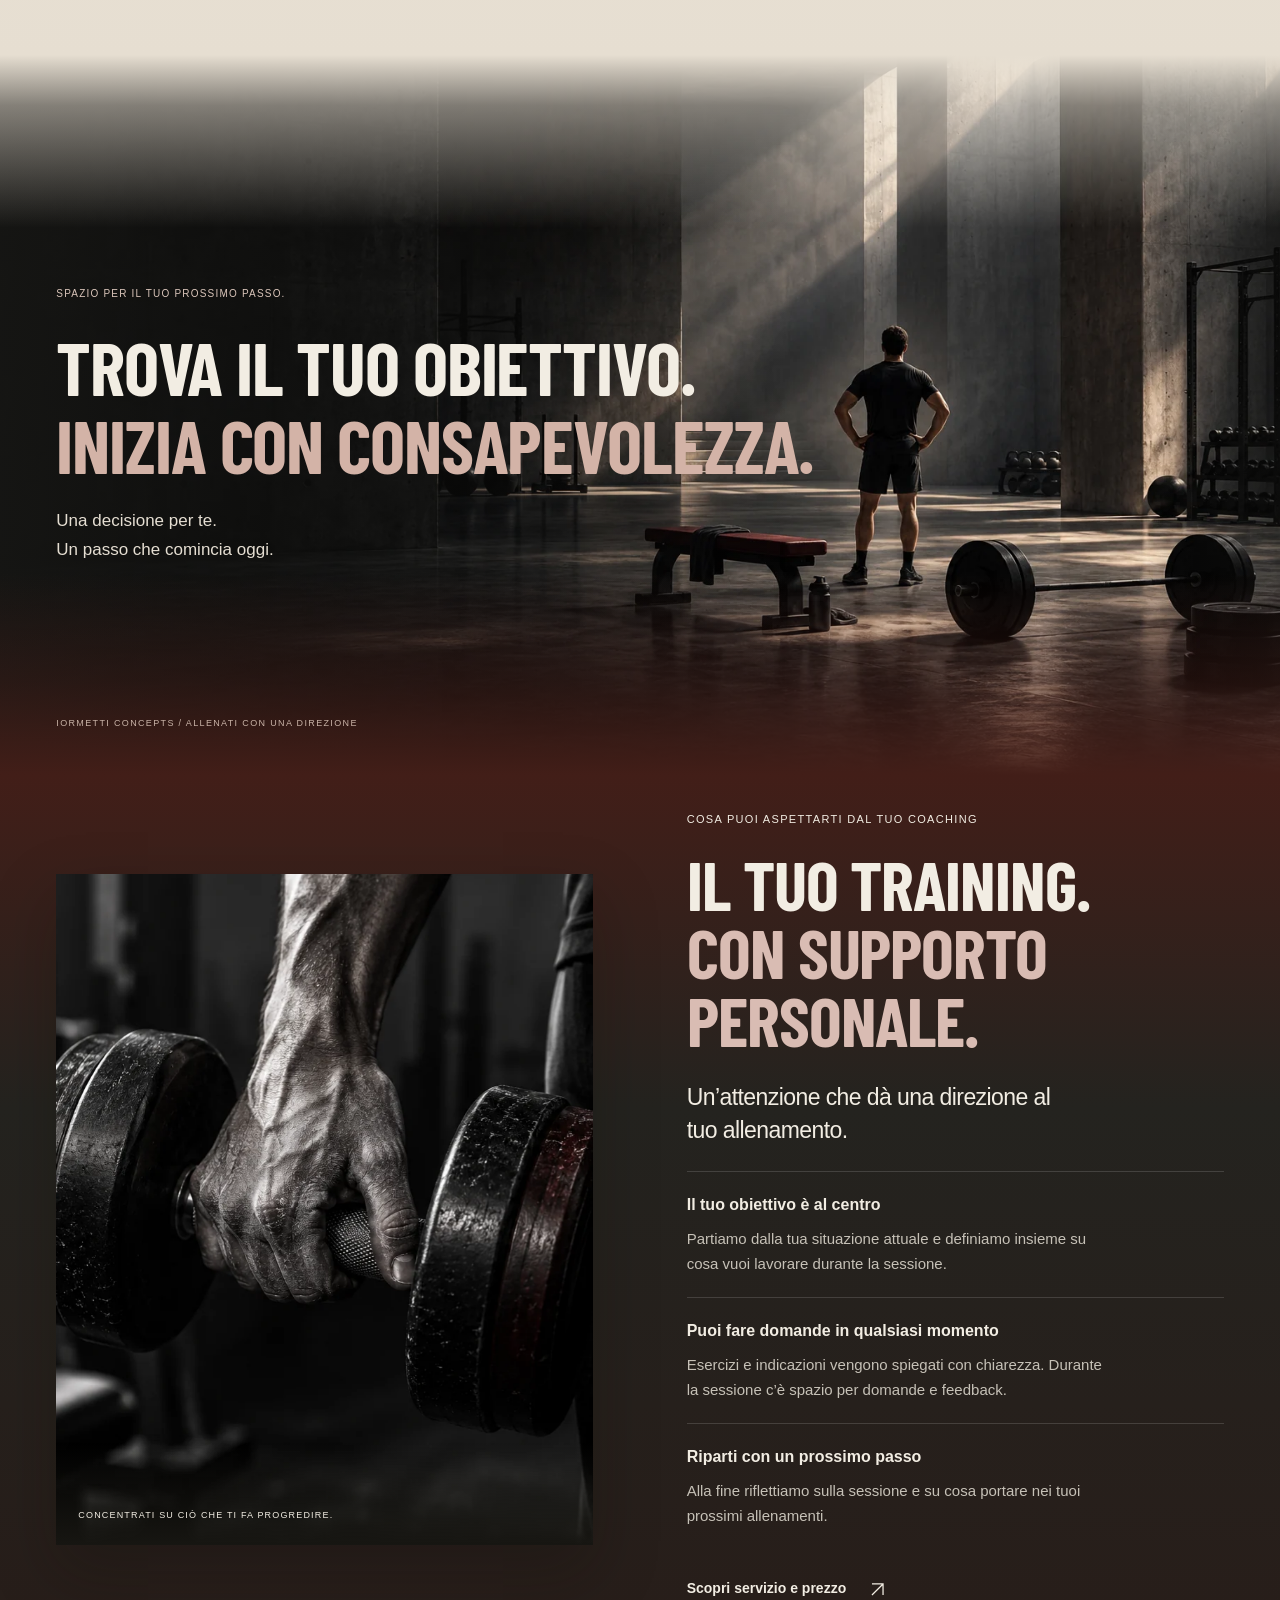
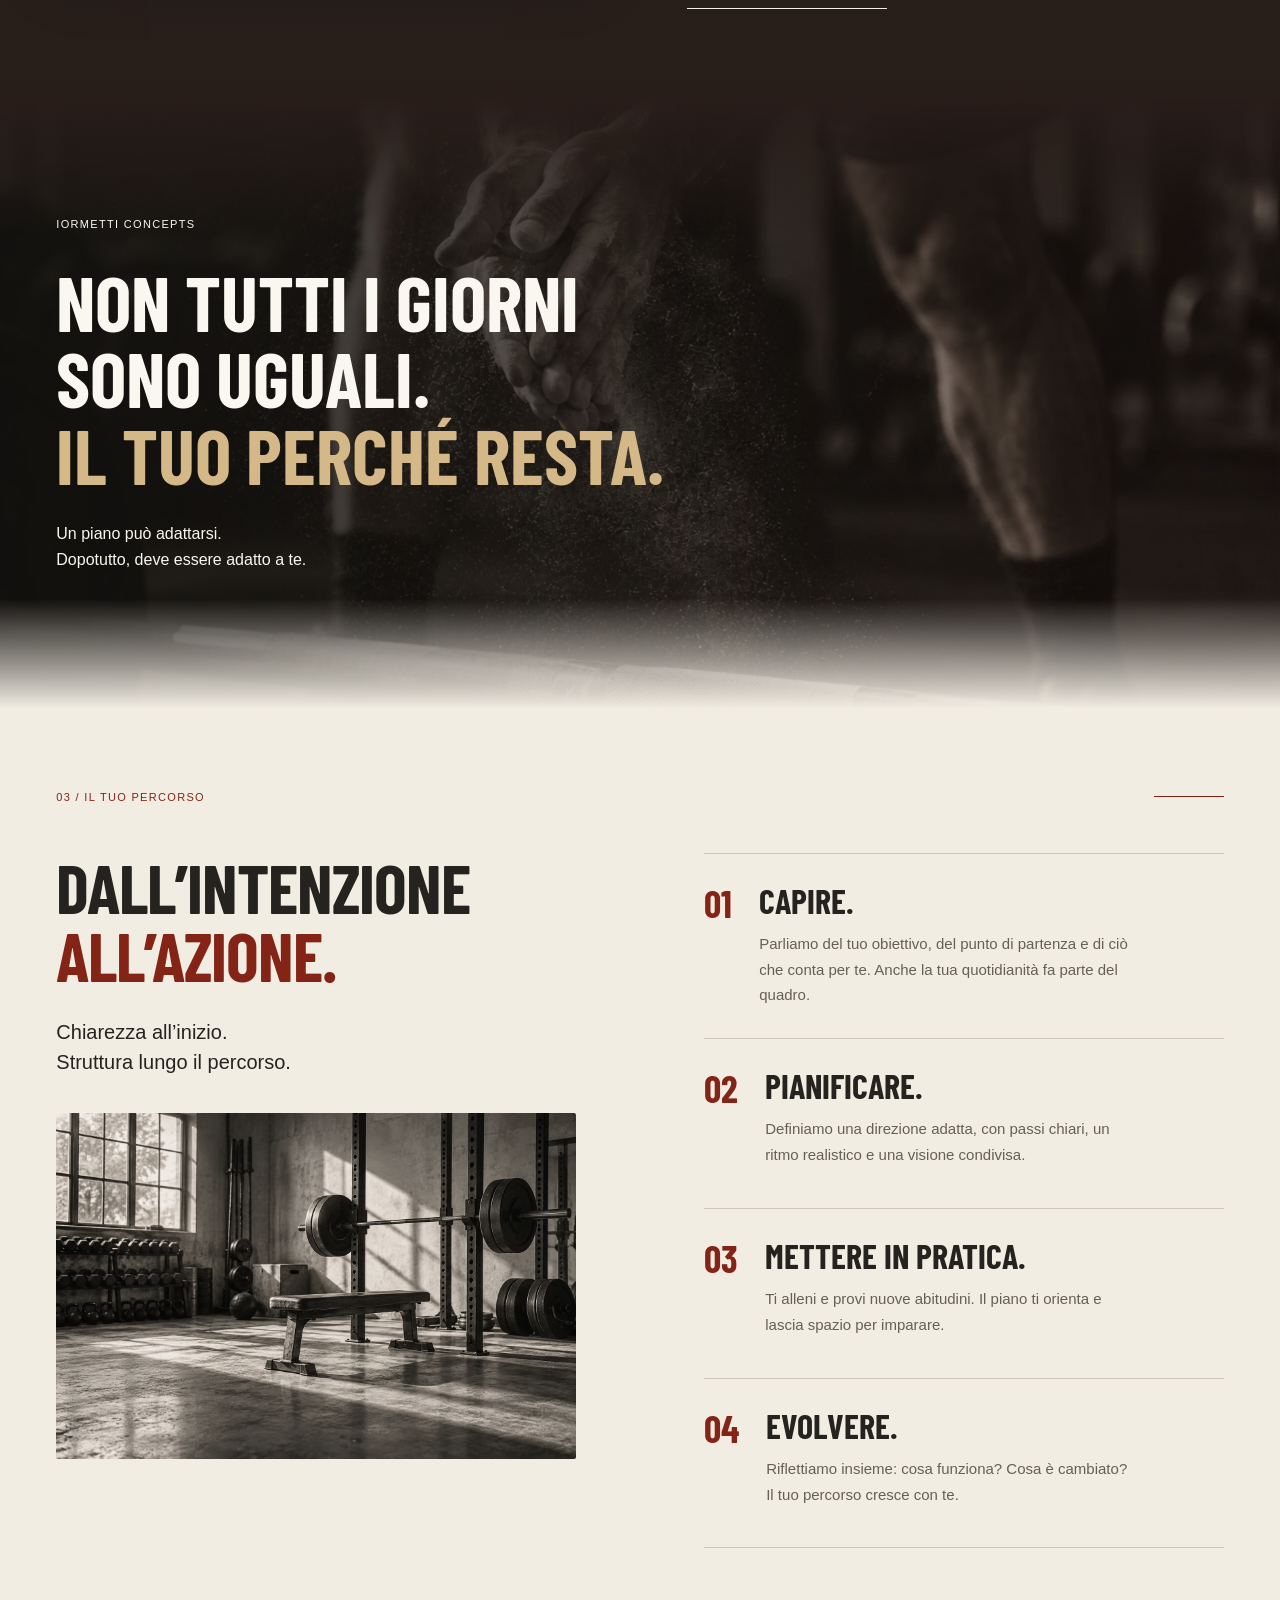
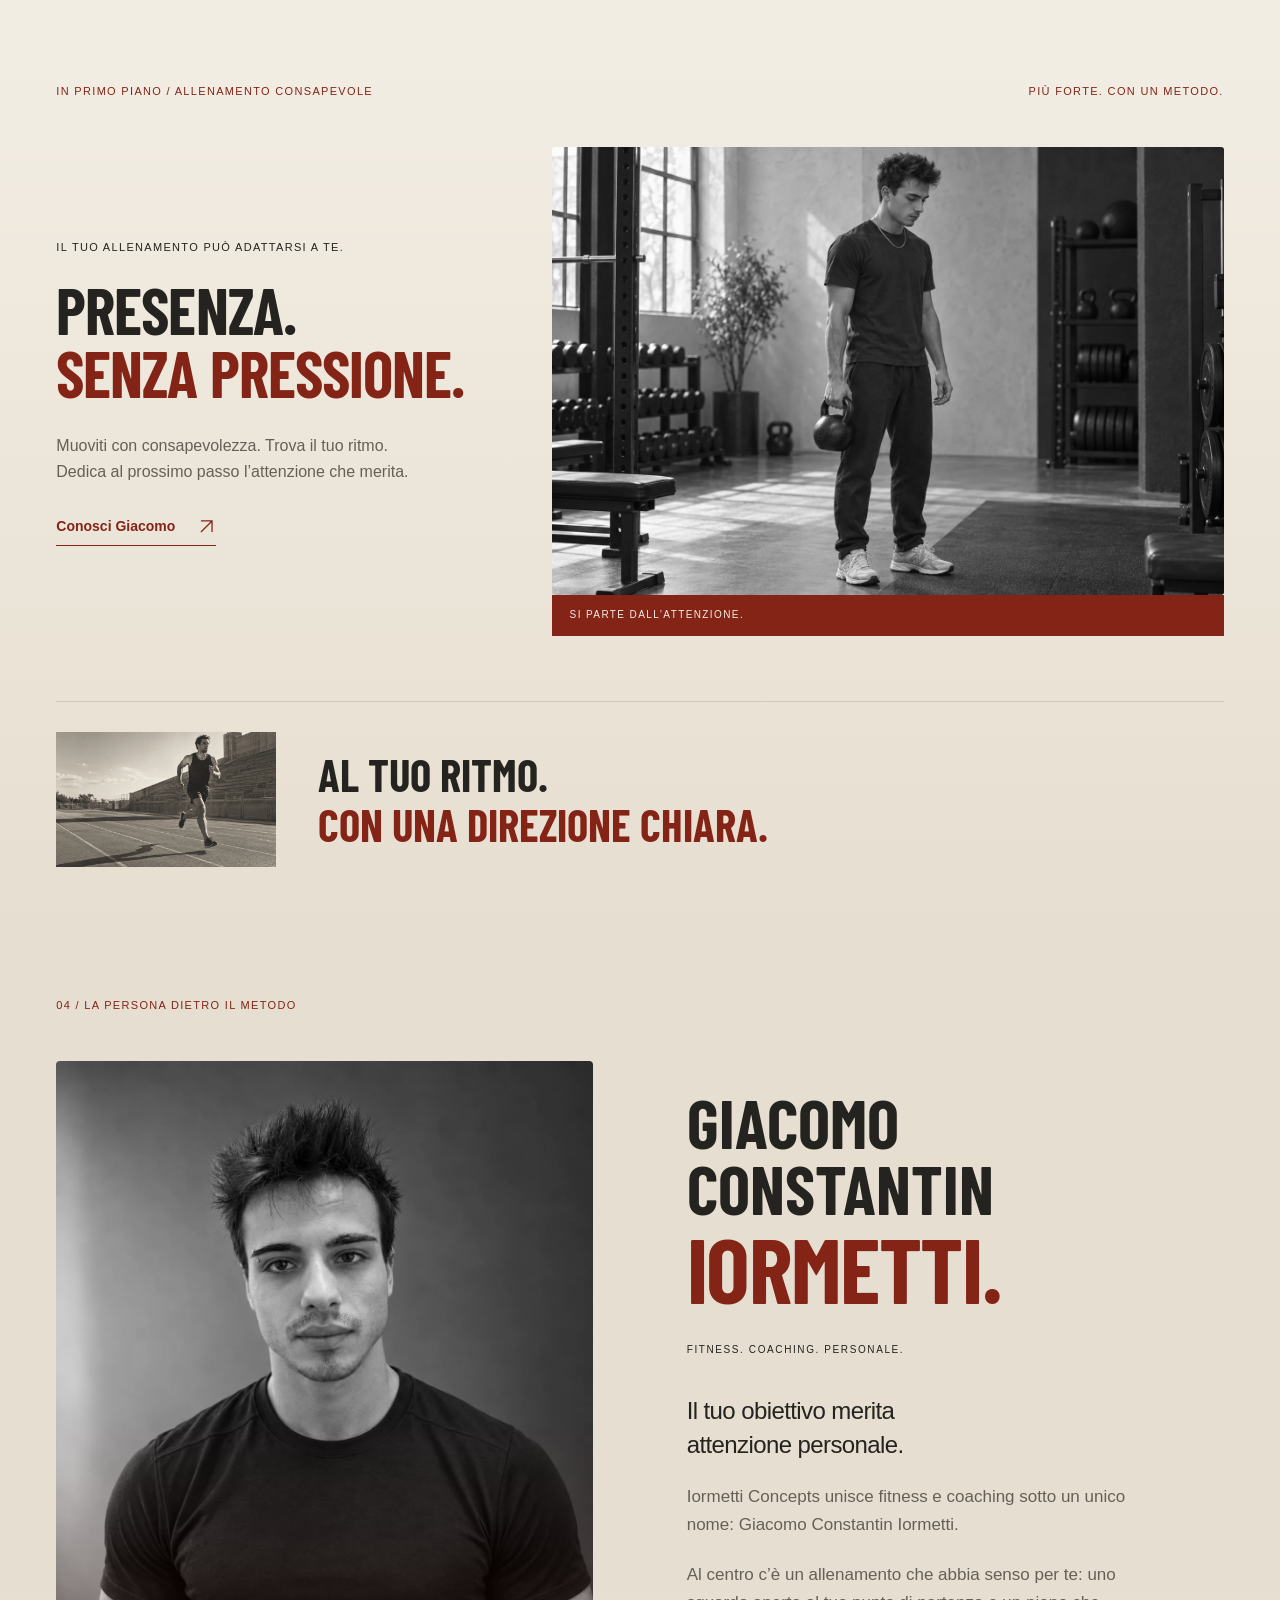
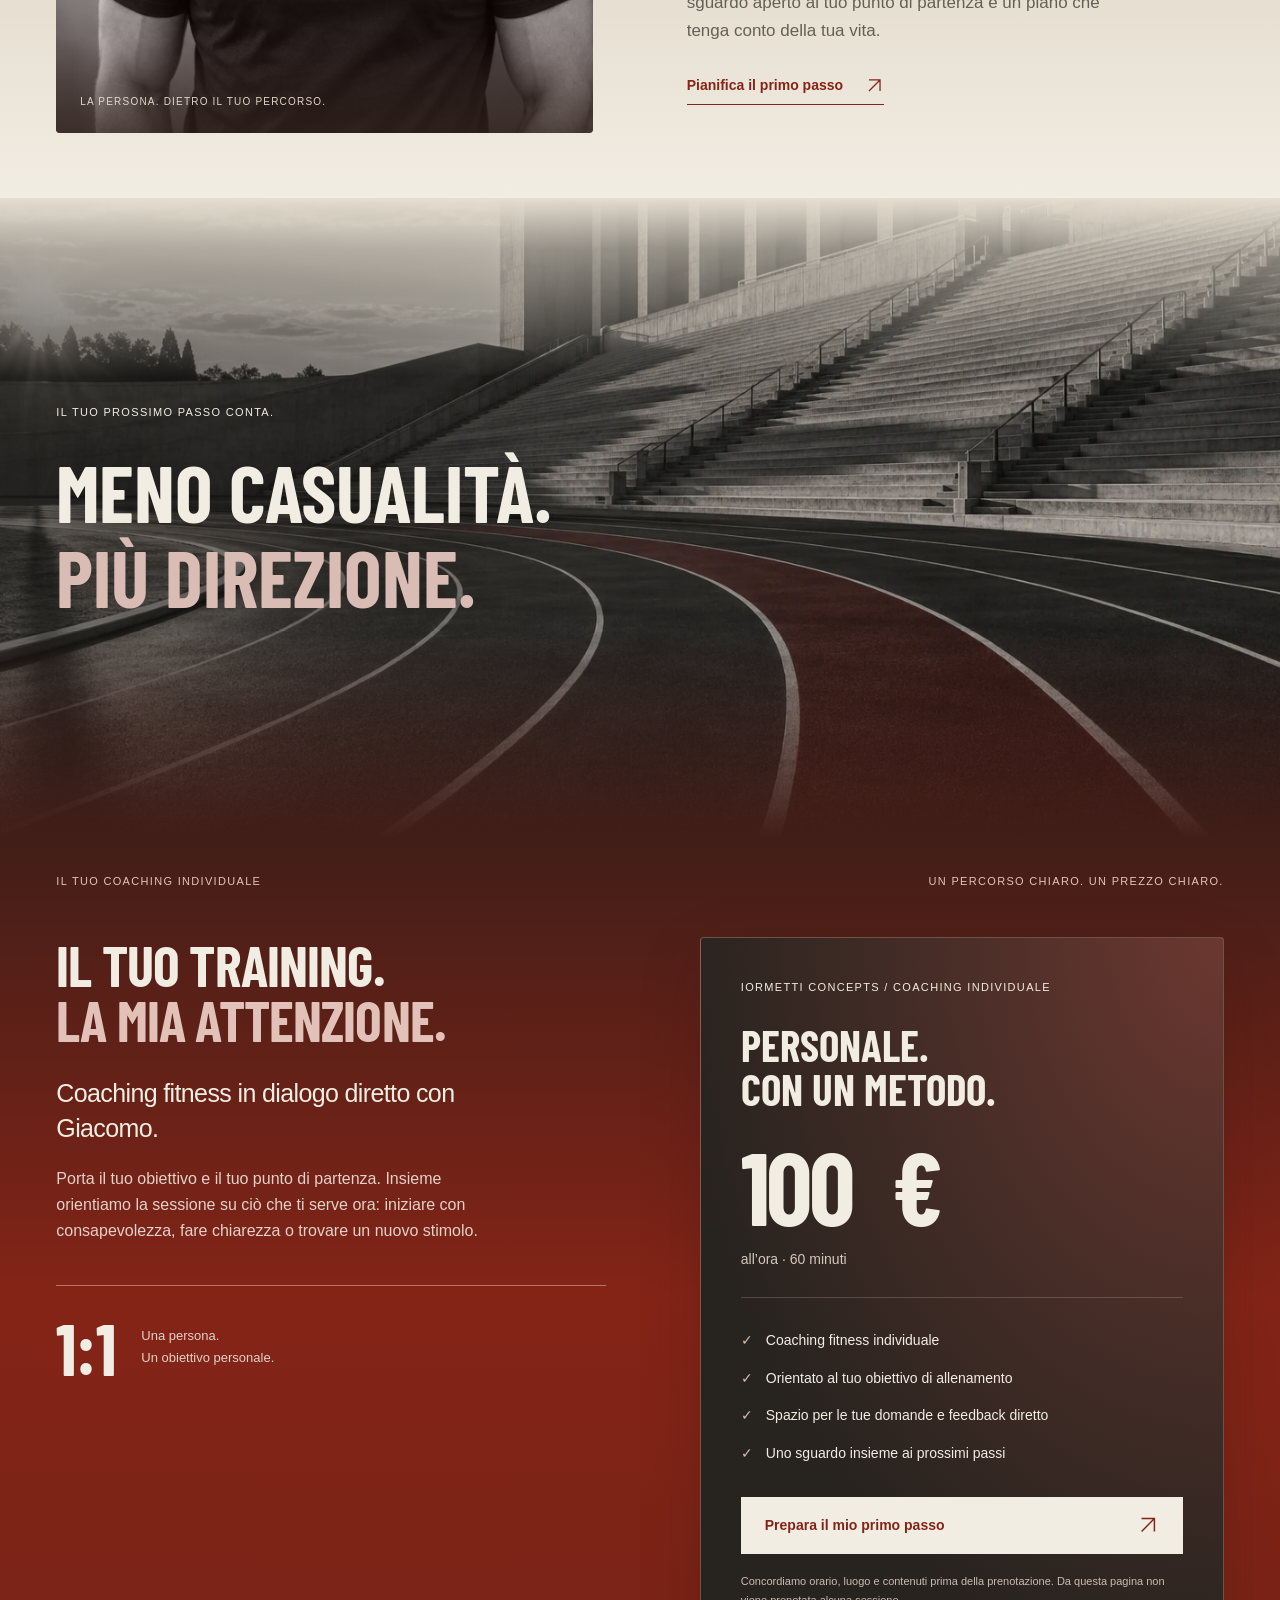
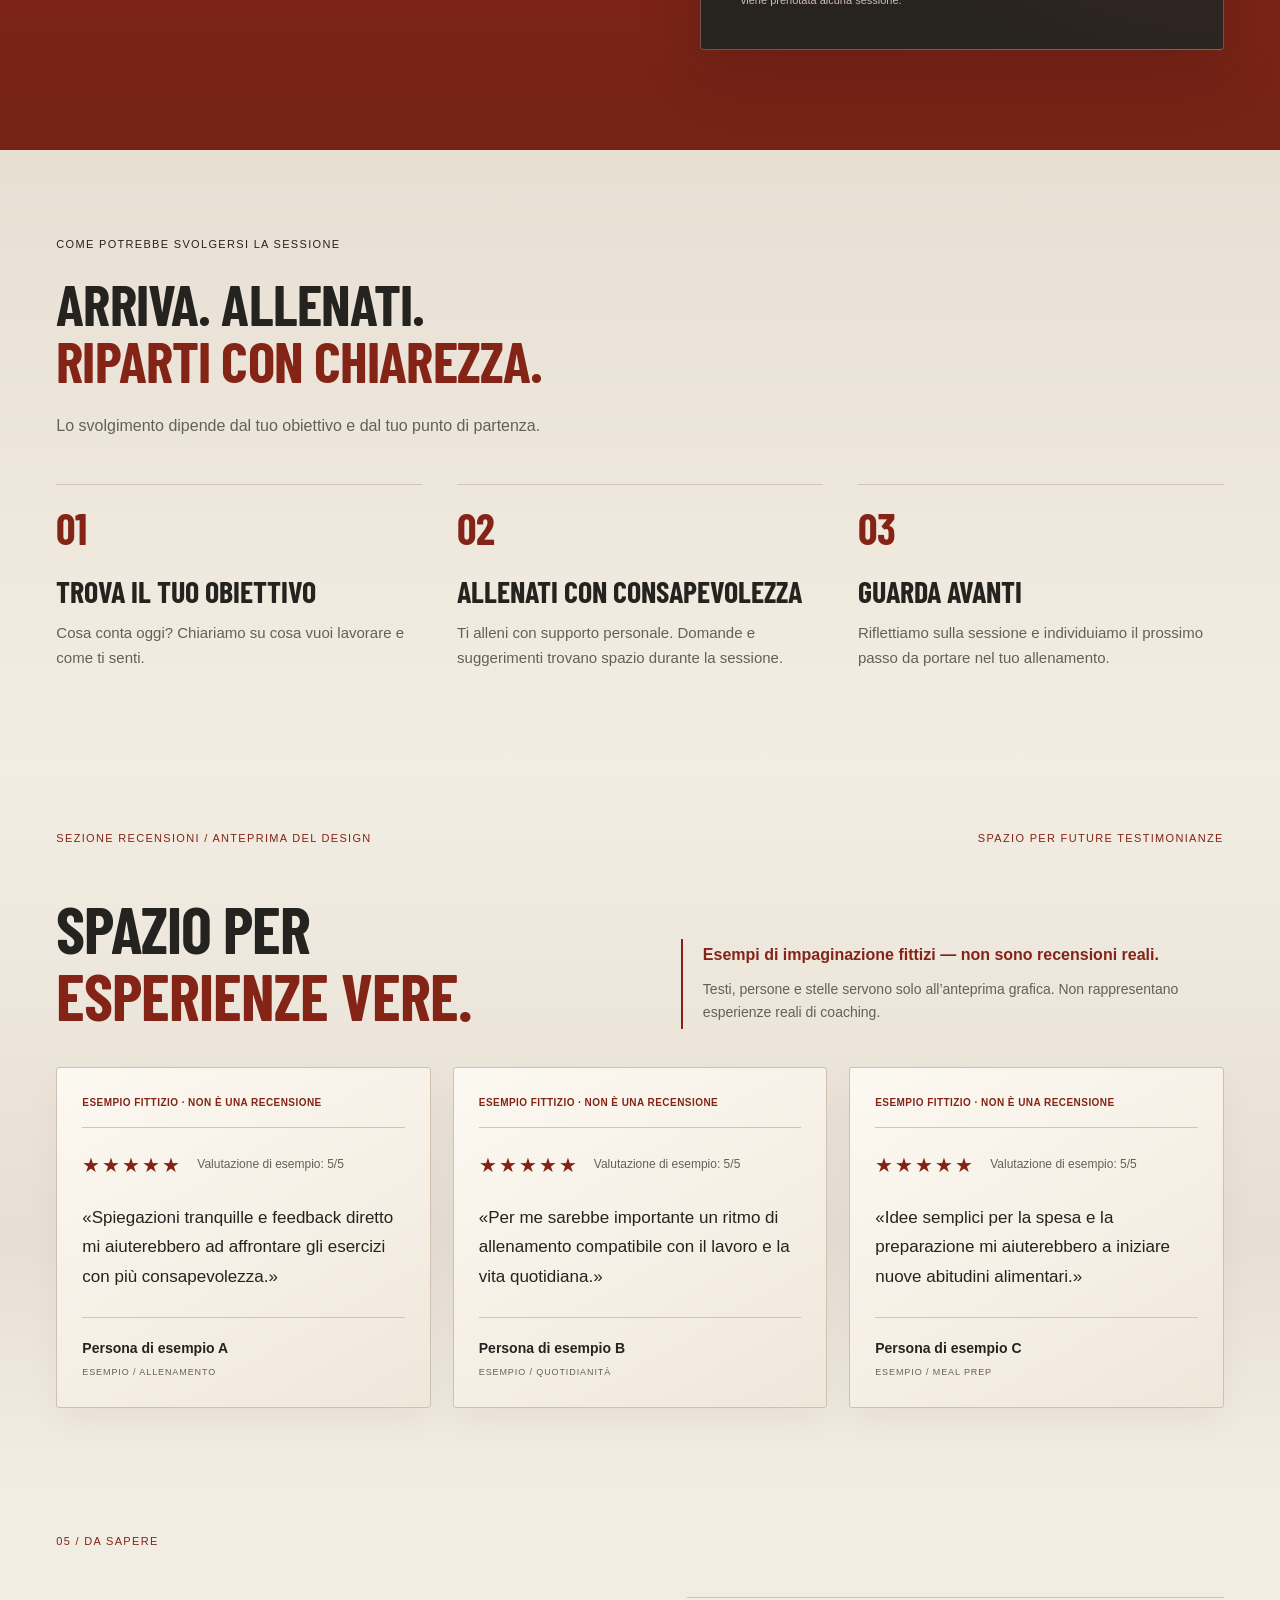
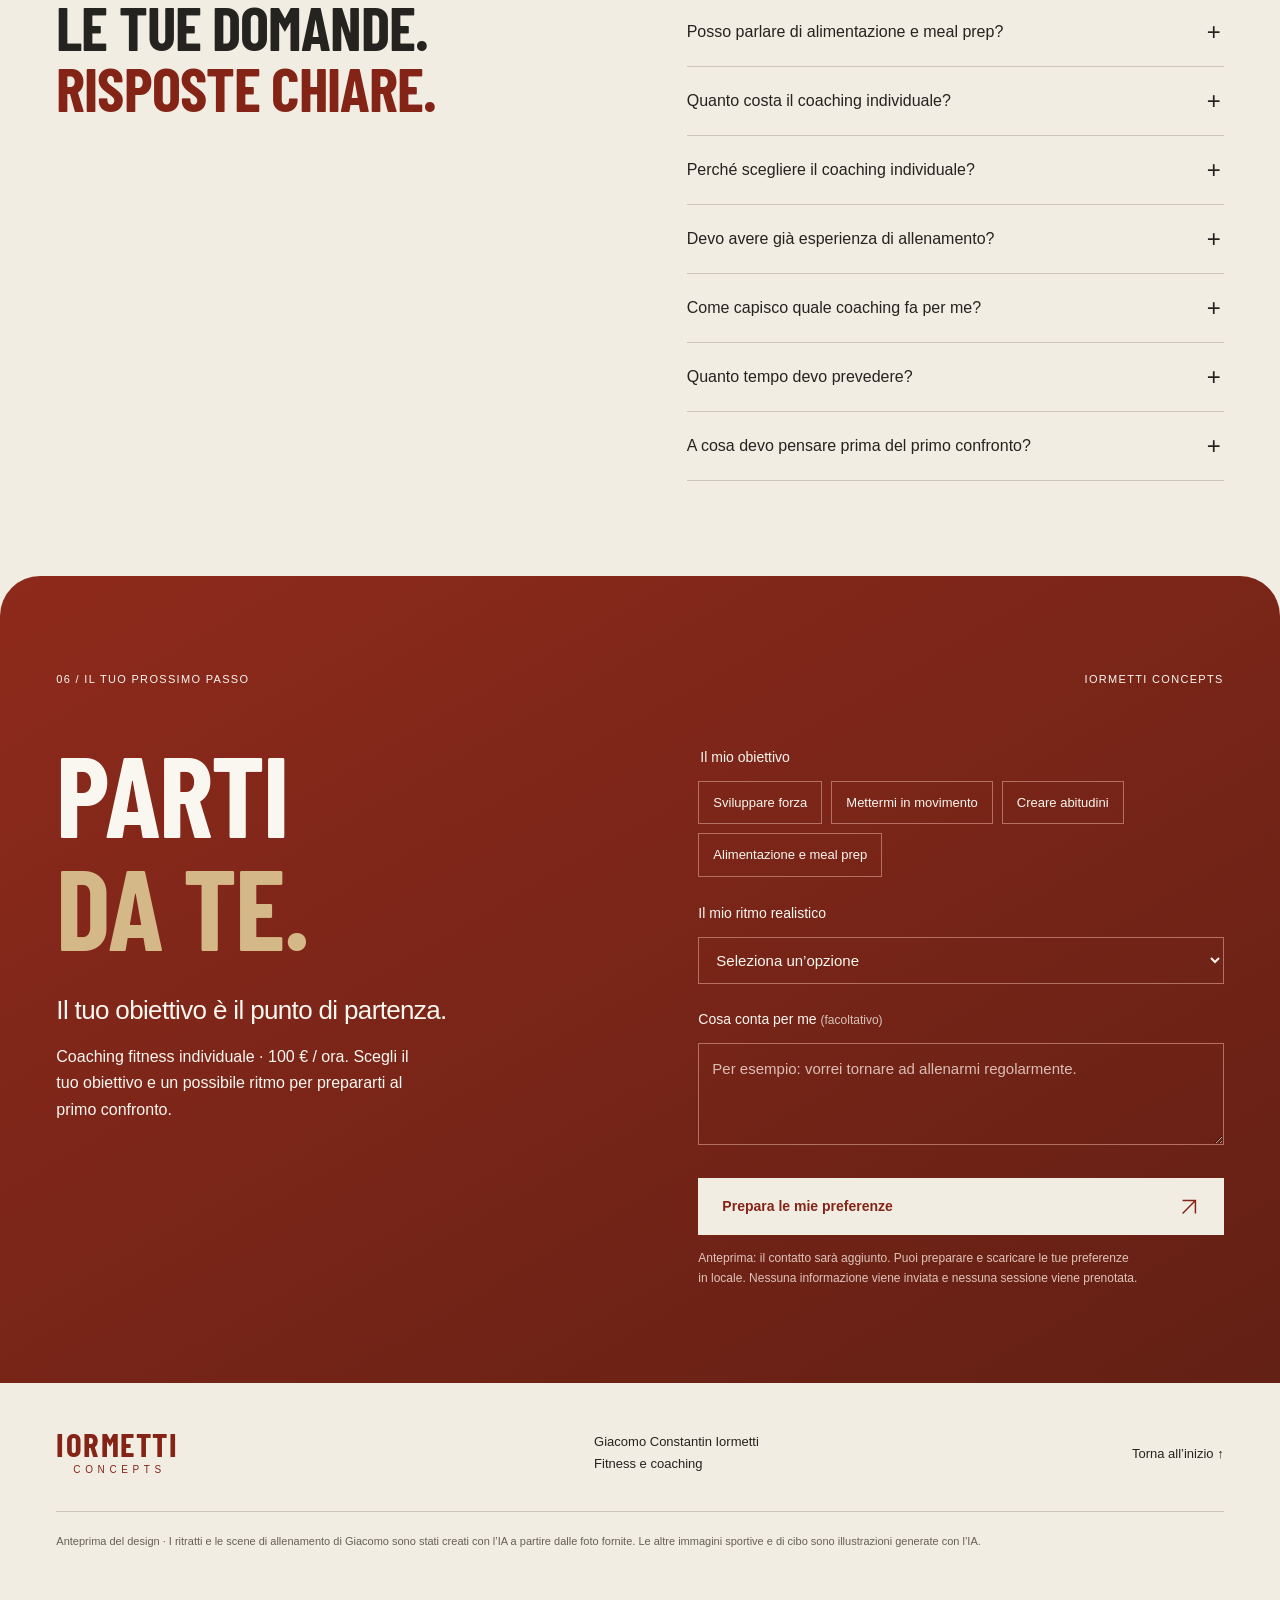
<file: it.html>
<!DOCTYPE html>

<html lang="it">
<head>
<meta charset="utf-8"/><meta content="width=device-width,initial-scale=1" name="viewport"/>
<title>Iormetti Concepts · Coaching fitness individuale · 100 € / ora</title>
<meta content="Iormetti Concepts di Giacomo Constantin Iormetti. Coaching fitness individuale a 100 € all’ora. Il tuo obiettivo, supporto personale e un allenamento adatto alla tua quotidianità." name="description"/>
<meta content="noindex,nofollow" name="robots"/><meta content="#842417" name="theme-color"/>
<link href="assets/favicon.svg" rel="icon" type="image/svg+xml"/><link href="styles.css?v=6" rel="stylesheet"/>
<link as="font" crossorigin="" href="assets/BarlowCondensed-Bold.ttf" rel="preload" type="font/ttf"/>
<script defer="" src="app.js?v=6"></script>
<link href="index.html" hreflang="de" rel="alternate"/><link href="en.html" hreflang="en" rel="alternate"/><link href="it.html" hreflang="it" rel="alternate"/></head>
<body>
<div aria-hidden="true" class="reading-progress"></div>
<a class="skip" href="#main">Vai al contenuto</a>
<header class="header">
<a aria-label="Iormetti Concepts – Inizio" class="brand" href="#start"><span class="brand-name">IORMETTI<span>CONCEPTS</span></span></a>
<nav aria-label="Navigazione principale" class="desktop-nav"><a href="#konzept">Il metodo</a><a href="#coaching">Coaching</a><a href="#ernaehrung">Alimentazione</a><a href="#giacomo">Giacomo</a><a href="#angebot">100 € / ora</a></nav>
<a class="header-cta" href="#angebot">Coaching 1:1 <svg aria-hidden="true" class="arrow-icon" fill="none" focusable="false" stroke="currentColor" stroke-width="1.6" viewbox="0 0 24 24"><path d="M5 19 19 5M5 5h14v14"></path></svg></a>
<nav aria-label="Scegli la lingua" class="language-switch"><a href="index.html" hreflang="de" lang="de">DE</a><a href="en.html" hreflang="en" lang="en">EN</a><a aria-current="page" href="it.html" hreflang="it" lang="it">IT</a></nav>
<button aria-controls="mobile-nav" aria-expanded="false" class="menu-toggle"><span>Menù</span><span aria-hidden="true" class="menu-icon"></span></button>
<nav aria-label="Navigazione mobile" class="mobile-nav" hidden="" id="mobile-nav"><a href="#konzept">Il metodo</a><a href="#coaching">Coaching</a><a href="#ablauf">Il tuo percorso</a><a href="#ernaehrung">Alimentazione</a><a href="#giacomo">Giacomo</a><a href="#einstieg">Il primo passo <svg aria-hidden="true" class="arrow-icon" fill="none" focusable="false" stroke="currentColor" stroke-width="1.6" viewbox="0 0 24 24"><path d="M5 19 19 5M5 5h14v14"></path></svg></a></nav>
</header>
<main id="main">
<section aria-labelledby="hero-title" class="hero" id="start">
<div class="hero-copy"><p class="eyebrow">COACHING FITNESS INDIVIDUALE <span>CON GIACOMO IORMETTI</span></p>
<h1 id="hero-title">IL TUO OBIETTIVO.<br/><span>IL TUO TRAINING.</span></h1>
<div class="hero-bottom"><div class="coach-badge"><img alt="" height="56" src="assets/portrait-v3.webp" width="56"/><span>Coaching fitness individuale · 100 € / ora</span></div><p>Supporto personale. Passi chiari. Un allenamento adatto a te e alla tua quotidianità.</p><a class="button" href="#angebot">Scopri il coaching 1:1 <svg aria-hidden="true" class="arrow-icon" fill="none" focusable="false" stroke="currentColor" stroke-width="1.6" viewbox="0 0 24 24"><path d="M5 19 19 5M5 5h14v14"></path></svg></a></div>
</div>
<figure class="hero-visual portrait-hero runner-hero"><img alt="Giacomo corre in uno stadio – scena creata con l’IA dalle sue fotografie" fetchpriority="high" height="1024" src="assets/runner-v3.webp" width="1536"/><figcaption><span>IL TUO OBIETTIVO. LA MIA ATTENZIONE.<br/>COACHING 1:1 · 100 € / ORA</span><span class="figure-index">IC / 01</span></figcaption></figure>
<div class="hero-foot"><span>ALLENATI CON UNA DIREZIONE.</span><a href="#konzept">Scopri di più <span aria-hidden="true">↓</span></a><span>PERSONALE. RAGIONATO. TUO.</span></div>
</section>
<section aria-labelledby="fit-title" class="fit-section section" id="fuer-dich"><div class="section-label"><span>IL TUO PUNTO DI PARTENZA</span><span>NON DEVI ESSERE GIÀ AL TRAGUARDO.</span></div><div class="fit-intro"><h2 id="fit-title">VUOI DI PIÙ.<br/><em>CON UN PIANO.</em></h2><p class="lead">Forse non ti manca la motivazione.<br/>Ma una direzione chiara.</p></div><div class="fit-cards"><article class="reveal"><span>01 / INIZIARE</span><h3>DA DOVE INIZIO?</h3><p>Vuoi allenarti, ma tra esercizi, attrezzi e consigli non sai da dove cominciare. Nel coaching individuale individuiamo insieme i primi passi più adatti a te.</p></article><article class="reveal"><span>02 / PROGREDIRE</span><h3>COME POSSO PROGREDIRE?</h3><p>Ti alleni già e vuoi farlo con più consapevolezza. Guardiamo al tuo obiettivo, alla tecnica e agli aspetti su cui concentrarti nella prossima sessione.</p></article><article class="reveal"><span>03 / ESSERE COSTANTI</span><h3>COME SI INSERISCE NELLA MIA VITA?</h3><p>Tra lavoro e impegni, l’allenamento passa in secondo piano. Cerchiamo un ritmo realistico e passi concreti compatibili con il tempo che hai.</p></article></div><a class="text-link" href="#angebot">Come ti aiuta il coaching individuale <svg aria-hidden="true" class="arrow-icon" fill="none" focusable="false" stroke="currentColor" stroke-width="1.6" viewbox="0 0 24 24"><path d="M5 19 19 5M5 5h14v14"></path></svg></a></section>
<section aria-labelledby="concept-title" class="manifesto section" id="konzept">
<div class="section-label"><span>01 / IL METODO</span><span class="short-line"></span></div>
<div class="manifesto-grid"><h2 id="concept-title">LA FORZA È<br/>PIÙ DEI<br/><em>MUSCOLI.</em></h2><div class="manifesto-copy reveal"><p class="lead">Un buon piano parte da te.<br/>E funziona nella tua vita quotidiana.</p><p>Cosa vuoi raggiungere? Cosa si concilia con la tua vita? Da queste risposte nasce un metodo che unisce allenamento, abitudini e supporto personale.</p><p>Passi che comprendi. Un allenamento in cui credi. E un ritmo che senti tuo.</p><a class="text-link" href="#ablauf">Come nasce il tuo percorso <svg aria-hidden="true" class="arrow-icon" fill="none" focusable="false" stroke="currentColor" stroke-width="1.6" viewbox="0 0 24 24"><path d="M5 19 19 5M5 5h14v14"></path></svg></a></div></div>
<div class="principles"><article><span class="ordinal">01</span><h3>UNA DIREZIONE CHIARA.</h3><p>Il tuo obiettivo definisce la direzione. La tua quotidianità ci aiuta a renderla concreta.</p></article><article><span class="ordinal">02</span><h3>ALLENAMENTO CONSAPEVOLE.</h3><p>Esercizi e carichi hanno uno scopo, adatto al tuo punto di partenza.</p></article><article><span class="ordinal">03</span><h3>ABITUDINI CONCRETE.</h3><p>Piccoli passi e momenti di riflessione ti aiutano a trovare la tua strada.</p></article></div>
</section>
<div aria-hidden="true" class="chapter-ribbon"><span>IL TUO RITMO.</span><span>LA TUA DIREZIONE.</span><span>IL TUO PERCORSO.</span></div>
<section aria-labelledby="coaching-title" class="coaching section" id="coaching">
<div class="section-label"><span>02 / COACHING</span><span>IL TUO PUNTO DI PARTENZA CONTA.</span></div>
<div class="section-heading"><h2 id="coaching-title">UN METODO.<br/><em>LE TUE POSSIBILITÀ.</em></h2><p>Dal primo passo consapevole all’allenamento mirato: partiamo da dove sei oggi.</p></div>
<div class="service-grid"><article class="service reveal"><figure><img alt="Atleta concentrata durante un esercizio di forza con manubri" height="1402" loading="lazy" src="assets/training.webp" width="1122"/><span>01 / ALLENAMENTO</span></figure><div><h3>SVILUPPARE FORZA.</h3><p>Allenamento con struttura. Consideriamo insieme i tuoi obiettivi, il punto di partenza e i prossimi passi utili.</p><a class="text-link" data-goal="Kraft aufbauen" href="#einstieg">È il mio obiettivo <svg aria-hidden="true" class="arrow-icon" fill="none" focusable="false" stroke="currentColor" stroke-width="1.6" viewbox="0 0 24 24"><path d="M5 19 19 5M5 5h14v14"></path></svg></a></div></article>
<article class="service reveal"><figure><img alt="Atleta durante un tranquillo esercizio di mobilità" height="1402" loading="lazy" src="assets/mobility.webp" width="1122"/><span>02 / MOVIMENTO</span></figure><div><h3>METTERSI IN MOVIMENTO.</h3><p>Un inizio adatto a te. Il movimento trova spazio nella tua quotidianità, insieme al recupero.</p><a class="text-link" data-goal="In Bewegung kommen" href="#einstieg">È il mio obiettivo <svg aria-hidden="true" class="arrow-icon" fill="none" focusable="false" stroke="currentColor" stroke-width="1.6" viewbox="0 0 24 24"><path d="M5 19 19 5M5 5h14v14"></path></svg></a></div></article>
<article class="service reveal"><figure><img alt="Due adulti corrono insieme su una pista" height="1024" loading="lazy" src="assets/routine.webp" width="1536"/><span>03 / ABITUDINI</span></figure><div><h3>IMPARARE LA COSTANZA.</h3><p>Un’intenzione diventa un’abitudine. Scopriamo cosa ti aiuta e come adattare meglio il piano alla tua vita.</p><a class="text-link" data-goal="Routinen entwickeln" href="#einstieg">È il mio obiettivo <svg aria-hidden="true" class="arrow-icon" fill="none" focusable="false" stroke="currentColor" stroke-width="1.6" viewbox="0 0 24 24"><path d="M5 19 19 5M5 5h14v14"></path></svg></a></div></article></div>
</section>
<section aria-labelledby="nutrition-title" class="nutrition section" id="ernaehrung">
<div class="section-label"><span>ALIMENTAZIONE / MEAL PREP</span><span>LA TUA QUOTIDIANITÀ. AL CENTRO.</span></div>
<div class="nutrition-grid"><div class="nutrition-copy"><p class="eyebrow">PIANIFICA BENE. MANGIA CON SERENITÀ.</p><h2 id="nutrition-title">IL TUO TRAINING.<br/><em>IL TUO PIATTO.</em></h2><p class="lead">Un metodo che va oltre la palestra.</p><p>Tra allenamento, lavoro e impegni, mangiare deve restare pratico. Con Giacomo puoi ragionare su semplici abitudini alimentari, spesa e preparazione dei pasti.</p><p>Qui meal prep significa pianificare i piatti preferiti, preparare alcuni ingredienti e combinarli con flessibilità. Valutiamo prima insieme come inserirlo nel tuo coaching.</p><a class="text-link" data-goal="Ernährung &amp; Meal Prep" href="#einstieg">Scegli il focus alimentazione <svg aria-hidden="true" class="arrow-icon" fill="none" stroke="currentColor" stroke-width="1.6" viewbox="0 0 24 24"><path d="M5 19 19 5M5 5h14v14"></path></svg></a></div><figure class="nutrition-photo reveal"><img alt="Pasti preparati con quinoa, verdure e ceci su pietra scura" height="1024" loading="lazy" src="assets/meal-prep-v5.webp" width="1536"/><figcaption>PIÙ ORGANIZZAZIONE. MENO STRESS QUOTIDIANO.</figcaption></figure></div>
<div class="prep-heading"><span class="prep-number" data-count="3"><span aria-hidden="true">3</span><span class="sr-only">3</span></span><div><p class="eyebrow">PASSI PER INIZIARE CON IL MEAL PREP</p><p>Una struttura semplice. Nessun piano settimanale rigido.</p></div></div>
<div class="prep-grid"><article class="reveal"><span>01 / PIANIFICARE</span><h3>LA TUA SETTIMANA IN VISTA.</h3><p>Quali giorni saranno pieni? Quali piatti ti piacciono? Pianifica pasti adatti ai tuoi impegni e riunisci la spesa in una lista chiara.</p></article><article class="reveal"><span>02 / PREPARARE</span><h3>INGREDIENTI PRONTI. MENO FATICA.</h3><p>Prepara alcuni componenti, come un cereale, delle verdure e una salsa. Così, per il prossimo pasto non dovrai ricominciare da zero.</p></article><article class="reveal"><span>03 / COMBINARE</span><h3>MANTENERE LA VARIETÀ.</h3><p>Una base, idee diverse: una bowl, un wrap o un contorno. Adatta ogni combinazione ai tuoi gusti e alla tua giornata.</p></article></div>
<div class="prep-example"><p class="eyebrow">I TUOI INGREDIENTI / UN ESEMPIO</p><p>Quinoa + verdure al forno + ceci + una salsa a tua scelta.</p><span>Oggi una bowl. La prossima volta un ripieno per il tuo wrap.</span></div></section>
<section aria-labelledby="cinema-title" class="cinema-section"><img alt="Atleta anonimo in un’ampia sala di allenamento con luce naturale scenografica" decoding="async" height="1024" loading="lazy" src="assets/cinema-v6.webp" width="1536"/><div class="cinema-copy reveal"><p class="eyebrow">SPAZIO PER IL TUO PROSSIMO PASSO.</p><h2 id="cinema-title">TROVA IL TUO OBIETTIVO.<br/><em>INIZIA CON CONSAPEVOLEZZA.</em></h2><p>Una decisione per te.<br/>Un passo che comincia oggi.</p></div><span class="cinema-caption">IORMETTI CONCEPTS / ALLENATI CON UNA DIREZIONE</span></section><section aria-labelledby="value-title" class="value-section section"><div class="value-photo"><img alt="Dettaglio in bianco e nero di una mano che impugna un manubrio" height="1024" loading="lazy" src="assets/strength-detail-v3.webp" width="1536"/><span>CONCENTRATI SU CIÒ CHE TI FA PROGREDIRE.</span></div><div class="value-copy"><p class="eyebrow">COSA PUOI ASPETTARTI DAL TUO COACHING</p><h2 id="value-title">IL TUO TRAINING.<br/><em>CON SUPPORTO PERSONALE.</em></h2><p class="lead">Un’attenzione che dà una direzione al tuo allenamento.</p><dl class="value-list"><div><dt>Il tuo obiettivo è al centro</dt><dd>Partiamo dalla tua situazione attuale e definiamo insieme su cosa vuoi lavorare durante la sessione.</dd></div><div><dt>Puoi fare domande in qualsiasi momento</dt><dd>Esercizi e indicazioni vengono spiegati con chiarezza. Durante la sessione c’è spazio per domande e feedback.</dd></div><div><dt>Riparti con un prossimo passo</dt><dd>Alla fine riflettiamo sulla sessione e su cosa portare nei tuoi prossimi allenamenti.</dd></div></dl><a class="text-link" href="#angebot">Scopri servizio e prezzo <svg aria-hidden="true" class="arrow-icon" fill="none" focusable="false" stroke="currentColor" stroke-width="1.6" viewbox="0 0 24 24"><path d="M5 19 19 5M5 5h14v14"></path></svg></a></div></section>
<section aria-label="Il nostro approccio" class="statement"><img alt="Primo piano di mani con magnesite prima dell’allenamento di forza" height="1024" loading="lazy" src="assets/chalk.webp" width="1536"/><div class="statement-content"><p class="eyebrow">IORMETTI CONCEPTS</p><p class="statement-title">NON TUTTI I GIORNI<br/>SONO UGUALI.<br/><span>IL TUO PERCHÉ RESTA.</span></p><p>Un piano può adattarsi.<br/>Dopotutto, deve essere adatto a te.</p></div></section>
<section aria-labelledby="process-title" class="process section" id="ablauf"><div class="section-label"><span>03 / IL TUO PERCORSO</span><span class="short-line"></span></div><div class="process-grid"><div><h2 id="process-title">DALL’INTENZIONE<br/><em>ALL’AZIONE.</em></h2><p class="process-intro">Chiarezza all’inizio.<br/>Struttura lungo il percorso.</p><figure class="process-image"><img alt="Sala tranquilla con panca e pesi nella luce naturale" height="1024" loading="lazy" src="assets/studio.webp" width="1536"/></figure></div><ol class="steps"><li><span>01</span><div><h3>CAPIRE.</h3><p>Parliamo del tuo obiettivo, del punto di partenza e di ciò che conta per te. Anche la tua quotidianità fa parte del quadro.</p></div></li><li><span>02</span><div><h3>PIANIFICARE.</h3><p>Definiamo una direzione adatta, con passi chiari, un ritmo realistico e una visione condivisa.</p></div></li><li><span>03</span><div><h3>METTERE IN PRATICA.</h3><p>Ti alleni e provi nuove abitudini. Il piano ti orienta e lascia spazio per imparare.</p></div></li><li><span>04</span><div><h3>EVOLVERE.</h3><p>Riflettiamo insieme: cosa funziona? Cosa è cambiato? Il tuo percorso cresce con te.</p></div></li></ol></div></section>
<section aria-labelledby="training-story-title" class="training-story section"><div class="section-label"><span>IN PRIMO PIANO / ALLENAMENTO CONSAPEVOLE</span><span>PIÙ FORTE. CON UN METODO.</span></div><div class="training-story-grid"><div class="training-story-copy reveal"><p class="eyebrow">IL TUO ALLENAMENTO PUÒ ADATTARSI A TE.</p><h2 id="training-story-title">PRESENZA.<br/><em>SENZA PRESSIONE.</em></h2><p>Muoviti con consapevolezza. Trova il tuo ritmo. Dedica al prossimo passo l’attenzione che merita.</p><a class="text-link" href="#giacomo">Conosci Giacomo <svg aria-hidden="true" class="arrow-icon" fill="none" focusable="false" stroke="currentColor" stroke-width="1.6" viewbox="0 0 24 24"><path d="M5 19 19 5M5 5h14v14"></path></svg></a></div><figure class="training-story-image reveal"><img alt="Giacomo con un kettlebell – scena di allenamento creata con l’IA" height="1024" loading="lazy" src="assets/giacomo-training.webp" width="1536"/><figcaption>SI PARTE DALL’ATTENZIONE.</figcaption></figure></div><div class="athletic-strip"><figure><img alt="Immagine illustrativa di un corridore su una pista al sole" height="1024" loading="lazy" src="assets/hero.webp" width="1536"/></figure><p>AL TUO RITMO.<br/><span>CON UNA DIREZIONE CHIARA.</span></p></div></section>
<section aria-labelledby="person-title" class="person section" id="giacomo"><div class="section-label"><span>04 / LA PERSONA DIETRO IL METODO</span></div><div class="person-grid"><figure class="person-portrait reveal"><img alt="Ritratto in bianco e nero di Giacomo – creato con l’IA dalle sue fotografie" height="1402" loading="lazy" src="assets/portrait-v3.webp" width="1122"/><figcaption>LA PERSONA. DIETRO IL TUO PERCORSO.</figcaption></figure><div class="person-editorial"><div class="person-name"><p>GIACOMO<br/>CONSTANTIN</p><h2 id="person-title">IORMETTI.</h2><span>FITNESS. COACHING. PERSONALE.</span></div><div class="person-copy"><p class="lead">Il tuo obiettivo merita<br/>attenzione personale.</p><p>Iormetti Concepts unisce fitness e coaching sotto un unico nome: Giacomo Constantin Iormetti.</p><p>Al centro c’è un allenamento che abbia senso per te: uno sguardo aperto al tuo punto di partenza e un piano che tenga conto della tua vita.</p><a class="text-link" href="#einstieg">Pianifica il primo passo <svg aria-hidden="true" class="arrow-icon" fill="none" focusable="false" stroke="currentColor" stroke-width="1.6" viewbox="0 0 24 24"><path d="M5 19 19 5M5 5h14v14"></path></svg></a></div></div></div></section>
<section aria-label="La tua direzione" class="track-interlude"><img alt="Stadio con pista curva e una corsia di un rosso discreto" height="1024" loading="lazy" src="assets/track-v3.webp" width="1536"/><div class="track-copy reveal"><p class="eyebrow">IL TUO PROSSIMO PASSO CONTA.</p><p>MENO CASUALITÀ.<br/><span>PIÙ DIREZIONE.</span></p></div></section>
<section aria-labelledby="offer-title" class="offer-section section" id="angebot"><div class="section-label"><span>IL TUO COACHING INDIVIDUALE</span><span>UN PERCORSO CHIARO. UN PREZZO CHIARO.</span></div><div class="offer-grid"><div class="offer-intro"><h2 id="offer-title">IL TUO TRAINING.<br/><em>LA MIA ATTENZIONE.</em></h2><p class="lead">Coaching fitness in dialogo diretto con Giacomo.</p><p>Porta il tuo obiettivo e il tuo punto di partenza. Insieme orientiamo la sessione su ciò che ti serve ora: iniziare con consapevolezza, fare chiarezza o trovare un nuovo stimolo.</p><div class="offer-note"><span>1:1</span><p>Una persona.<br/>Un obiettivo personale.</p></div></div><article aria-label="Prezzo del coaching fitness individuale" class="price-card reveal"><p class="eyebrow">IORMETTI CONCEPTS / COACHING INDIVIDUALE</p><h3>PERSONALE.<br/>CON UN METODO.</h3><p class="price"><span><span data-count="100"><span aria-hidden="true">100</span><span class="sr-only">100</span></span> €</span><span>all’ora · <span data-count="60"><span aria-hidden="true">60</span><span class="sr-only">60</span></span> minuti</span></p><ul><li>Coaching fitness individuale</li><li>Orientato al tuo obiettivo di allenamento</li><li>Spazio per le tue domande e feedback diretto</li><li>Uno sguardo insieme ai prossimi passi</li></ul><a class="button light" href="#einstieg">Prepara il mio primo passo <svg aria-hidden="true" class="arrow-icon" fill="none" focusable="false" stroke="currentColor" stroke-width="1.6" viewbox="0 0 24 24"><path d="M5 19 19 5M5 5h14v14"></path></svg></a><p class="price-footnote">Concordiamo orario, luogo e contenuti prima della prenotazione. Da questa pagina non viene prenotata alcuna sessione.</p></article></div></section>
<section aria-labelledby="session-title" class="session-section section"><div class="session-header"><p class="eyebrow">COME POTREBBE SVOLGERSI LA SESSIONE</p><h2 id="session-title">ARRIVA. ALLENATI.<br/><em>RIPARTI CON CHIAREZZA.</em></h2><p>Lo svolgimento dipende dal tuo obiettivo e dal tuo punto di partenza.</p></div><div class="session-grid"><article class="reveal"><span>01</span><h3>TROVA IL TUO OBIETTIVO</h3><p>Cosa conta oggi? Chiariamo su cosa vuoi lavorare e come ti senti.</p></article><article class="reveal"><span>02</span><h3>ALLENATI CON CONSAPEVOLEZZA</h3><p>Ti alleni con supporto personale. Domande e suggerimenti trovano spazio durante la sessione.</p></article><article class="reveal"><span>03</span><h3>GUARDA AVANTI</h3><p>Riflettiamo sulla sessione e individuiamo il prossimo passo da portare nel tuo allenamento.</p></article></div></section>
<section aria-labelledby="reviews-title" class="reviews-demo section" id="bewertungen"><div class="section-label"><span>SEZIONE RECENSIONI / ANTEPRIMA DEL DESIGN</span><span>SPAZIO PER FUTURE TESTIMONIANZE</span></div><div class="reviews-heading"><h2 id="reviews-title">SPAZIO PER<br/><em>ESPERIENZE VERE.</em></h2><p class="demo-disclosure"><strong>Esempi di impaginazione fittizi — non sono recensioni reali.</strong><span>Testi, persone e stelle servono solo all’anteprima grafica. Non rappresentano esperienze reali di coaching.</span></p></div><div class="review-grid"><article class="review-card reveal"><p class="review-demo-label">ESEMPIO FITTIZIO · NON È UNA RECENSIONE</p><div class="review-rating"><span aria-hidden="true">★★★★★</span><span>Valutazione di esempio: 5/5</span></div><blockquote><p>«Spiegazioni tranquille e feedback diretto mi aiuterebbero ad affrontare gli esercizi con più consapevolezza.»</p></blockquote><div class="review-person"><span>Persona di esempio A</span><small>ESEMPIO / ALLENAMENTO</small></div></article><article class="review-card reveal"><p class="review-demo-label">ESEMPIO FITTIZIO · NON È UNA RECENSIONE</p><div class="review-rating"><span aria-hidden="true">★★★★★</span><span>Valutazione di esempio: 5/5</span></div><blockquote><p>«Per me sarebbe importante un ritmo di allenamento compatibile con il lavoro e la vita quotidiana.»</p></blockquote><div class="review-person"><span>Persona di esempio B</span><small>ESEMPIO / QUOTIDIANITÀ</small></div></article><article class="review-card reveal"><p class="review-demo-label">ESEMPIO FITTIZIO · NON È UNA RECENSIONE</p><div class="review-rating"><span aria-hidden="true">★★★★★</span><span>Valutazione di esempio: 5/5</span></div><blockquote><p>«Idee semplici per la spesa e la preparazione mi aiuterebbero a iniziare nuove abitudini alimentari.»</p></blockquote><div class="review-person"><span>Persona di esempio C</span><small>ESEMPIO / MEAL PREP</small></div></article></div></section><section aria-labelledby="faq-title" class="faq section"><div class="section-label"><span>05 / DA SAPERE</span></div><div class="faq-grid"><h2 id="faq-title">LE TUE DOMANDE.<br/><em>RISPOSTE CHIARE.</em></h2><div class="questions"><details><summary>Posso parlare di alimentazione e meal prep?</summary><p>Sì. Puoi scegliere abitudini alimentari, organizzazione della spesa e preparazione dei pasti come focus del confronto. Concordiamo prima i contenuti specifici.</p></details><details><summary>Quanto costa il coaching individuale?</summary><p>Il coaching fitness individuale costa 100 € all’ora (60 minuti). Orario, luogo e contenuti vengono concordati prima della prenotazione.</p></details><details><summary>Perché scegliere il coaching individuale?</summary><p>Il coaching individuale ti offre spazio per fare domande e ricevere feedback personale. Può aiutarti ad allenarti con più consapevolezza e a chiarire i prossimi passi.</p></details><details><summary>Devo avere già esperienza di allenamento?</summary><p>La tua esperienza finora è il punto di partenza del confronto. Racconta dove sei e cosa desideri: ci aiuta a capire quale supporto fa per te.</p></details><details><summary>Come capisco quale coaching fa per me?</summary><p>Parti dal tuo obiettivo: più forza, più movimento o abitudini più costanti. Nel confronto personale lo trasformiamo in passi concreti.</p></details><details><summary>Quanto tempo devo prevedere?</summary><p>Dipende dal tuo obiettivo e dalla tua quotidianità. Il tempo a disposizione fa parte del piano fin dall’inizio.</p></details><details><summary>A cosa devo pensare prima del primo confronto?</summary><p>Cosa vorresti cambiare? Come ti alleni ora? Quale ritmo sarebbe realistico? Tre risposte sincere sono un buon punto di partenza.</p></details></div></div></section>
<section aria-labelledby="entry-title" class="entry section" id="einstieg"><div class="section-label"><span>06 / IL TUO PROSSIMO PASSO</span><span>IORMETTI CONCEPTS</span></div><div class="entry-grid"><div><h2 id="entry-title">PARTI<br/><em>DA TE.</em></h2><p class="lead">Il tuo obiettivo è il punto di partenza.</p><p>Coaching fitness individuale · 100 € / ora. Scegli il tuo obiettivo e un possibile ritmo per prepararti al primo confronto.</p></div><form id="entry-form"><fieldset><legend>Il mio obiettivo</legend><div class="goal-options"><label><input name="goal" required="" type="radio" value="Kraft aufbauen"/><span>Sviluppare forza</span></label><label><input name="goal" type="radio" value="In Bewegung kommen"/><span>Mettermi in movimento</span></label><label><input name="goal" type="radio" value="Routinen entwickeln"/><span>Creare abitudini</span></label><label><input name="goal" type="radio" value="Ernährung &amp; Meal Prep"/><span>Alimentazione e meal prep</span></label></div></fieldset><label class="field-label" for="rhythm">Il mio ritmo realistico</label><select id="rhythm" name="rhythm" required=""><option value="">Seleziona un’opzione</option><option>Una volta a settimana</option><option>Due volte a settimana</option><option>Tre volte a settimana o più</option><option>Vorrei definirlo insieme</option></select><label class="field-label" for="note">Cosa conta per me <span>(facoltativo)</span></label><textarea id="note" maxlength="600" name="note" placeholder="Per esempio: vorrei tornare ad allenarmi regolarmente." rows="3"></textarea><button class="button light" disabled="" type="submit">Prepara le mie preferenze <svg aria-hidden="true" class="arrow-icon" fill="none" focusable="false" stroke="currentColor" stroke-width="1.6" viewbox="0 0 24 24"><path d="M5 19 19 5M5 5h14v14"></path></svg></button><noscript><p>Attiva JavaScript per preparare la nota locale. Senza JavaScript il modulo è disattivato; nessuna informazione viene inviata.</p></noscript><p class="form-note">Anteprima: il contatto sarà aggiunto. Puoi preparare e scaricare le tue preferenze in locale. Nessuna informazione viene inviata e nessuna sessione viene prenotata.</p><div class="entry-result" hidden="" id="entry-result" role="status" tabindex="-1"><h3>LE TUE PREFERENZE SONO PRONTE.</h3><p id="result-copy"></p><button class="text-link" id="download-note" type="button">Scarica la nota ↓</button></div></form></div></section>
</main>
<aside aria-label="Accesso rapido al coaching individuale" class="coaching-dock"><div><strong>COACHING FITNESS 1:1</strong><span>100 € / ora</span></div><a href="#angebot">Scopri il coaching <svg aria-hidden="true" class="arrow-icon" fill="none" focusable="false" stroke="currentColor" stroke-width="1.6" viewbox="0 0 24 24"><path d="M5 19 19 5M5 5h14v14"></path></svg></a><button aria-label="Chiudi la barra del coaching" class="dock-close" type="button"><svg aria-hidden="true" fill="none" focusable="false" stroke="currentColor" stroke-width="1.6" viewbox="0 0 24 24"><path d="m6 6 12 12M6 18 18 6"></path></svg></button></aside>
<footer class="footer"><a class="brand" href="#start"><span class="brand-name">IORMETTI<span>CONCEPTS</span></span></a><p>Giacomo Constantin Iormetti<br/>Fitness e coaching</p><a class="top-link" href="#start">Torna all’inizio ↑</a><small>Anteprima del design · I ritratti e le scene di allenamento di Giacomo sono stati creati con l’IA a partire dalle foto fornite. Le altre immagini sportive e di cibo sono illustrazioni generate con l’IA.</small></footer>
</body></html>
</file>
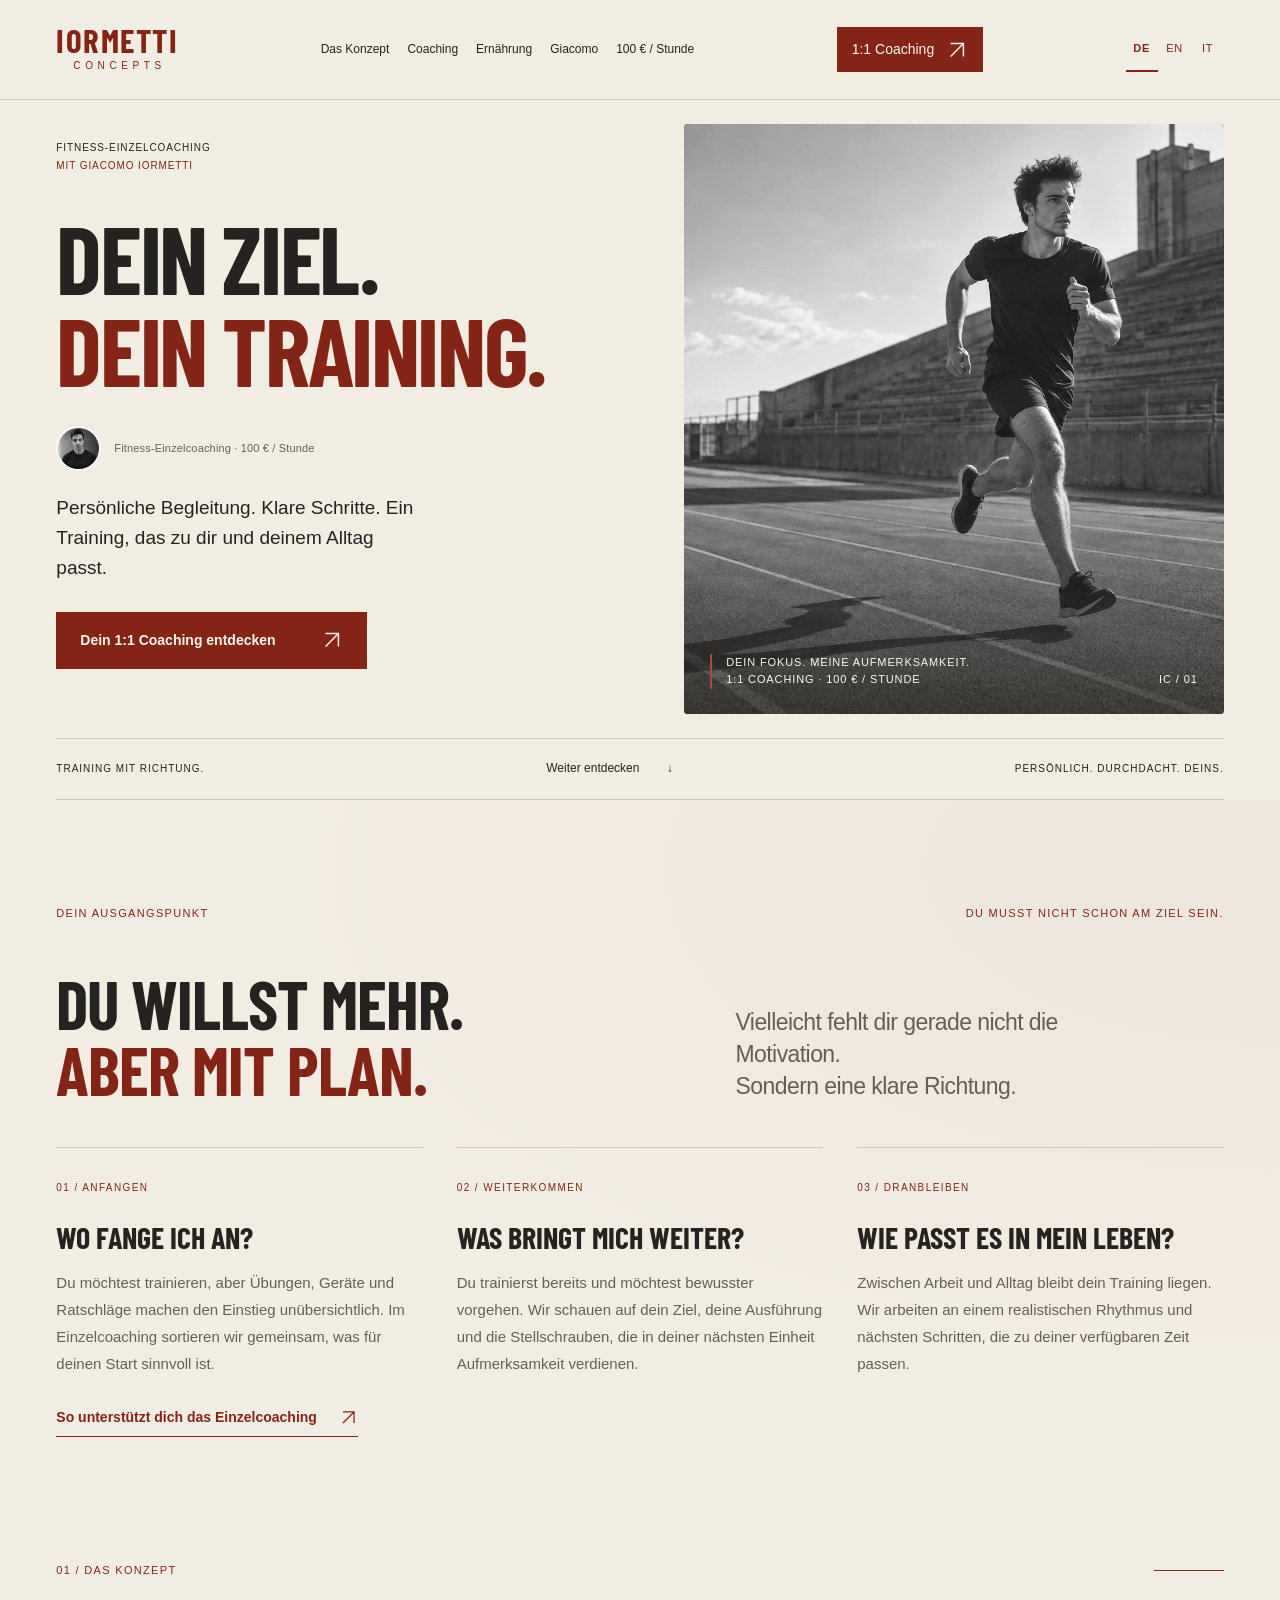
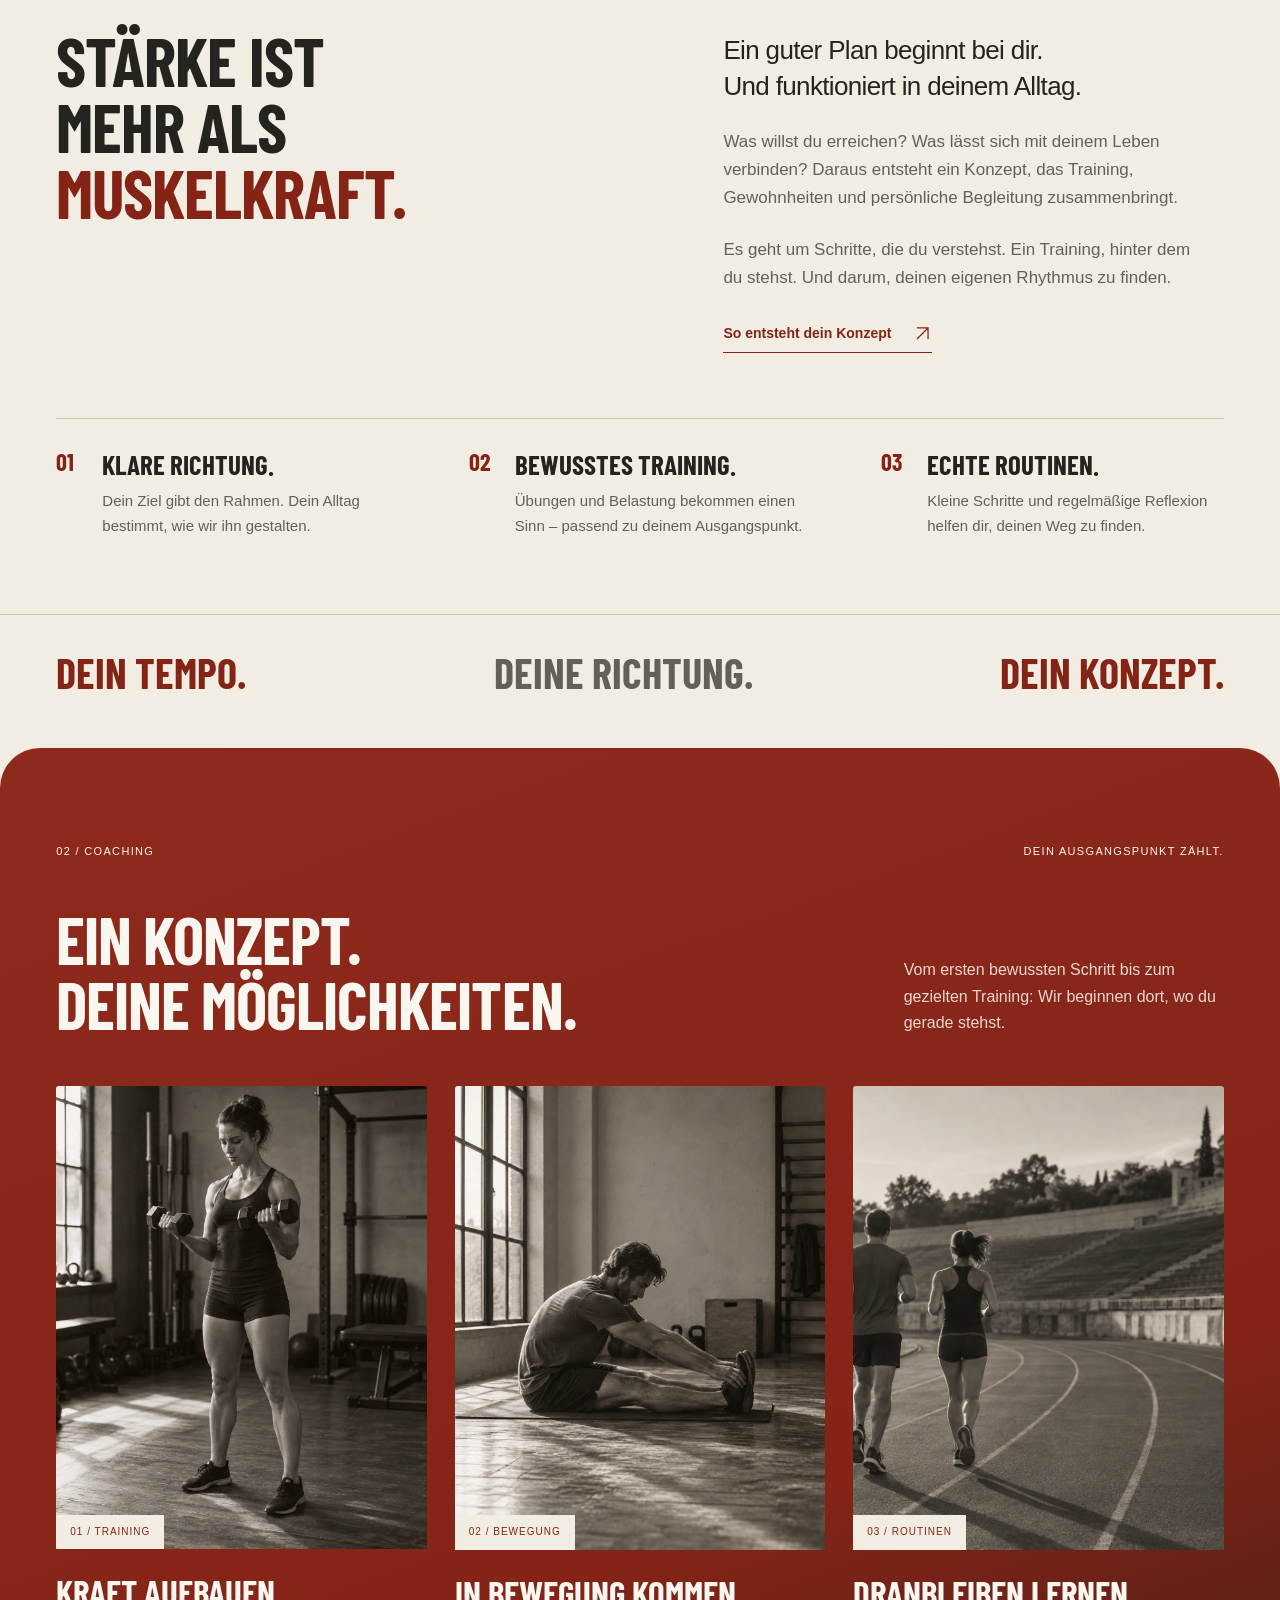
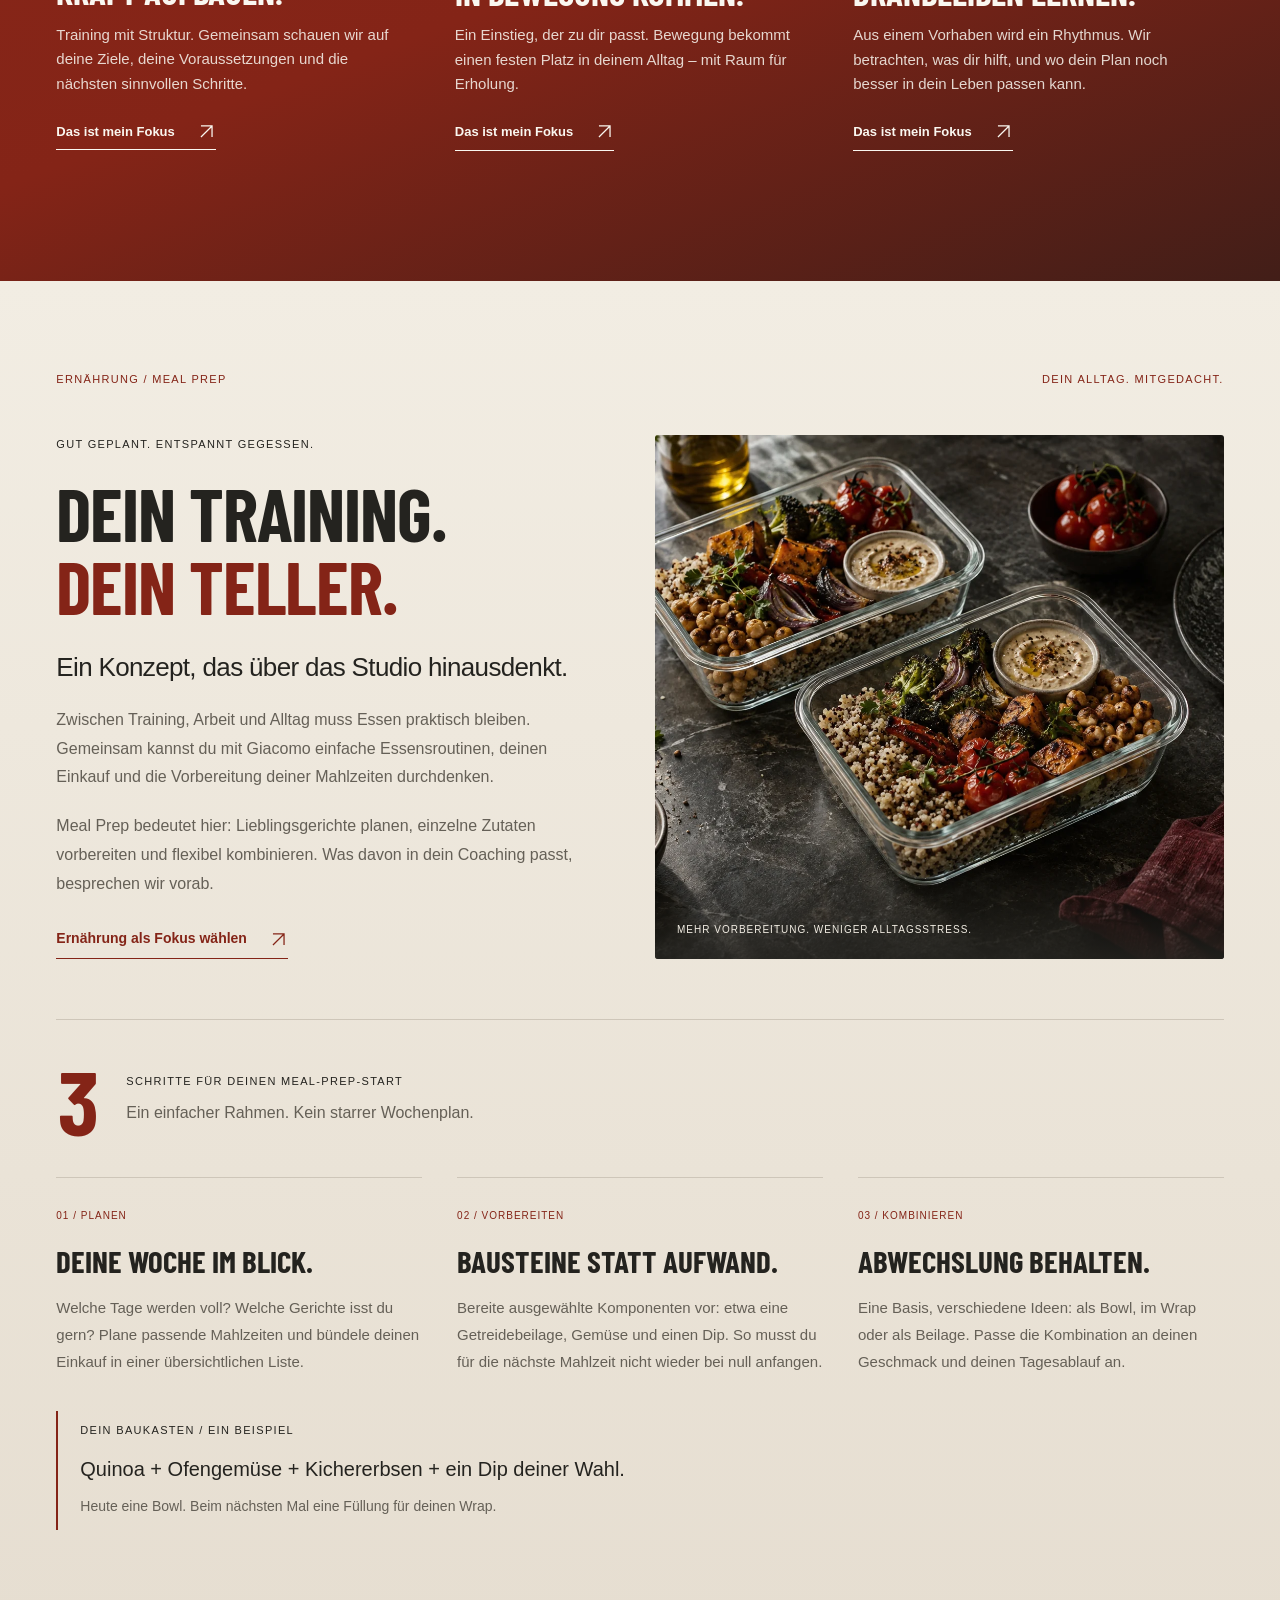
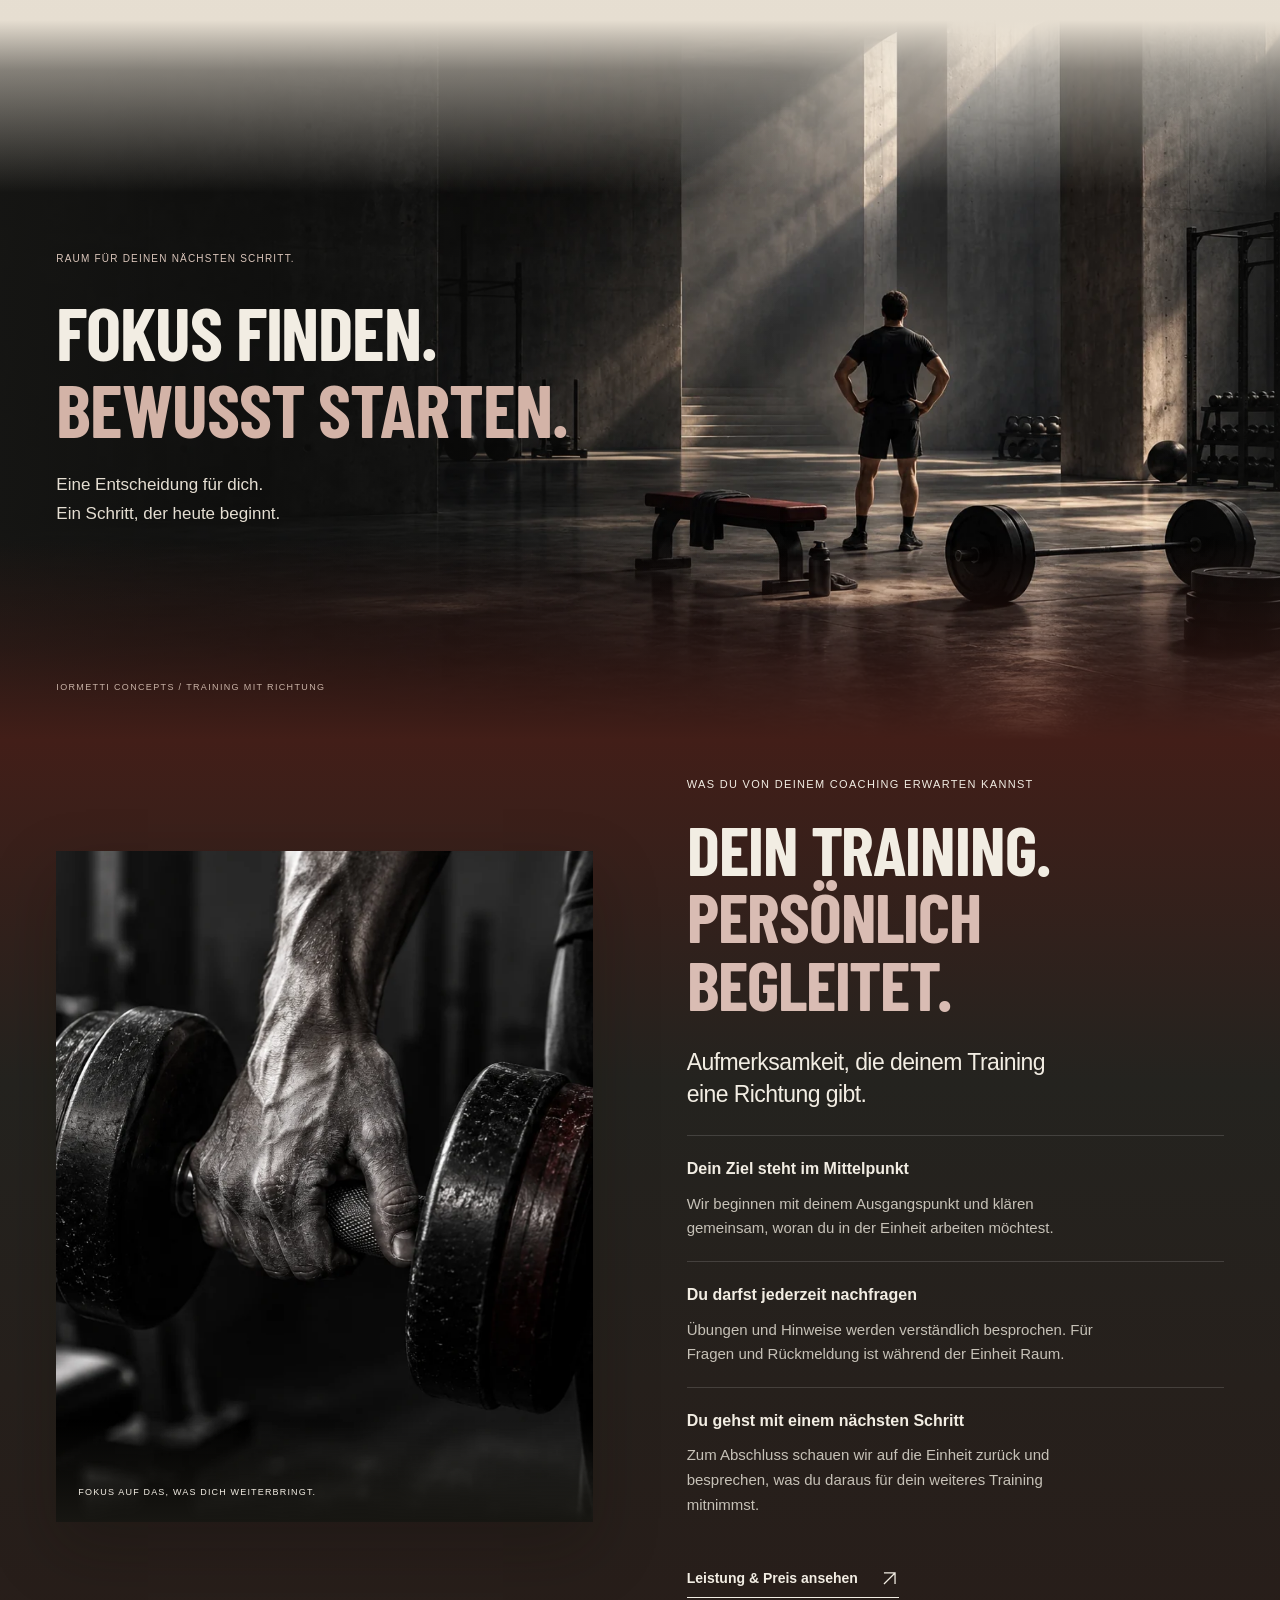
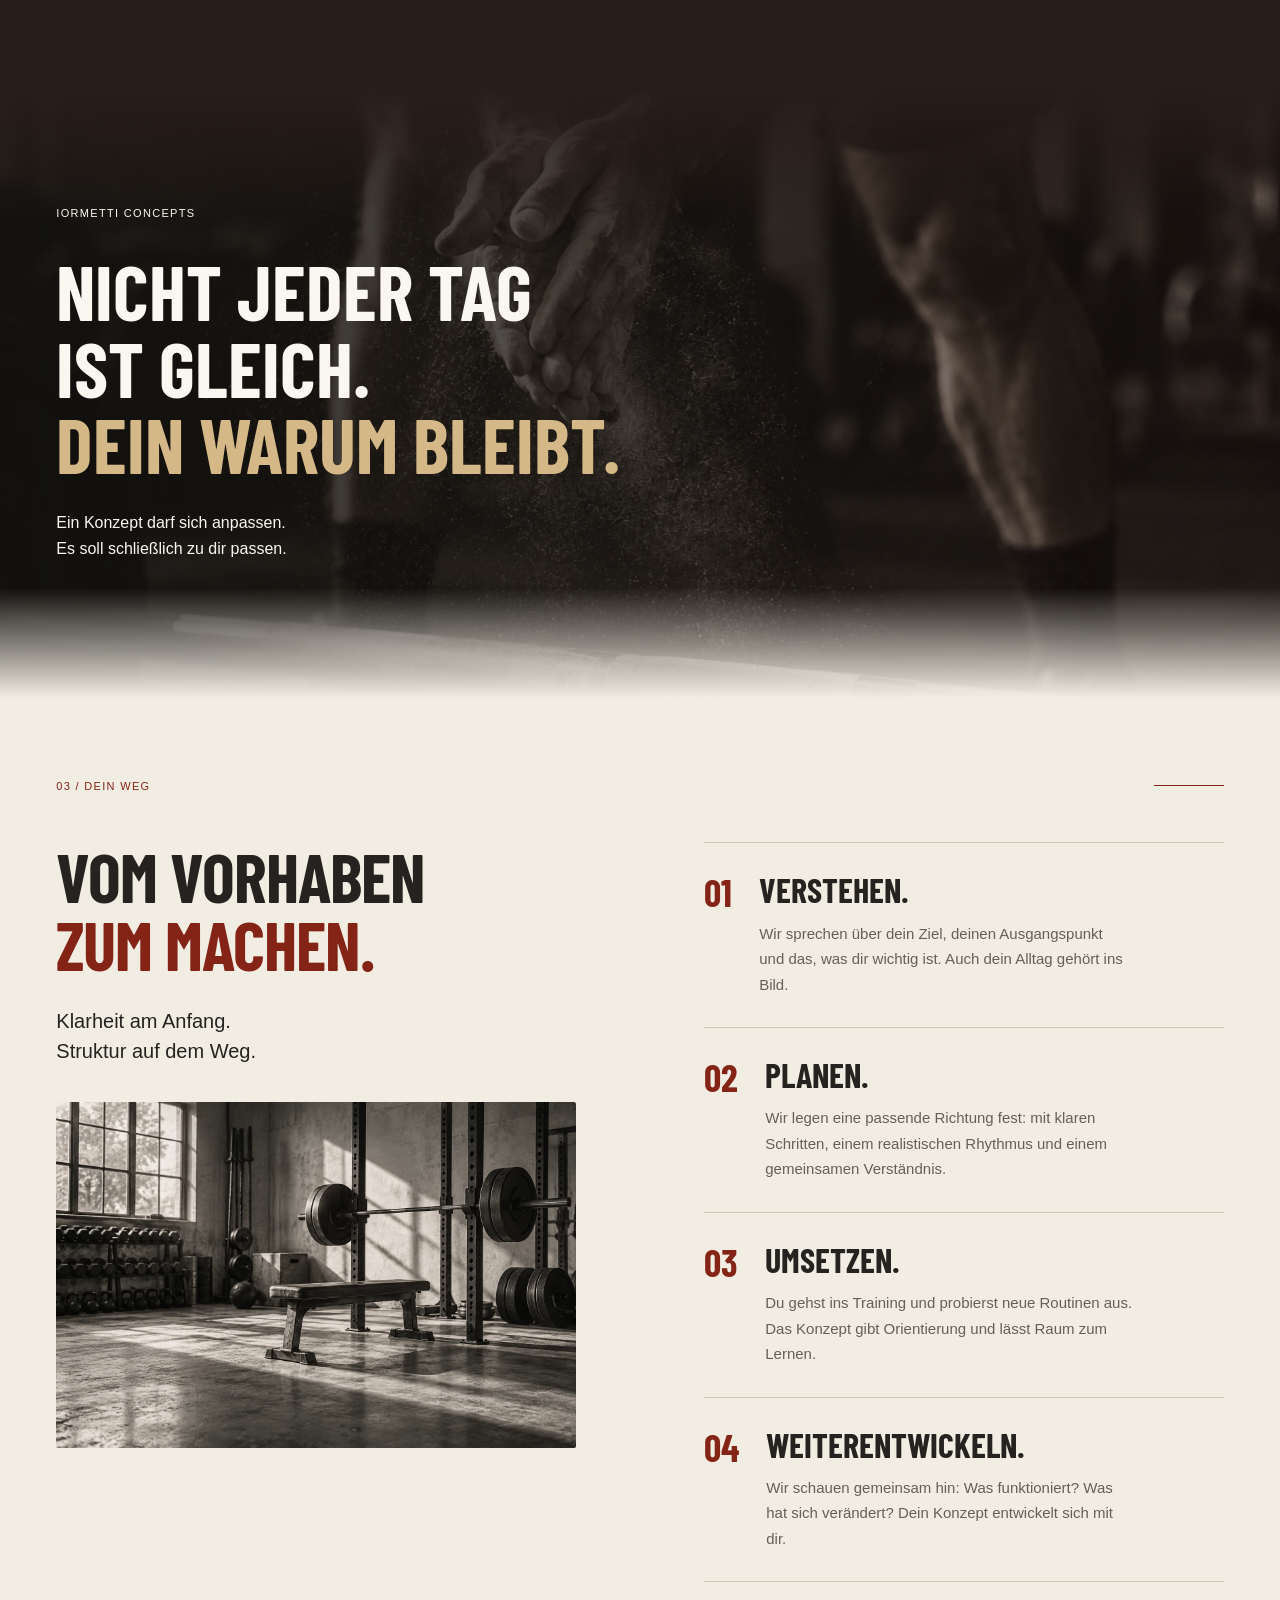
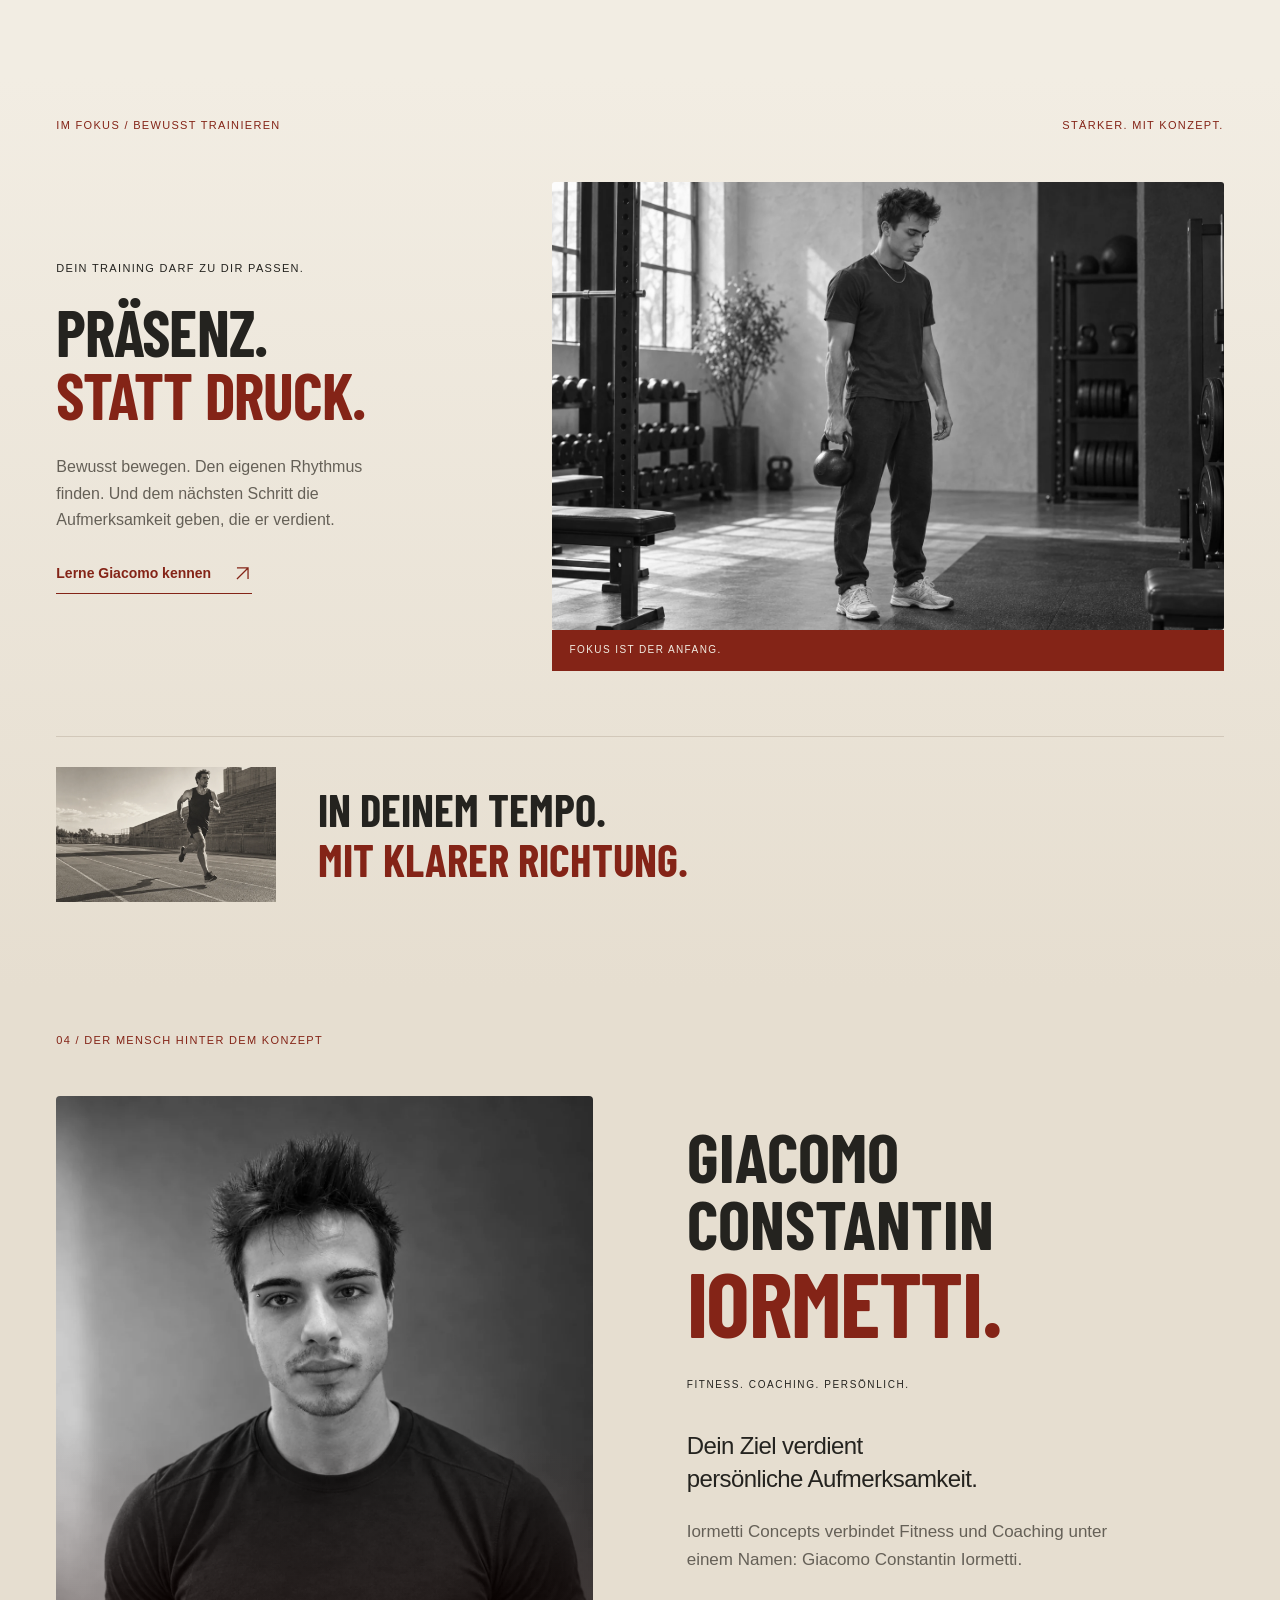
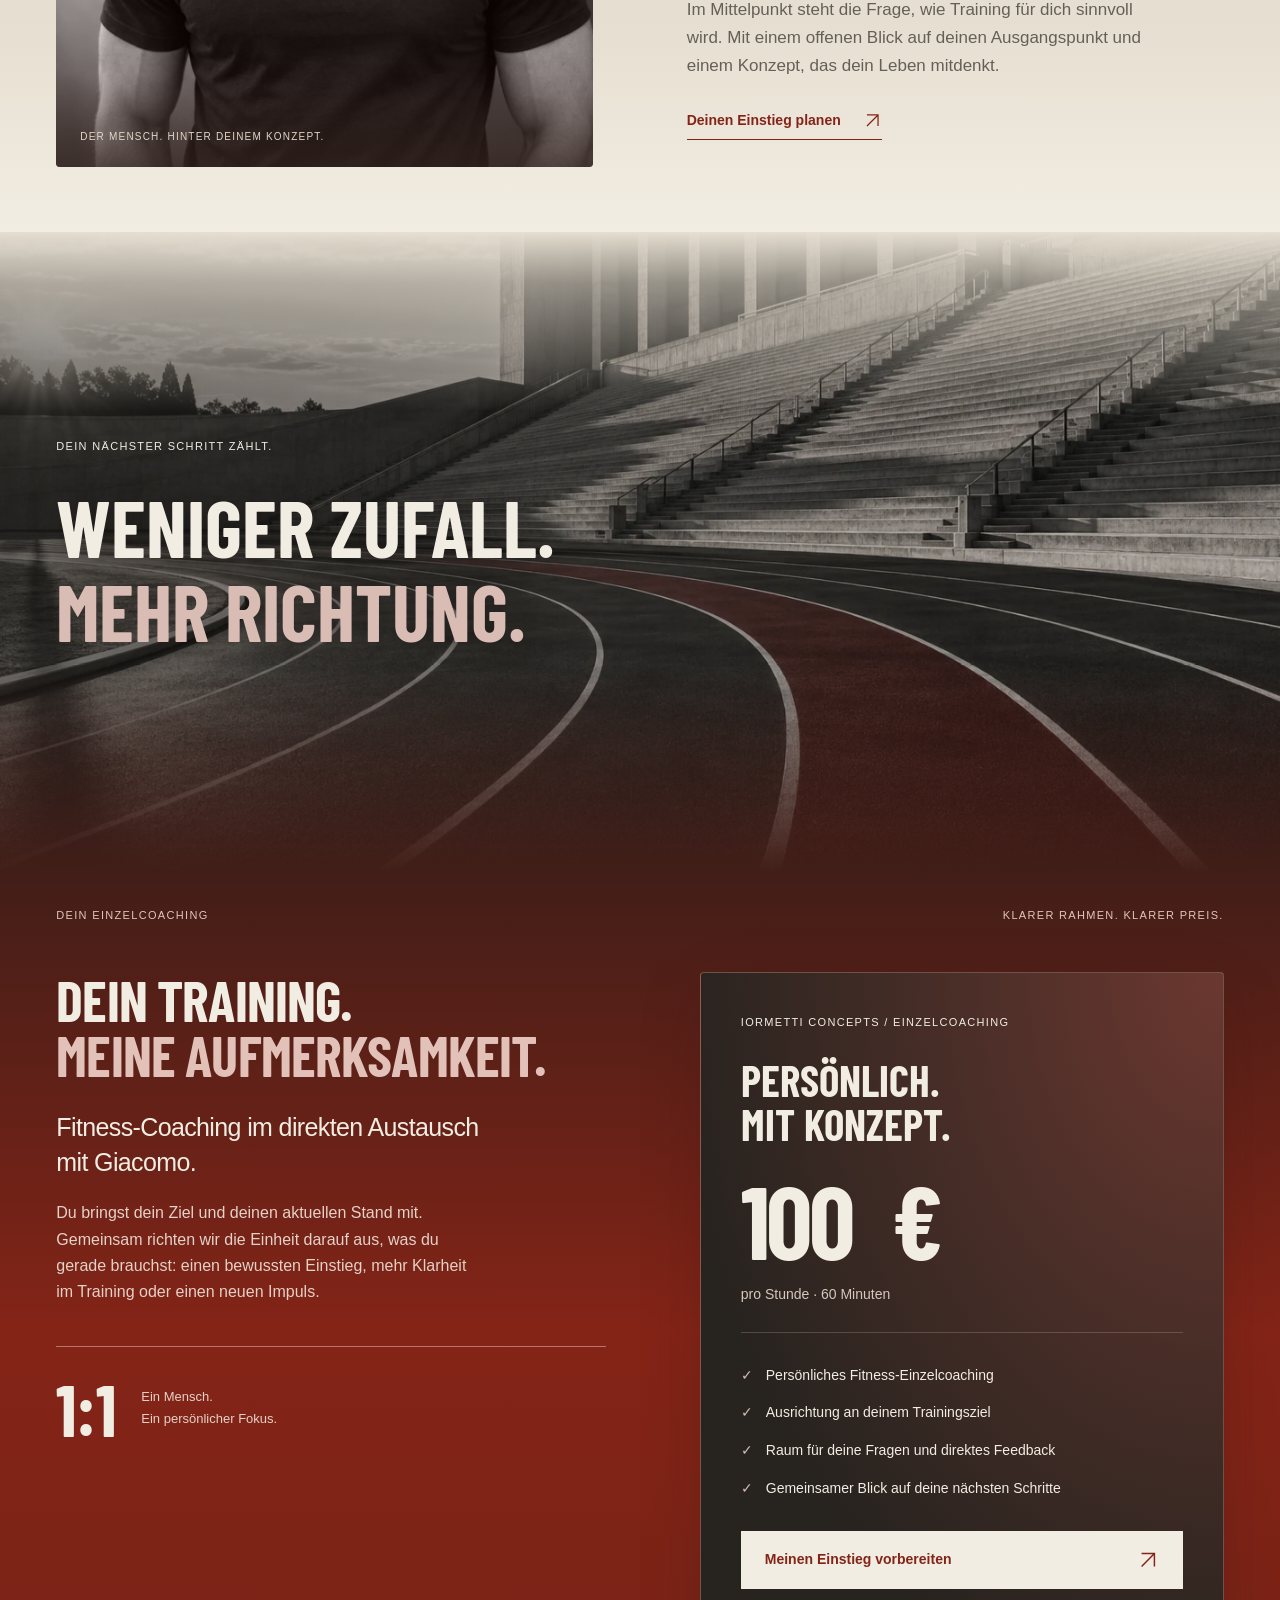
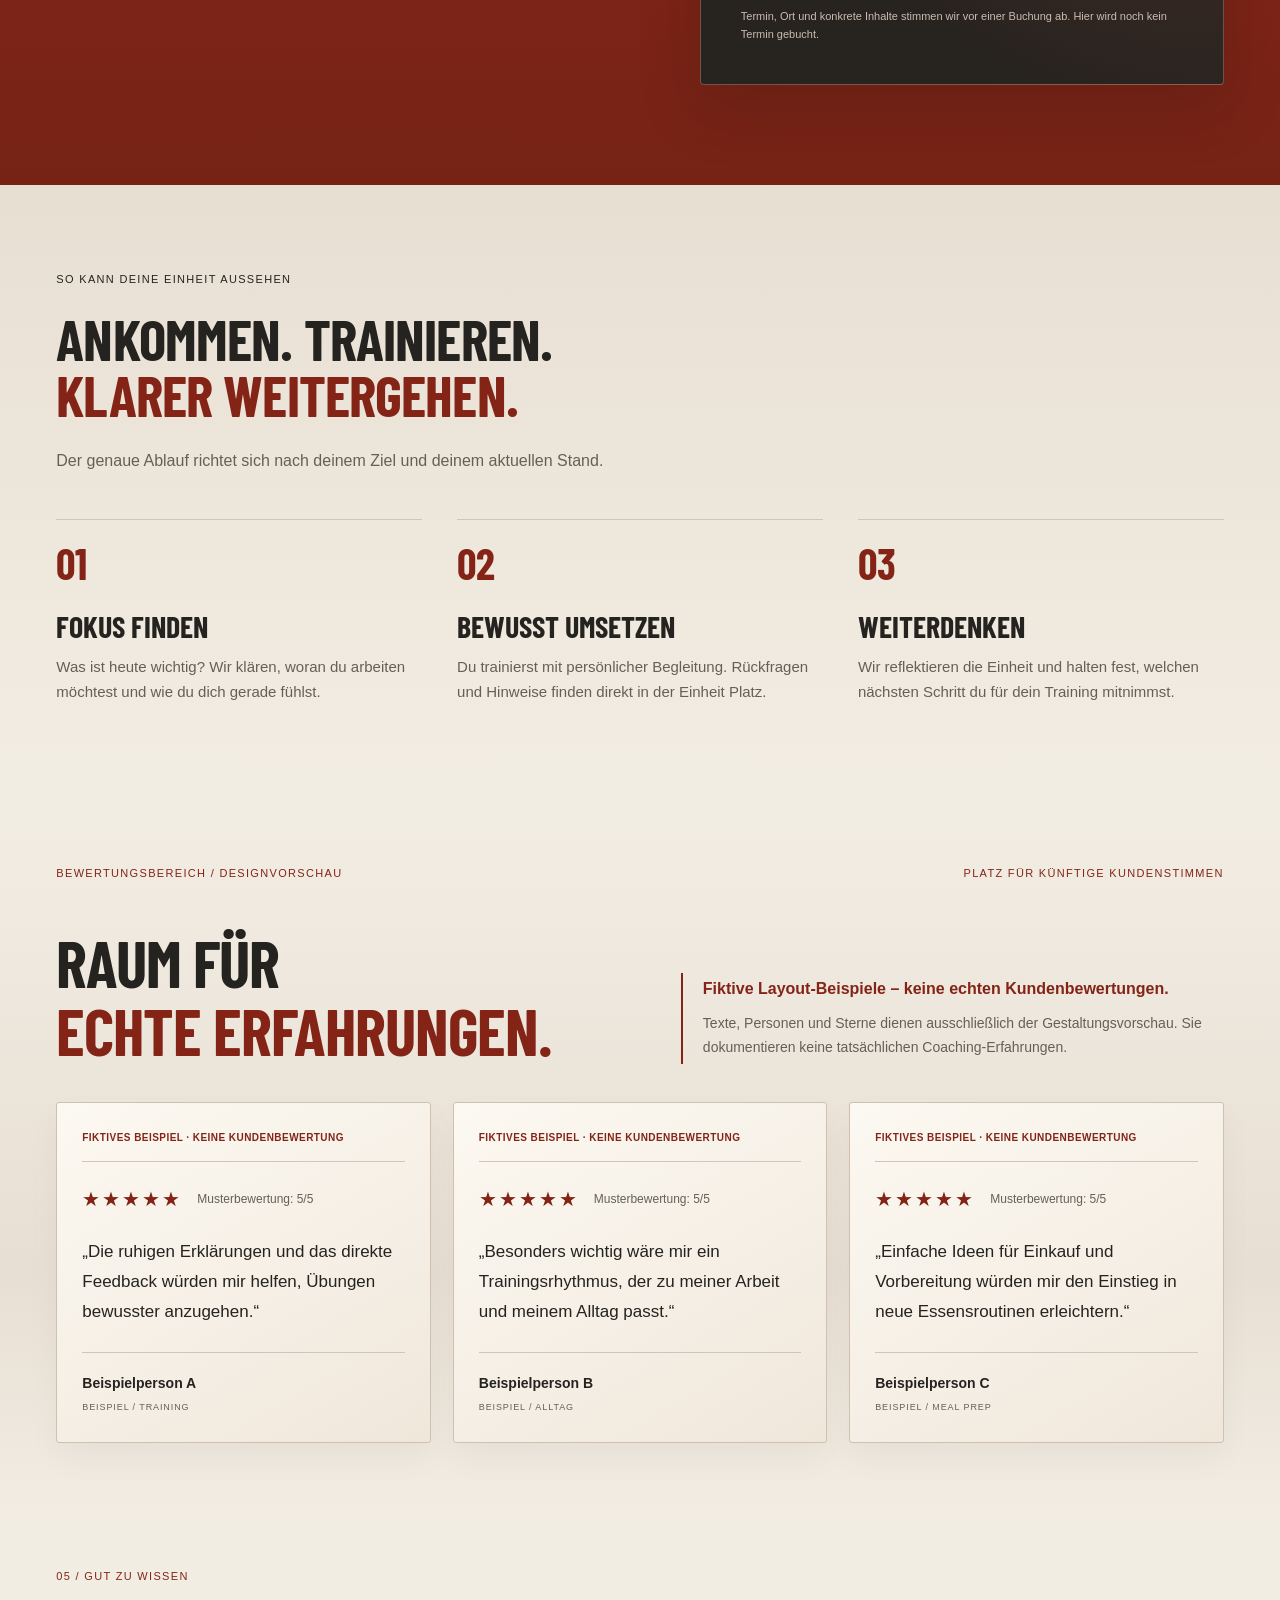
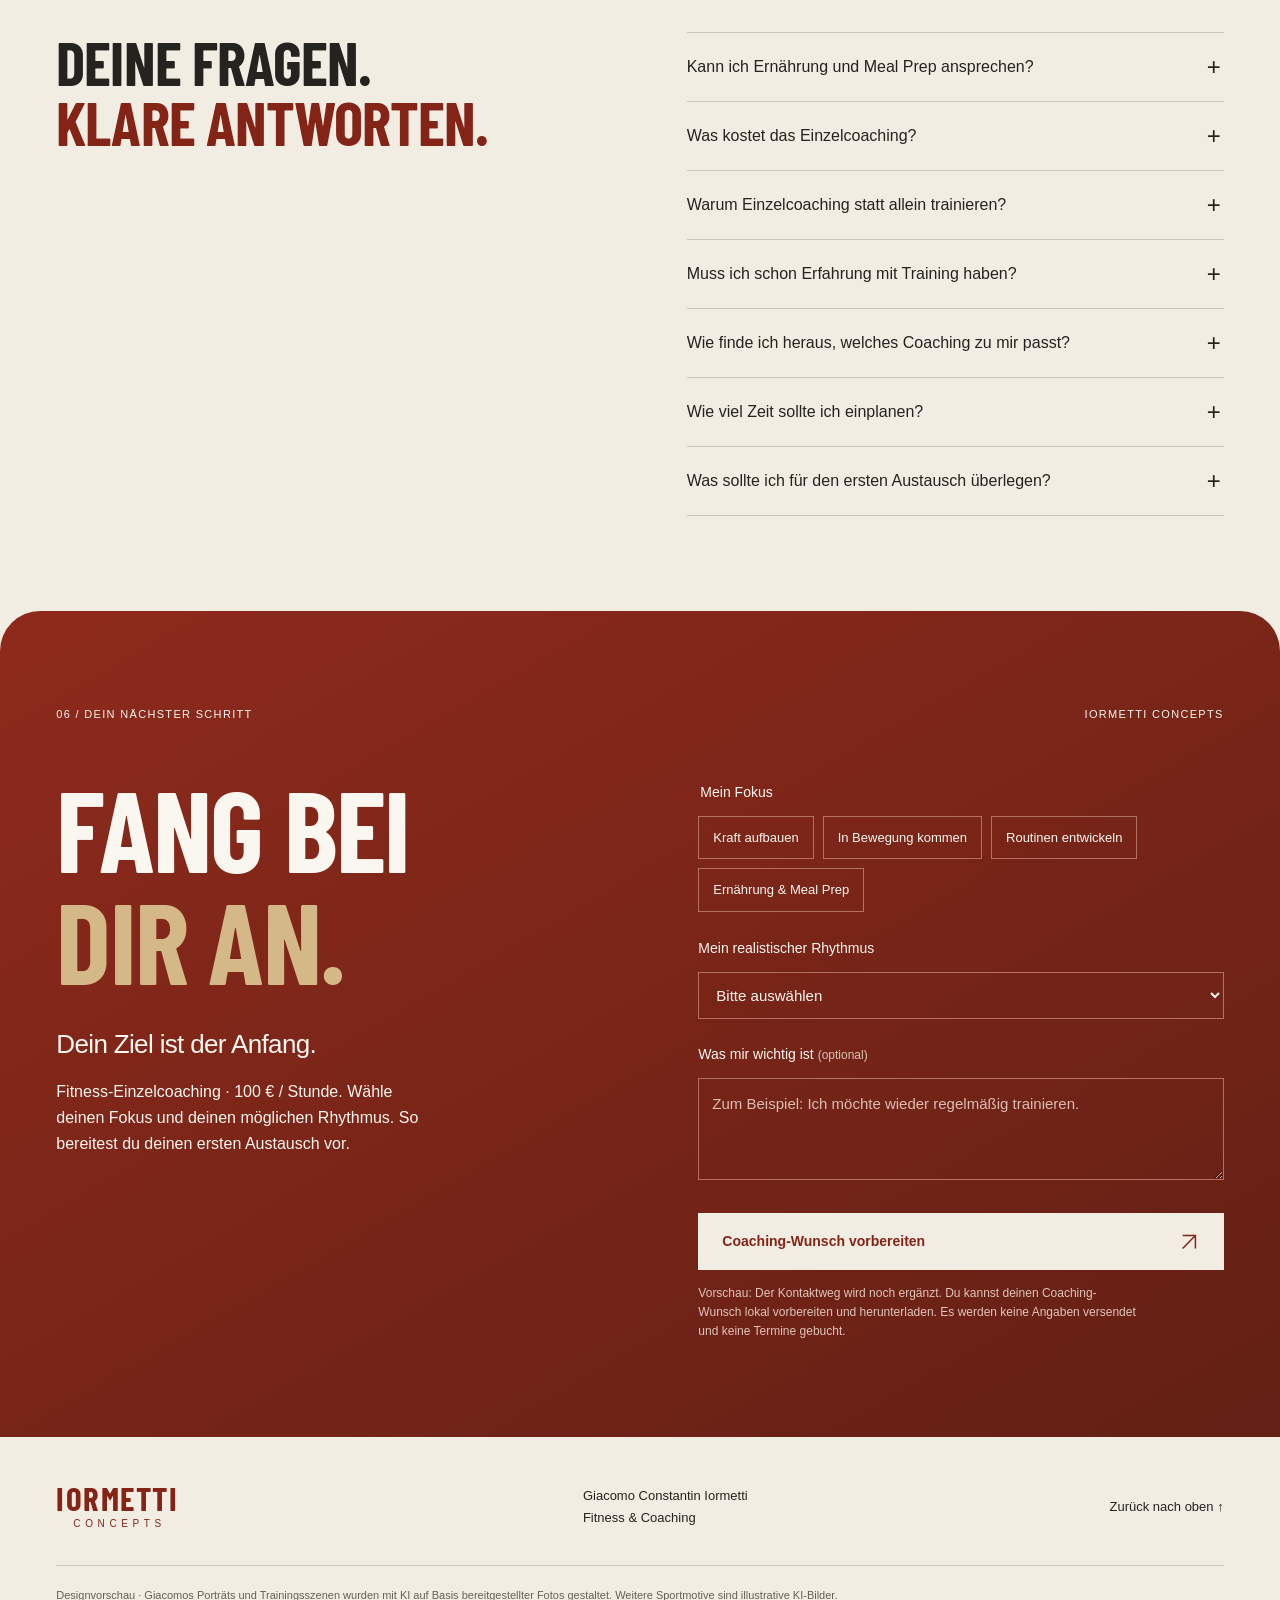
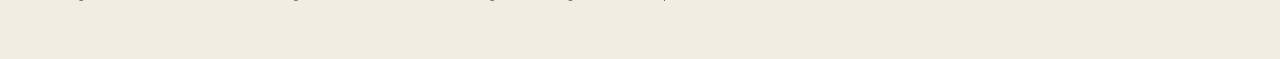
<file: template-de.html>
<!DOCTYPE html>

<html lang="de">
<head>
<meta charset="utf-8"/><meta content="width=device-width,initial-scale=1" name="viewport"/>
<title>Iormetti Concepts · Fitness-Einzelcoaching · 100 € / Stunde</title>
<meta content="Iormetti Concepts von Giacomo Constantin Iormetti. Persönliches Fitness-Einzelcoaching für 100 € pro Stunde. Dein Ziel, individuelle Begleitung und ein Training, das in deinen Alltag passt." name="description"/>
<meta content="noindex,nofollow" name="robots"/><meta content="#842417" name="theme-color"/>
<link href="assets/favicon.svg" rel="icon" type="image/svg+xml"/><link href="styles.css?v=6" rel="stylesheet"/>
<link as="font" crossorigin="" href="assets/BarlowCondensed-Bold.ttf" rel="preload" type="font/ttf"/>
<script defer="" src="app.js?v=6"></script>
<link href="index.html" hreflang="de" rel="alternate"/><link href="en.html" hreflang="en" rel="alternate"/><link href="it.html" hreflang="it" rel="alternate"/></head>
<body>
<div aria-hidden="true" class="reading-progress"></div>
<a class="skip" href="#main">Zum Inhalt</a>
<header class="header">
<a aria-label="Iormetti Concepts – Start" class="brand" href="#start"><span class="brand-name">IORMETTI<span>CONCEPTS</span></span></a>
<nav aria-label="Hauptnavigation" class="desktop-nav"><a href="#konzept">Das Konzept</a><a href="#coaching">Coaching</a><a href="#ernaehrung">Ernährung</a><a href="#giacomo">Giacomo</a><a href="#angebot">100 € / Stunde</a></nav>
<a class="header-cta" href="#angebot">1:1 Coaching <svg aria-hidden="true" class="arrow-icon" fill="none" focusable="false" stroke="currentColor" stroke-width="1.6" viewbox="0 0 24 24"><path d="M5 19 19 5M5 5h14v14"></path></svg></a>
<nav aria-label="Sprache wählen" class="language-switch"><a aria-current="page" href="index.html" hreflang="de" lang="de">DE</a><a href="en.html" hreflang="en" lang="en">EN</a><a href="it.html" hreflang="it" lang="it">IT</a></nav>
<button aria-controls="mobile-nav" aria-expanded="false" class="menu-toggle"><span>Menü</span><span aria-hidden="true" class="menu-icon"></span></button>
<nav aria-label="Mobile Navigation" class="mobile-nav" hidden="" id="mobile-nav"><a href="#konzept">Das Konzept</a><a href="#coaching">Coaching</a><a href="#ablauf">Dein Weg</a><a href="#ernaehrung">Ernährung</a><a href="#giacomo">Giacomo</a><a href="#einstieg">Dein Einstieg <svg aria-hidden="true" class="arrow-icon" fill="none" focusable="false" stroke="currentColor" stroke-width="1.6" viewbox="0 0 24 24"><path d="M5 19 19 5M5 5h14v14"></path></svg></a></nav>
</header>
<main id="main">
<section aria-labelledby="hero-title" class="hero" id="start">
<div class="hero-copy"><p class="eyebrow">FITNESS-EINZELCOACHING <span>MIT GIACOMO IORMETTI</span></p>
<h1 id="hero-title">DEIN ZIEL.<br/><span>DEIN TRAINING.</span></h1>
<div class="hero-bottom"><div class="coach-badge"><img alt="" height="56" src="assets/portrait-v3.webp" width="56"/><span>Fitness-Einzelcoaching · 100 € / Stunde</span></div><p>Persönliche Begleitung. Klare Schritte. Ein Training, das zu dir und deinem Alltag passt.</p><a class="button" href="#angebot">Dein 1:1 Coaching entdecken <svg aria-hidden="true" class="arrow-icon" fill="none" focusable="false" stroke="currentColor" stroke-width="1.6" viewbox="0 0 24 24"><path d="M5 19 19 5M5 5h14v14"></path></svg></a></div>
</div>
<figure class="hero-visual portrait-hero runner-hero"><img alt="Giacomo als Läufer im Stadion – KI-gestaltete Szene auf Basis seiner Fotos" fetchpriority="high" height="1024" src="assets/runner-v3.webp" width="1536"/><figcaption><span>DEIN FOKUS. MEINE AUFMERKSAMKEIT.<br/>1:1 COACHING · 100 € / STUNDE</span><span class="figure-index">IC / 01</span></figcaption></figure>
<div class="hero-foot"><span>TRAINING MIT RICHTUNG.</span><a href="#konzept">Weiter entdecken <span aria-hidden="true">↓</span></a><span>PERSÖNLICH. DURCHDACHT. DEINS.</span></div>
</section>
<section aria-labelledby="fit-title" class="fit-section section" id="fuer-dich"><div class="section-label"><span>DEIN AUSGANGSPUNKT</span><span>DU MUSST NICHT SCHON AM ZIEL SEIN.</span></div><div class="fit-intro"><h2 id="fit-title">DU WILLST MEHR.<br/><em>ABER MIT PLAN.</em></h2><p class="lead">Vielleicht fehlt dir gerade nicht die Motivation.<br/>Sondern eine klare Richtung.</p></div><div class="fit-cards"><article class="reveal"><span>01 / ANFANGEN</span><h3>WO FANGE ICH AN?</h3><p>Du möchtest trainieren, aber Übungen, Geräte und Ratschläge machen den Einstieg unübersichtlich. Im Einzelcoaching sortieren wir gemeinsam, was für deinen Start sinnvoll ist.</p></article><article class="reveal"><span>02 / WEITERKOMMEN</span><h3>WAS BRINGT MICH WEITER?</h3><p>Du trainierst bereits und möchtest bewusster vorgehen. Wir schauen auf dein Ziel, deine Ausführung und die Stellschrauben, die in deiner nächsten Einheit Aufmerksamkeit verdienen.</p></article><article class="reveal"><span>03 / DRANBLEIBEN</span><h3>WIE PASST ES IN MEIN LEBEN?</h3><p>Zwischen Arbeit und Alltag bleibt dein Training liegen. Wir arbeiten an einem realistischen Rhythmus und nächsten Schritten, die zu deiner verfügbaren Zeit passen.</p></article></div><a class="text-link" href="#angebot">So unterstützt dich das Einzelcoaching <svg aria-hidden="true" class="arrow-icon" fill="none" focusable="false" stroke="currentColor" stroke-width="1.6" viewbox="0 0 24 24"><path d="M5 19 19 5M5 5h14v14"></path></svg></a></section>
<section aria-labelledby="concept-title" class="manifesto section" id="konzept">
<div class="section-label"><span>01 / DAS KONZEPT</span><span class="short-line"></span></div>
<div class="manifesto-grid"><h2 id="concept-title">STÄRKE IST<br/>MEHR ALS<br/><em>MUSKELKRAFT.</em></h2><div class="manifesto-copy reveal"><p class="lead">Ein guter Plan beginnt bei dir.<br/>Und funktioniert in deinem Alltag.</p><p>Was willst du erreichen? Was lässt sich mit deinem Leben verbinden? Daraus entsteht ein Konzept, das Training, Gewohnheiten und persönliche Begleitung zusammenbringt.</p><p>Es geht um Schritte, die du verstehst. Ein Training, hinter dem du stehst. Und darum, deinen eigenen Rhythmus zu finden.</p><a class="text-link" href="#ablauf">So entsteht dein Konzept <svg aria-hidden="true" class="arrow-icon" fill="none" focusable="false" stroke="currentColor" stroke-width="1.6" viewbox="0 0 24 24"><path d="M5 19 19 5M5 5h14v14"></path></svg></a></div></div>
<div class="principles"><article><span class="ordinal">01</span><h3>KLARE RICHTUNG.</h3><p>Dein Ziel gibt den Rahmen. Dein Alltag bestimmt, wie wir ihn gestalten.</p></article><article><span class="ordinal">02</span><h3>BEWUSSTES TRAINING.</h3><p>Übungen und Belastung bekommen einen Sinn – passend zu deinem Ausgangspunkt.</p></article><article><span class="ordinal">03</span><h3>ECHTE ROUTINEN.</h3><p>Kleine Schritte und regelmäßige Reflexion helfen dir, deinen Weg zu finden.</p></article></div>
</section>
<div aria-hidden="true" class="chapter-ribbon"><span>DEIN TEMPO.</span><span>DEINE RICHTUNG.</span><span>DEIN KONZEPT.</span></div>
<section aria-labelledby="coaching-title" class="coaching section" id="coaching">
<div class="section-label"><span>02 / COACHING</span><span>DEIN AUSGANGSPUNKT ZÄHLT.</span></div>
<div class="section-heading"><h2 id="coaching-title">EIN KONZEPT.<br/><em>DEINE MÖGLICHKEITEN.</em></h2><p>Vom ersten bewussten Schritt bis zum gezielten Training: Wir beginnen dort, wo du gerade stehst.</p></div>
<div class="service-grid"><article class="service reveal"><figure><img alt="Athletin beim konzentrierten Krafttraining mit Kurzhanteln" height="1402" loading="lazy" src="assets/training.webp" width="1122"/><span>01 / TRAINING</span></figure><div><h3>KRAFT AUFBAUEN.</h3><p>Training mit Struktur. Gemeinsam schauen wir auf deine Ziele, deine Voraussetzungen und die nächsten sinnvollen Schritte.</p><a class="text-link" data-goal="Kraft aufbauen" href="#einstieg">Das ist mein Fokus <svg aria-hidden="true" class="arrow-icon" fill="none" focusable="false" stroke="currentColor" stroke-width="1.6" viewbox="0 0 24 24"><path d="M5 19 19 5M5 5h14v14"></path></svg></a></div></article>
<article class="service reveal"><figure><img alt="Anonymer Athlet bei einer ruhigen Mobilitätsübung" height="1402" loading="lazy" src="assets/mobility.webp" width="1122"/><span>02 / BEWEGUNG</span></figure><div><h3>IN BEWEGUNG KOMMEN.</h3><p>Ein Einstieg, der zu dir passt. Bewegung bekommt einen festen Platz in deinem Alltag – mit Raum für Erholung.</p><a class="text-link" data-goal="In Bewegung kommen" href="#einstieg">Das ist mein Fokus <svg aria-hidden="true" class="arrow-icon" fill="none" focusable="false" stroke="currentColor" stroke-width="1.6" viewbox="0 0 24 24"><path d="M5 19 19 5M5 5h14v14"></path></svg></a></div></article>
<article class="service reveal"><figure><img alt="Zwei Erwachsene laufen gemeinsam auf einer Laufbahn" height="1024" loading="lazy" src="assets/routine.webp" width="1536"/><span>03 / ROUTINEN</span></figure><div><h3>DRANBLEIBEN LERNEN.</h3><p>Aus einem Vorhaben wird ein Rhythmus. Wir betrachten, was dir hilft, und wo dein Plan noch besser in dein Leben passen kann.</p><a class="text-link" data-goal="Routinen entwickeln" href="#einstieg">Das ist mein Fokus <svg aria-hidden="true" class="arrow-icon" fill="none" focusable="false" stroke="currentColor" stroke-width="1.6" viewbox="0 0 24 24"><path d="M5 19 19 5M5 5h14v14"></path></svg></a></div></article></div>
</section>
<section aria-labelledby="nutrition-title" class="nutrition section" id="ernaehrung">
<div class="section-label"><span>ERNÄHRUNG / MEAL PREP</span><span>DEIN ALLTAG. MITGEDACHT.</span></div>
<div class="nutrition-grid"><div class="nutrition-copy"><p class="eyebrow">GUT GEPLANT. ENTSPANNT GEGESSEN.</p><h2 id="nutrition-title">DEIN TRAINING.<br/><em>DEIN TELLER.</em></h2><p class="lead">Ein Konzept, das über das Studio hinausdenkt.</p><p>Zwischen Training, Arbeit und Alltag muss Essen praktisch bleiben. Gemeinsam kannst du mit Giacomo einfache Essensroutinen, deinen Einkauf und die Vorbereitung deiner Mahlzeiten durchdenken.</p><p>Meal Prep bedeutet hier: Lieblingsgerichte planen, einzelne Zutaten vorbereiten und flexibel kombinieren. Was davon in dein Coaching passt, besprechen wir vorab.</p><a class="text-link" data-goal="Ernährung &amp; Meal Prep" href="#einstieg">Ernährung als Fokus wählen <svg aria-hidden="true" class="arrow-icon" fill="none" stroke="currentColor" stroke-width="1.6" viewbox="0 0 24 24"><path d="M5 19 19 5M5 5h14v14"></path></svg></a></div><figure class="nutrition-photo reveal"><img alt="Vorbereitete Mahlzeiten mit Quinoa, Gemüse und Kichererbsen auf dunklem Stein" height="1024" loading="lazy" src="assets/meal-prep-v5.webp" width="1536"/><figcaption>MEHR VORBEREITUNG. WENIGER ALLTAGSSTRESS.</figcaption></figure></div>
<div class="prep-heading"><span class="prep-number" data-count="3"><span aria-hidden="true">3</span></span><div><p class="eyebrow">SCHRITTE FÜR DEINEN MEAL-PREP-START</p><p>Ein einfacher Rahmen. Kein starrer Wochenplan.</p></div></div>
<div class="prep-grid"><article class="reveal"><span>01 / PLANEN</span><h3>DEINE WOCHE IM BLICK.</h3><p>Welche Tage werden voll? Welche Gerichte isst du gern? Plane passende Mahlzeiten und bündele deinen Einkauf in einer übersichtlichen Liste.</p></article><article class="reveal"><span>02 / VORBEREITEN</span><h3>BAUSTEINE STATT AUFWAND.</h3><p>Bereite ausgewählte Komponenten vor: etwa eine Getreidebeilage, Gemüse und einen Dip. So musst du für die nächste Mahlzeit nicht wieder bei null anfangen.</p></article><article class="reveal"><span>03 / KOMBINIEREN</span><h3>ABWECHSLUNG BEHALTEN.</h3><p>Eine Basis, verschiedene Ideen: als Bowl, im Wrap oder als Beilage. Passe die Kombination an deinen Geschmack und deinen Tagesablauf an.</p></article></div>
<div class="prep-example"><p class="eyebrow">DEIN BAUKASTEN / EIN BEISPIEL</p><p>Quinoa + Ofengemüse + Kichererbsen + ein Dip deiner Wahl.</p><span>Heute eine Bowl. Beim nächsten Mal eine Füllung für deinen Wrap.</span></div></section>
<section aria-labelledby="cinema-title" class="cinema-section"><img alt="Anonymer Athlet in einer weiten Trainingshalle mit dramatischem Tageslicht" decoding="async" height="1024" loading="lazy" src="assets/cinema-v6.webp" width="1536"/><div class="cinema-copy reveal"><p class="eyebrow">RAUM FÜR DEINEN NÄCHSTEN SCHRITT.</p><h2 id="cinema-title">FOKUS FINDEN.<br/><em>BEWUSST STARTEN.</em></h2><p>Eine Entscheidung für dich.<br/>Ein Schritt, der heute beginnt.</p></div><span class="cinema-caption">IORMETTI CONCEPTS / TRAINING MIT RICHTUNG</span></section><section aria-labelledby="value-title" class="value-section section"><div class="value-photo"><img alt="Schwarz-Weiß-Detail einer Hand an einer Kurzhantel" height="1024" loading="lazy" src="assets/strength-detail-v3.webp" width="1536"/><span>FOKUS AUF DAS, WAS DICH WEITERBRINGT.</span></div><div class="value-copy"><p class="eyebrow">WAS DU VON DEINEM COACHING ERWARTEN KANNST</p><h2 id="value-title">DEIN TRAINING.<br/><em>PERSÖNLICH BEGLEITET.</em></h2><p class="lead">Aufmerksamkeit, die deinem Training eine Richtung gibt.</p><dl class="value-list"><div><dt>Dein Ziel steht im Mittelpunkt</dt><dd>Wir beginnen mit deinem Ausgangspunkt und klären gemeinsam, woran du in der Einheit arbeiten möchtest.</dd></div><div><dt>Du darfst jederzeit nachfragen</dt><dd>Übungen und Hinweise werden verständlich besprochen. Für Fragen und Rückmeldung ist während der Einheit Raum.</dd></div><div><dt>Du gehst mit einem nächsten Schritt</dt><dd>Zum Abschluss schauen wir auf die Einheit zurück und besprechen, was du daraus für dein weiteres Training mitnimmst.</dd></div></dl><a class="text-link" href="#angebot">Leistung &amp; Preis ansehen <svg aria-hidden="true" class="arrow-icon" fill="none" focusable="false" stroke="currentColor" stroke-width="1.6" viewbox="0 0 24 24"><path d="M5 19 19 5M5 5h14v14"></path></svg></a></div></section>
<section aria-label="Unsere Haltung" class="statement"><img alt="Detailaufnahme von Händen mit Kreide vor dem Krafttraining" height="1024" loading="lazy" src="assets/chalk.webp" width="1536"/><div class="statement-content"><p class="eyebrow">IORMETTI CONCEPTS</p><p class="statement-title">NICHT JEDER TAG<br/>IST GLEICH.<br/><span>DEIN WARUM BLEIBT.</span></p><p>Ein Konzept darf sich anpassen.<br/>Es soll schließlich zu dir passen.</p></div></section>
<section aria-labelledby="process-title" class="process section" id="ablauf"><div class="section-label"><span>03 / DEIN WEG</span><span class="short-line"></span></div><div class="process-grid"><div><h2 id="process-title">VOM VORHABEN<br/><em>ZUM MACHEN.</em></h2><p class="process-intro">Klarheit am Anfang.<br/>Struktur auf dem Weg.</p><figure class="process-image"><img alt="Ruhiger Trainingsraum mit Bank und Gewichten im natürlichen Licht" height="1024" loading="lazy" src="assets/studio.webp" width="1536"/></figure></div><ol class="steps"><li><span>01</span><div><h3>VERSTEHEN.</h3><p>Wir sprechen über dein Ziel, deinen Ausgangspunkt und das, was dir wichtig ist. Auch dein Alltag gehört ins Bild.</p></div></li><li><span>02</span><div><h3>PLANEN.</h3><p>Wir legen eine passende Richtung fest: mit klaren Schritten, einem realistischen Rhythmus und einem gemeinsamen Verständnis.</p></div></li><li><span>03</span><div><h3>UMSETZEN.</h3><p>Du gehst ins Training und probierst neue Routinen aus. Das Konzept gibt Orientierung und lässt Raum zum Lernen.</p></div></li><li><span>04</span><div><h3>WEITERENTWICKELN.</h3><p>Wir schauen gemeinsam hin: Was funktioniert? Was hat sich verändert? Dein Konzept entwickelt sich mit dir.</p></div></li></ol></div></section>
<section aria-labelledby="training-story-title" class="training-story section"><div class="section-label"><span>IM FOKUS / BEWUSST TRAINIEREN</span><span>STÄRKER. MIT KONZEPT.</span></div><div class="training-story-grid"><div class="training-story-copy reveal"><p class="eyebrow">DEIN TRAINING DARF ZU DIR PASSEN.</p><h2 id="training-story-title">PRÄSENZ.<br/><em>STATT DRUCK.</em></h2><p>Bewusst bewegen. Den eigenen Rhythmus finden. Und dem nächsten Schritt die Aufmerksamkeit geben, die er verdient.</p><a class="text-link" href="#giacomo">Lerne Giacomo kennen <svg aria-hidden="true" class="arrow-icon" fill="none" focusable="false" stroke="currentColor" stroke-width="1.6" viewbox="0 0 24 24"><path d="M5 19 19 5M5 5h14v14"></path></svg></a></div><figure class="training-story-image reveal"><img alt="Giacomo mit einer Kettlebell – KI-gestaltete Trainingsszene" height="1024" loading="lazy" src="assets/giacomo-training.webp" width="1536"/><figcaption>FOKUS IST DER ANFANG.</figcaption></figure></div><div class="athletic-strip"><figure><img alt="Illustrativer Läufer auf einer sonnigen Laufbahn" height="1024" loading="lazy" src="assets/hero.webp" width="1536"/></figure><p>IN DEINEM TEMPO.<br/><span>MIT KLARER RICHTUNG.</span></p></div></section>
<section aria-labelledby="person-title" class="person section" id="giacomo"><div class="section-label"><span>04 / DER MENSCH HINTER DEM KONZEPT</span></div><div class="person-grid"><figure class="person-portrait reveal"><img alt="Schwarz-Weiß-Porträt von Giacomo – KI-gestaltet auf Basis seiner Fotos" height="1402" loading="lazy" src="assets/portrait-v3.webp" width="1122"/><figcaption>DER MENSCH. HINTER DEINEM KONZEPT.</figcaption></figure><div class="person-editorial"><div class="person-name"><p>GIACOMO<br/>CONSTANTIN</p><h2 id="person-title">IORMETTI.</h2><span>FITNESS. COACHING. PERSÖNLICH.</span></div><div class="person-copy"><p class="lead">Dein Ziel verdient<br/>persönliche Aufmerksamkeit.</p><p>Iormetti Concepts verbindet Fitness und Coaching unter einem Namen: Giacomo Constantin Iormetti.</p><p>Im Mittelpunkt steht die Frage, wie Training für dich sinnvoll wird. Mit einem offenen Blick auf deinen Ausgangspunkt und einem Konzept, das dein Leben mitdenkt.</p><a class="text-link" href="#einstieg">Deinen Einstieg planen <svg aria-hidden="true" class="arrow-icon" fill="none" focusable="false" stroke="currentColor" stroke-width="1.6" viewbox="0 0 24 24"><path d="M5 19 19 5M5 5h14v14"></path></svg></a></div></div></div></section>
<section aria-label="Deine Richtung" class="track-interlude"><img alt="Stadion mit geschwungener Laufbahn und dezent roter Spur" height="1024" loading="lazy" src="assets/track-v3.webp" width="1536"/><div class="track-copy reveal"><p class="eyebrow">DEIN NÄCHSTER SCHRITT ZÄHLT.</p><p>WENIGER ZUFALL.<br/><span>MEHR RICHTUNG.</span></p></div></section>
<section aria-labelledby="offer-title" class="offer-section section" id="angebot"><div class="section-label"><span>DEIN EINZELCOACHING</span><span>KLARER RAHMEN. KLARER PREIS.</span></div><div class="offer-grid"><div class="offer-intro"><h2 id="offer-title">DEIN TRAINING.<br/><em>MEINE AUFMERKSAMKEIT.</em></h2><p class="lead">Fitness-Coaching im direkten Austausch mit Giacomo.</p><p>Du bringst dein Ziel und deinen aktuellen Stand mit. Gemeinsam richten wir die Einheit darauf aus, was du gerade brauchst: einen bewussten Einstieg, mehr Klarheit im Training oder einen neuen Impuls.</p><div class="offer-note"><span>1:1</span><p>Ein Mensch.<br/>Ein persönlicher Fokus.</p></div></div><article aria-label="Fitness-Einzelcoaching Preis" class="price-card reveal"><p class="eyebrow">IORMETTI CONCEPTS / EINZELCOACHING</p><h3>PERSÖNLICH.<br/>MIT KONZEPT.</h3><p class="price"><span><span data-count="100"><span aria-hidden="true">100</span></span> €</span><span>pro Stunde · <span data-count="60"><span aria-hidden="true">60</span></span> Minuten</span></p><ul><li>Persönliches Fitness-Einzelcoaching</li><li>Ausrichtung an deinem Trainingsziel</li><li>Raum für deine Fragen und direktes Feedback</li><li>Gemeinsamer Blick auf deine nächsten Schritte</li></ul><a class="button light" href="#einstieg">Meinen Einstieg vorbereiten <svg aria-hidden="true" class="arrow-icon" fill="none" focusable="false" stroke="currentColor" stroke-width="1.6" viewbox="0 0 24 24"><path d="M5 19 19 5M5 5h14v14"></path></svg></a><p class="price-footnote">Termin, Ort und konkrete Inhalte stimmen wir vor einer Buchung ab. Hier wird noch kein Termin gebucht.</p></article></div></section>
<section aria-labelledby="session-title" class="session-section section"><div class="session-header"><p class="eyebrow">SO KANN DEINE EINHEIT AUSSEHEN</p><h2 id="session-title">ANKOMMEN. TRAINIEREN.<br/><em>KLARER WEITERGEHEN.</em></h2><p>Der genaue Ablauf richtet sich nach deinem Ziel und deinem aktuellen Stand.</p></div><div class="session-grid"><article class="reveal"><span>01</span><h3>FOKUS FINDEN</h3><p>Was ist heute wichtig? Wir klären, woran du arbeiten möchtest und wie du dich gerade fühlst.</p></article><article class="reveal"><span>02</span><h3>BEWUSST UMSETZEN</h3><p>Du trainierst mit persönlicher Begleitung. Rückfragen und Hinweise finden direkt in der Einheit Platz.</p></article><article class="reveal"><span>03</span><h3>WEITERDENKEN</h3><p>Wir reflektieren die Einheit und halten fest, welchen nächsten Schritt du für dein Training mitnimmst.</p></article></div></section>
<section aria-labelledby="reviews-title" class="reviews-demo section" id="bewertungen"><div class="section-label"><span>BEWERTUNGSBEREICH / DESIGNVORSCHAU</span><span>PLATZ FÜR KÜNFTIGE KUNDENSTIMMEN</span></div><div class="reviews-heading"><h2 id="reviews-title">RAUM FÜR<br/><em>ECHTE ERFAHRUNGEN.</em></h2><p class="demo-disclosure"><strong>Fiktive Layout-Beispiele – keine echten Kundenbewertungen.</strong><span>Texte, Personen und Sterne dienen ausschließlich der Gestaltungsvorschau. Sie dokumentieren keine tatsächlichen Coaching-Erfahrungen.</span></p></div><div class="review-grid"><article class="review-card reveal"><p class="review-demo-label">FIKTIVES BEISPIEL · KEINE KUNDENBEWERTUNG</p><div class="review-rating"><span aria-hidden="true">★★★★★</span><span>Musterbewertung: 5/5</span></div><blockquote><p>„Die ruhigen Erklärungen und das direkte Feedback würden mir helfen, Übungen bewusster anzugehen.“</p></blockquote><div class="review-person"><span>Beispielperson A</span><small>BEISPIEL / TRAINING</small></div></article><article class="review-card reveal"><p class="review-demo-label">FIKTIVES BEISPIEL · KEINE KUNDENBEWERTUNG</p><div class="review-rating"><span aria-hidden="true">★★★★★</span><span>Musterbewertung: 5/5</span></div><blockquote><p>„Besonders wichtig wäre mir ein Trainingsrhythmus, der zu meiner Arbeit und meinem Alltag passt.“</p></blockquote><div class="review-person"><span>Beispielperson B</span><small>BEISPIEL / ALLTAG</small></div></article><article class="review-card reveal"><p class="review-demo-label">FIKTIVES BEISPIEL · KEINE KUNDENBEWERTUNG</p><div class="review-rating"><span aria-hidden="true">★★★★★</span><span>Musterbewertung: 5/5</span></div><blockquote><p>„Einfache Ideen für Einkauf und Vorbereitung würden mir den Einstieg in neue Essensroutinen erleichtern.“</p></blockquote><div class="review-person"><span>Beispielperson C</span><small>BEISPIEL / MEAL PREP</small></div></article></div></section><section aria-labelledby="faq-title" class="faq section"><div class="section-label"><span>05 / GUT ZU WISSEN</span></div><div class="faq-grid"><h2 id="faq-title">DEINE FRAGEN.<br/><em>KLARE ANTWORTEN.</em></h2><div class="questions"><details><summary>Kann ich Ernährung und Meal Prep ansprechen?</summary><p>Ja. Du kannst Essensroutinen, Einkaufsplanung und die Vorbereitung von Mahlzeiten als Fokus für deinen Austausch wählen. Den konkreten Umfang stimmen wir vorab ab.</p></details><details><summary>Was kostet das Einzelcoaching?</summary><p>Das Fitness-Einzelcoaching kostet 100 € pro Stunde (60 Minuten). Termin, Ort und konkrete Inhalte werden vor einer Buchung abgestimmt.</p></details><details><summary>Warum Einzelcoaching statt allein trainieren?</summary><p>Im Einzelcoaching hast du Raum für deine Fragen und bekommst persönliche Rückmeldung. Das kann dir helfen, dein Training bewusster zu gestalten und deine nächsten Schritte klarer einzuordnen.</p></details><details><summary>Muss ich schon Erfahrung mit Training haben?</summary><p>Dein bisheriges Training ist ein Ausgangspunkt für das Gespräch. Sag einfach, wo du stehst und was du dir wünschst. Daraus lässt sich klären, welche Begleitung zu dir passt.</p></details><details><summary>Wie finde ich heraus, welches Coaching zu mir passt?</summary><p>Beginne mit deinem Ziel: mehr Kraft, mehr Bewegung oder verlässlichere Routinen. Im persönlichen Austausch werden daraus konkrete nächste Schritte.</p></details><details><summary>Wie viel Zeit sollte ich einplanen?</summary><p>Das hängt von deinem Ziel und deinem Alltag ab. Dein verfügbarer Zeitrahmen gehört deshalb von Anfang an zur Planung.</p></details><details><summary>Was sollte ich für den ersten Austausch überlegen?</summary><p>Was möchtest du verändern? Wie sieht dein Training aktuell aus? Welcher Rhythmus wäre realistisch? Drei ehrliche Antworten reichen als guter Gesprächseinstieg.</p></details></div></div></section>
<section aria-labelledby="entry-title" class="entry section" id="einstieg"><div class="section-label"><span>06 / DEIN NÄCHSTER SCHRITT</span><span>IORMETTI CONCEPTS</span></div><div class="entry-grid"><div><h2 id="entry-title">FANG BEI<br/><em>DIR AN.</em></h2><p class="lead">Dein Ziel ist der Anfang.</p><p>Fitness-Einzelcoaching · 100 € / Stunde. Wähle deinen Fokus und deinen möglichen Rhythmus. So bereitest du deinen ersten Austausch vor.</p></div><form id="entry-form"><fieldset><legend>Mein Fokus</legend><div class="goal-options"><label><input name="goal" required="" type="radio" value="Kraft aufbauen"/><span>Kraft aufbauen</span></label><label><input name="goal" type="radio" value="In Bewegung kommen"/><span>In Bewegung kommen</span></label><label><input name="goal" type="radio" value="Routinen entwickeln"/><span>Routinen entwickeln</span></label><label><input name="goal" type="radio" value="Ernährung &amp; Meal Prep"/><span>Ernährung &amp; Meal Prep</span></label></div></fieldset><label class="field-label" for="rhythm">Mein realistischer Rhythmus</label><select id="rhythm" name="rhythm" required=""><option value="">Bitte auswählen</option><option>Einmal pro Woche</option><option>Zweimal pro Woche</option><option>Dreimal pro Woche oder öfter</option><option>Das möchte ich gemeinsam herausfinden</option></select><label class="field-label" for="note">Was mir wichtig ist <span>(optional)</span></label><textarea id="note" maxlength="600" name="note" placeholder="Zum Beispiel: Ich möchte wieder regelmäßig trainieren." rows="3"></textarea><button class="button light" disabled="" type="submit">Coaching-Wunsch vorbereiten <svg aria-hidden="true" class="arrow-icon" fill="none" focusable="false" stroke="currentColor" stroke-width="1.6" viewbox="0 0 24 24"><path d="M5 19 19 5M5 5h14v14"></path></svg></button><noscript><p>Für die lokale Gesprächsnotiz bitte JavaScript aktivieren. Das Formular ist ohne JavaScript gesperrt; es werden keine Angaben gesendet.</p></noscript><p class="form-note">Vorschau: Der Kontaktweg wird noch ergänzt. Du kannst deinen Coaching-Wunsch lokal vorbereiten und herunterladen. Es werden keine Angaben versendet und keine Termine gebucht.</p><div class="entry-result" hidden="" id="entry-result" role="status" tabindex="-1"><h3>DEIN COACHING-WUNSCH STEHT.</h3><p id="result-copy"></p><button class="text-link" id="download-note" type="button">Notiz herunterladen ↓</button></div></form></div></section>
</main>
<aside aria-label="Einzelcoaching Schnellzugriff" class="coaching-dock"><div><strong>1:1 FITNESS-COACHING</strong><span>100 € / Stunde</span></div><a href="#angebot">Coaching ansehen <svg aria-hidden="true" class="arrow-icon" fill="none" focusable="false" stroke="currentColor" stroke-width="1.6" viewbox="0 0 24 24"><path d="M5 19 19 5M5 5h14v14"></path></svg></a><button aria-label="Coaching-Leiste schließen" class="dock-close" type="button"><svg aria-hidden="true" fill="none" focusable="false" stroke="currentColor" stroke-width="1.6" viewbox="0 0 24 24"><path d="m6 6 12 12M6 18 18 6"></path></svg></button></aside>
<footer class="footer"><a class="brand" href="#start"><span class="brand-name">IORMETTI<span>CONCEPTS</span></span></a><p>Giacomo Constantin Iormetti<br/>Fitness &amp; Coaching</p><a class="top-link" href="#start">Zurück nach oben ↑</a><small>Designvorschau · Giacomos Porträts und Trainingsszenen wurden mit KI auf Basis bereitgestellter Fotos gestaltet. Weitere Sportmotive sind illustrative KI-Bilder.</small></footer>
</body></html>
</file>
<file: styles.css>
@font-face{font-family:Barlow;src:url('assets/BarlowCondensed-Bold.ttf') format('truetype');font-weight:700;font-display:swap}
:root{--paper:#f2ede3;--paper-light:#faf7f0;--red:#842417;--ink:#24231f;--muted:#656057;--line:#cec6b9;--gold:#b59a68;--display:Barlow,'Arial Narrow',Impact,sans-serif;--body:Arial,Helvetica,sans-serif;--gutter:clamp(22px,4.4vw,84px)}
*{box-sizing:border-box}html{scroll-behavior:smooth;scroll-padding-top:110px}body{margin:0;color:var(--ink);background:var(--paper);font:17px/1.65 var(--body)}a{color:inherit;text-decoration:none}button,input,textarea,select{font:inherit}button,a,input,select,textarea,summary{-webkit-tap-highlight-color:transparent}button{cursor:pointer}button:focus-visible,a:focus-visible,summary:focus-visible,input:focus-visible,select:focus-visible,textarea:focus-visible{outline:3px solid var(--gold);outline-offset:5px}button:disabled{cursor:default}img{display:block;width:100%;height:100%;object-fit:cover}figure,p,h1,h2,h3{margin:0}h1,h2,h3{font-family:var(--display);font-weight:700;line-height:.98}h2{font-size:clamp(44px,5.3vw,90px);letter-spacing:-.015em}h3{font-size:32px}h2 em{font-style:normal;color:var(--red)}.skip{position:fixed;top:-100px;left:15px;z-index:100;background:var(--ink);color:white;padding:10px 20px}.skip:focus{top:10px}.header{position:sticky;top:0;z-index:30;height:100px;display:flex;align-items:center;justify-content:space-between;gap:30px;padding:0 var(--gutter);background:var(--paper);border-bottom:1px solid var(--line)}.brand{display:inline-flex;color:var(--red);flex-shrink:0}.brand-name{font-family:var(--display);font-size:33px;line-height:1;letter-spacing:.045em}.brand-name>span{display:block;text-align:center;font:10px/1.8 var(--body);letter-spacing:.46em;padding-left:.46em}.desktop-nav{display:flex;gap:35px;font-size:14px}.desktop-nav a{padding:15px 0}.desktop-nav a:hover,.desktop-nav a[aria-current]{color:var(--red);text-decoration:underline;text-underline-offset:8px}.header-cta{background:var(--red);color:var(--paper-light);font-size:14px;padding:12px 22px;display:flex;gap:34px;align-items:center}.header-cta span{font-size:24px}.menu-toggle,.mobile-nav{display:none}.hero{padding:0 var(--gutter);max-width:1920px;margin:auto;display:grid;grid-template-columns:1.05fr 1fr;position:relative}.hero-copy{padding:49px 0 42px;z-index:2;display:flex;flex-direction:column;justify-content:space-between}.eyebrow{font-size:11px;letter-spacing:.12em;line-height:1.8;text-transform:uppercase}.hero .eyebrow span{display:block;color:var(--red)}h1{font-size:clamp(70px,8.4vw,152px);letter-spacing:-.025em;margin:33px -30px 30px 0;line-height:.97}h1>span{color:var(--red)}.hero-bottom{max-width:400px}.hero-bottom p{font-size:17px;margin-bottom:26px}.button{border:1px solid var(--red);background:var(--red);color:var(--paper-light);display:inline-flex;align-items:center;justify-content:space-between;gap:45px;padding:16px 23px;font-size:14px;font-weight:700;transition:background .2s,transform .2s}.button>span{font-size:25px;line-height:1}.button:hover{background:#671b11;transform:translateY(-2px)}.hero-visual{position:relative;min-height:640px;margin-left:30px;overflow:hidden;background:#b1a596}.hero-visual img{position:absolute;inset:0;object-position:61% center}.hero-visual:after{content:'';position:absolute;inset:60% 0 0;background:linear-gradient(transparent,rgba(20,19,15,.7));pointer-events:none}.hero-visual figcaption{position:absolute;z-index:1;bottom:25px;left:26px;right:26px;color:var(--paper-light);display:flex;justify-content:space-between;gap:15px;font-size:11px;letter-spacing:.08em;line-height:1.6}.figure-index{align-self:flex-end;white-space:nowrap}.hero-foot{grid-column:1/-1;border-top:1px solid var(--line);border-bottom:1px solid var(--line);display:flex;justify-content:space-between;align-items:center;gap:20px;font-size:10px;letter-spacing:.1em;min-height:62px}.hero-foot a{font-size:12px;letter-spacing:0}.hero-foot a span{margin-left:24px}.section{padding:95px var(--gutter);max-width:1920px;margin:auto}.section-label{display:flex;justify-content:space-between;align-items:center;gap:20px;font-size:11px;letter-spacing:.12em;line-height:1.5;margin-bottom:48px;color:var(--red)}.short-line{width:70px;height:1px;background:currentColor}.manifesto-grid{display:grid;grid-template-columns:1.1fr 1fr;gap:10%}.manifesto-copy{padding-top:5px;max-width:480px}.lead{font-size:26px;line-height:1.4;letter-spacing:-.025em}.manifesto-copy p+p{margin-top:24px;color:var(--muted)}.text-link{display:inline-flex;align-items:center;gap:22px;border:0;border-bottom:1px solid currentColor;padding:0 0 7px;margin-top:29px;background:none;font-size:14px;font-weight:700;color:var(--red)}.text-link:hover{color:var(--ink)}.principles{display:grid;grid-template-columns:repeat(3,1fr);margin-top:65px;padding-top:32px;border-top:1px solid var(--line);gap:6%}.principles article{position:relative;padding-left:46px}.ordinal{position:absolute;left:0;top:-1px;font:24px/1 var(--display);color:var(--red)}.principles h3{font-size:27px;margin-bottom:12px}.principles p{font-size:15px;color:var(--muted);line-height:1.65}.coaching{background:var(--red);color:var(--paper-light)}.coaching .section-label,.coaching em{color:var(--paper-light)}.section-heading{display:flex;gap:6%;justify-content:space-between;align-items:flex-end;margin-bottom:50px}.section-heading h2{font-size:clamp(46px,5.15vw,85px)}.section-heading p{max-width:320px;font-size:16px;opacity:.85}.service-grid{display:grid;grid-template-columns:repeat(3,1fr);gap:28px}.service figure{position:relative;aspect-ratio:4/5;overflow:hidden}.service img{transition:transform .7s}.service:hover img{transform:scale(1.025)}.service figure>span{position:absolute;bottom:0;left:0;padding:9px 14px;font-size:10px;background:var(--paper);color:var(--red);letter-spacing:.1em}.service h3{margin:25px 0 14px;font-size:35px}.service p{font-size:15px;line-height:1.65;opacity:.85;max-width:350px}.service .text-link{color:var(--paper-light);font-size:13px;margin-top:24px}.statement{position:relative;min-height:610px;display:flex;align-items:center;background:#24231f;overflow:hidden}.statement>img{position:absolute;inset:0;object-position:70% 45%;opacity:.6}.statement:after{content:'';position:absolute;inset:0;background:linear-gradient(90deg,rgba(18,17,14,.9),rgba(18,17,14,.5) 50%,transparent)}.statement-content{position:relative;z-index:1;padding:80px var(--gutter);color:var(--paper-light)}.statement-title{font:700 clamp(54px,6vw,108px)/1 var(--display);margin:28px 0}.statement-title span{color:#d5b887}.statement-content>p:last-child{font-size:16px;line-height:1.6}.process-grid{display:grid;grid-template-columns:1fr 1fr;gap:11%}.process h2{font-size:clamp(48px,5.4vw,82px)}.process-intro{margin:28px 0;font-size:20px;line-height:1.5}.process-image{aspect-ratio:3/2;margin-top:36px;max-width:520px}.steps{list-style:none;margin:0;padding:0}.steps li{display:flex;gap:27px;border-top:1px solid var(--line);padding:30px 0}.steps li:last-child{border-bottom:1px solid var(--line)}.steps li>span{font:38px/1 var(--display);color:var(--red)}.steps h3{font-size:34px;margin-bottom:14px}.steps p{font-size:15px;color:var(--muted);line-height:1.7;max-width:370px}.person{background:#e6ded0}.person-grid{display:grid;grid-template-columns:1.05fr 1fr;gap:9%}.person-name>p{font:700 clamp(50px,6.8vw,110px)/.98 var(--display)}.person-name h2{font-size:clamp(65px,8.5vw,150px);color:var(--red);margin-bottom:30px}.person-name>span{font-size:10px;letter-spacing:.16em}.person-copy{padding-top:8px;max-width:460px}.person-copy>p+p{margin-top:22px;color:var(--muted)}.faq-grid{display:grid;grid-template-columns:1fr 1fr;gap:8%}.faq h2{font-size:clamp(44px,4.8vw,75px)}details{border-top:1px solid var(--line);padding:22px 0}details:last-child{border-bottom:1px solid var(--line)}summary{list-style:none;font-size:16px;line-height:1.5;cursor:pointer;position:relative;padding-right:35px}summary::-webkit-details-marker{display:none}summary:after{content:'+';position:absolute;right:3px;font-size:24px;line-height:1}details[open] summary:after{content:'−'}details>p{padding:18px 25px 0 0;font-size:15px;color:var(--muted)}.entry{background:var(--red);color:var(--paper-light)}.entry .section-label{color:var(--paper-light)}.entry-grid{display:grid;grid-template-columns:1fr 1fr;gap:10%}.entry h2{font-size:clamp(80px,10vw,170px)}.entry h2 em{color:#d5b887}.entry .lead{margin:30px 0 16px}.entry-grid>div>p:last-child{max-width:370px;font-size:16px}.entry form{padding-top:10px}fieldset{border:0;margin:0 0 25px;padding:0}legend,.field-label{font-size:14px;margin-bottom:12px;display:block}.goal-options{display:flex;flex-wrap:wrap;gap:9px}.goal-options label{position:relative}.goal-options input{position:absolute;opacity:0;inset:0;width:100%;height:100%;margin:0;cursor:pointer}.goal-options span{display:block;font-size:13px;padding:10px 14px;border:1px solid #b37063;pointer-events:none}.goal-options input:checked+span{background:var(--paper);border-color:var(--paper);color:var(--red)}.goal-options input:focus-visible+span{outline:3px solid var(--gold);outline-offset:3px}.field-label>span{opacity:.75;font-size:12px}select,textarea{width:100%;border:1px solid #b37063;border-radius:0;background:transparent;color:var(--paper-light);padding:13px;font-size:15px;margin-bottom:24px}select option{color:var(--ink);background:var(--paper)}textarea{resize:vertical;min-height:100px}textarea::placeholder{color:#dcbeb5}.button.light{background:var(--paper);color:var(--red);border-color:var(--paper);width:100%;text-align:left}.button.light:hover{background:#e4d5bf}.form-note{font-size:12px;line-height:1.6;margin-top:14px;color:#e0c4bb;max-width:440px}.entry-result{margin-top:26px;border-top:1px solid #b37063;padding-top:25px}.entry-result h3{font-size:29px;margin-bottom:15px}.entry-result p{font-size:15px}.entry-result .text-link{color:var(--paper)}.footer{max-width:1920px;margin:auto;padding:45px var(--gutter) 25px;display:grid;grid-template-columns:1fr 1fr auto;gap:32px;align-items:center}.footer>p{font-size:13px;line-height:1.7}.top-link{font-size:13px}.footer small{grid-column:1/-1;border-top:1px solid var(--line);padding-top:20px;font-size:11px;color:var(--muted)}.reveal{opacity:1;transform:none}.motion .reveal{opacity:0;transform:translateY(24px);transition:opacity .7s ease,transform .7s ease}.motion .reveal.visible{opacity:1;transform:none}
@media(min-width:1921px){.statement{max-width:1920px;margin:auto}.header{padding-left:max(var(--gutter),calc((100vw - 1750px)/2));padding-right:max(var(--gutter),calc((100vw - 1750px)/2))}}
@media(max-width:1100px){.header{height:85px}.desktop-nav{gap:22px}.hero{grid-template-columns:1.1fr 1fr}.hero-visual{min-height:590px;margin-left:15px}h1{font-size:9.1vw}.hero-copy{padding-top:35px}.hero .eyebrow{font-size:10px}.hero-bottom p{font-size:15px}.hero-foot>span:last-child{display:none}.section{padding-top:75px;padding-bottom:75px}.manifesto-grid,.process-grid,.person-grid,.faq-grid,.entry-grid{gap:6%}.service-grid{gap:18px}.service h3{font-size:29px}.section-heading p{max-width:260px}.principles{gap:4%}.principles h3{font-size:25px}.principles article{padding-left:35px}}
@media(max-width:760px){html{scroll-padding-top:92px}.header{height:78px;gap:18px}.brand-name{font-size:29px}.brand-name>span{font-size:8px}.desktop-nav,.header-cta{display:none}.menu-toggle{display:flex;gap:15px;align-items:center;background:none;border:0;color:var(--red);padding:12px 0;font-size:14px;min-height:44px}.menu-icon{display:block;width:23px;height:13px;border-top:1px solid currentColor;border-bottom:1px solid currentColor;position:relative}.menu-toggle[aria-expanded=true] .menu-icon{border:0}.menu-toggle[aria-expanded=true] .menu-icon:before,.menu-toggle[aria-expanded=true] .menu-icon:after{content:'';position:absolute;inset:6px 0 auto;height:1px;background:currentColor;transform:rotate(45deg)}.menu-toggle[aria-expanded=true] .menu-icon:after{transform:rotate(-45deg)}.mobile-nav:not([hidden]){display:flex;position:absolute;top:77px;left:0;right:0;background:var(--paper);border-bottom:1px solid var(--line);padding:24px var(--gutter) 35px;flex-direction:column;box-shadow:0 20px 25px #24231f15}.mobile-nav>a{font:36px/1.25 var(--display);padding:12px 0;color:var(--red)}body.menu-open{overflow:hidden}.hero{display:flex;flex-direction:column;padding-top:0}.hero-copy{padding:28px 0 32px}.hero .eyebrow{display:flex;justify-content:space-between;align-items:flex-start;gap:16px;font-size:9px;letter-spacing:.06em}.hero .eyebrow span{max-width:75px;text-align:right}.hero h1{font-size:clamp(59px,13.9vw,100px);line-height:.98;margin:28px 0 25px;letter-spacing:-.015em}.hero-bottom{max-width:none}.hero-bottom p{font-size:16px;line-height:1.65;margin-bottom:21px}.hero-bottom .button{width:100%;font-size:14px;padding:16px 20px}.hero-visual{margin:0;min-height:0;aspect-ratio:4/3}.hero-visual img{object-position:59% 50%}.hero-visual figcaption{left:17px;right:17px;bottom:17px;font-size:9px}.hero-foot{min-height:61px;gap:10px}.hero-foot>span{font-size:9px;letter-spacing:.07em}.hero-foot a{font-size:11px}.hero-foot a span{margin-left:10px}.section{padding:65px var(--gutter)}.section-label{margin-bottom:30px;font-size:9px;letter-spacing:.1em}.section-label>span:nth-child(2):not(.short-line){max-width:130px;text-align:right}.manifesto-grid,.process-grid,.person-grid,.faq-grid,.entry-grid{display:block}h2{font-size:clamp(44px,11.5vw,76px)}.manifesto-copy{padding-top:30px}.lead{font-size:24px}.manifesto-copy p+p{font-size:16px;margin-top:19px}.text-link{font-size:14px}.principles{display:block;margin-top:38px;padding-top:0}.principles article{padding:25px 0 25px 49px;border-bottom:1px solid var(--line)}.ordinal{top:27px}.principles h3{font-size:29px}.principles p{font-size:15px}.section-heading{display:block;margin-bottom:30px}.section-heading h2{font-size:clamp(43px,10.4vw,76px)}.section-heading p{max-width:none;margin-top:24px;font-size:16px}.service-grid{display:block}.service+.service{margin-top:44px}.service figure{aspect-ratio:5/4}.service img{object-position:center 38%}.service h3{font-size:35px;margin:21px 0 13px}.service p{max-width:none;font-size:16px}.service .text-link{margin-top:20px;font-size:14px}.statement{min-height:490px}.statement>img{object-position:65% center;opacity:.48}.statement-content{padding:65px var(--gutter)}.statement-title{font-size:clamp(42px,10.4vw,75px);line-height:1.02}.statement:after{background:linear-gradient(90deg,rgba(18,17,14,.65),rgba(18,17,14,.15))}.process h2{font-size:clamp(45px,11.3vw,76px)}.process-intro{font-size:19px;margin-top:24px}.process-image{margin:28px 0 35px;max-width:none}.steps li{padding:26px 0;gap:22px}.steps p{font-size:16px;max-width:none}.person-name>p{font-size:clamp(58px,14vw,98px)}.person-name h2{font-size:clamp(76px,18vw,140px);margin-bottom:24px}.person-copy{margin-top:33px}.person-copy>p+p{font-size:16px}.faq h2{font-size:clamp(43px,10.3vw,70px);margin-bottom:30px}summary{font-size:16px}.entry h2{font-size:clamp(88px,23vw,160px)}.entry .lead{font-size:25px;margin-top:24px}.entry form{margin-top:34px}.goal-options span{font-size:13px}.entry-grid>div>p:last-child{max-width:none}.footer{grid-template-columns:1fr auto;padding-top:33px;gap:25px 12px}.footer>p{grid-column:1;grid-row:2}.footer .top-link{font-size:11px}.footer small{font-size:10px;line-height:1.6}.motion .reveal{transform:translateY(16px)}}
@media(prefers-reduced-motion:reduce){html{scroll-behavior:auto}*,*:before,*:after{animation:none!important;transition:none!important}.motion .reveal{opacity:1;transform:none}.button:hover,.service:hover img{transform:none}}

.button:disabled{opacity:.65;transform:none}
@media(max-width:760px){.mobile-nav:not([hidden]){max-height:calc(100vh - 78px);max-height:calc(100dvh - 78px);overflow-y:auto;overscroll-behavior:contain}html:not(.js) .menu-toggle{display:none}html:not(.js) .header{height:auto;min-height:78px;flex-wrap:wrap;padding-top:18px;padding-bottom:16px}html:not(.js) .desktop-nav{display:flex;flex-wrap:wrap;gap:10px 22px;width:100%}html:not(.js) .desktop-nav a{padding:5px 0}select,textarea{font-size:16px}}

/* Personal editorial edition — motion is an enhancement, never a prerequisite. */
:root{--ease-editorial:cubic-bezier(.22,1,.36,1)}
.reading-progress{position:fixed;inset:0 0 auto;height:3px;background:var(--gold);transform:scaleX(0);transform-origin:left;z-index:60;pointer-events:none}
.header{background:rgba(242,237,227,.96);transition:box-shadow .4s,border-color .4s;backdrop-filter:blur(14px)}
.header.scrolled{box-shadow:0 8px 30px #24231f0b;border-color:#cec6b988}
.hero{padding-top:24px}.hero-copy{padding-top:28px;padding-bottom:40px}.hero h1{font-size:clamp(64px,7.65vw,140px);margin-right:0}
.hero-visual.portrait-hero{min-height:640px;background:#cabeaa;border-radius:180px 180px 0 0;isolation:isolate}
.portrait-hero img{object-position:center 18%;transform:translate3d(0,var(--parallax-y,0px),0) scale(1.045)}
.portrait-hero:after{inset:65% 0 0;background:linear-gradient(transparent,#24231fc4)}
.coach-badge{display:flex;align-items:center;gap:13px;margin:0 0 22px;color:var(--muted);font-size:12px;letter-spacing:.015em}
.coach-badge img{width:45px;height:45px;border-radius:50%;object-position:50% 20%;border:2px solid var(--paper-light)}
.hero-foot{margin-top:24px}.manifesto{padding-top:110px;padding-bottom:75px}
.chapter-ribbon{display:flex;justify-content:space-between;gap:25px;max-width:1920px;margin:auto;padding:36px var(--gutter) 55px;font:700 clamp(23px,3.3vw,56px)/1 var(--display);color:var(--red);border-top:1px solid var(--line);overflow:hidden}
.chapter-ribbon span:nth-child(2){color:var(--muted)}
.coaching{position:relative;border-radius:40px 40px 0 0;background:linear-gradient(160deg,#8e2a1c 0%,#842417 65%,#421e18 100%);padding-bottom:130px}
.service figure{border-radius:3px 3px 0 0}.service:nth-child(2){transition-delay:90ms}.service:nth-child(3){transition-delay:180ms}
.service .text-link{transition:gap .3s}.service .text-link:hover{gap:32px}
.statement{isolation:isolate;background:#281d19}.statement>img{transform:translate3d(0,var(--parallax-y,0px),0) scale(1.09)}
.statement:before{content:'';position:absolute;inset:0;z-index:1;background:linear-gradient(#421e18,transparent 22%,transparent 82%,var(--paper));pointer-events:none}
.statement:after{z-index:0}.statement-content{z-index:2;padding-top:100px;padding-bottom:120px}
.process{padding-top:80px}.process-image{overflow:hidden;border-radius:2px}.steps li{transition:background .4s,padding .4s}.steps li.in-view{background:#e7dfd144;padding-left:14px}
.training-story{background:linear-gradient(var(--paper),#e6ded0);padding-top:40px;padding-bottom:85px}
.training-story-grid{display:grid;grid-template-columns:.8fr 1.3fr;gap:7%;align-items:center}
.training-story-copy h2{font-size:clamp(43px,5vw,83px);margin:22px 0 28px}.training-story-copy>p:not(.eyebrow){max-width:355px;color:var(--muted);font-size:16px}
.training-story-image{position:relative;overflow:hidden;border-radius:3px;aspect-ratio:3/2}
.training-story-image img{object-position:center;transform:translate3d(0,var(--parallax-y,0px),0) scale(1.07)}
.training-story-image figcaption{position:absolute;bottom:0;left:0;background:var(--red);color:var(--paper);font-size:10px;letter-spacing:.14em;padding:12px 18px}
.athletic-strip{display:grid;grid-template-columns:220px 1fr;align-items:center;gap:42px;margin-top:65px;padding-top:30px;border-top:1px solid #b6aa9877}
.athletic-strip figure{height:135px;overflow:hidden}.athletic-strip img{object-position:65% center}.athletic-strip p{font:700 clamp(28px,3.5vw,57px)/1.12 var(--display)}.athletic-strip p span{color:var(--red)}
.person{position:relative;padding-top:45px;padding-bottom:120px;background:linear-gradient(#e6ded0 75%,var(--paper))}
.person-grid{grid-template-columns:1fr 1fr;align-items:center;gap:8%}.person-portrait{position:relative;aspect-ratio:4/5;overflow:hidden;border-radius:180px 180px 3px 3px}
.person-portrait img{object-position:50% 20%;transform:translate3d(0,var(--parallax-y,0px),0) scale(1.045)}
.person-portrait figcaption{position:absolute;bottom:0;left:0;right:0;padding:55px 24px 22px;background:linear-gradient(transparent,#24231fb0);color:var(--paper);font-size:10px;letter-spacing:.12em}
.person-name>p{font-size:clamp(45px,5.3vw,88px)}.person-name h2{font-size:clamp(65px,7.2vw,120px);margin-bottom:22px}.person-copy{margin-top:32px;padding:0}.person-copy .lead{font-size:24px}
.faq{padding-top:40px}.entry{background:linear-gradient(150deg,#8e2a1c,#632014);border-radius:40px 40px 0 0;position:relative}.entry h2{font-size:clamp(75px,9vw,155px)}
.button{transition:background .25s,transform .4s var(--ease-editorial),box-shadow .4s}.button:hover{box-shadow:0 10px 25px #24231f1a}.button>span{transition:transform .3s}.button:hover>span{transform:translate(3px,-3px)}
.motion .reveal{transition:opacity .85s var(--ease-editorial),transform 1.05s var(--ease-editorial);transform:translateY(30px)}.motion .reveal.visible{transform:none}
@media(min-width:1101px){.process-grid>div:first-child{position:sticky;top:130px;align-self:start}.steps li{min-height:170px}}
@media(max-width:1100px){.hero-visual.portrait-hero{min-height:590px;border-radius:130px 130px 0 0}.hero h1{font-size:7.8vw}.person-grid{gap:6%}.person-name>p{font-size:5.5vw}.person-name h2{font-size:7vw}.person-copy .lead{font-size:21px}}
@media(max-width:760px){.hero{padding-top:0}.hero-copy{padding-top:25px;padding-bottom:25px}.hero h1{font-size:clamp(58px,13.2vw,96px);margin:26px 0}.coach-badge{margin-bottom:18px}.hero-visual.portrait-hero{min-height:0;aspect-ratio:4/5;max-height:none;border-radius:120px 120px 0 0}.portrait-hero img{object-position:50% 15%}.hero-foot{margin-top:18px}.manifesto{padding-top:65px;padding-bottom:45px}.chapter-ribbon{padding:25px var(--gutter) 38px;gap:14px;font-size:clamp(16px,4.6vw,28px)}.coaching,.entry{border-radius:26px 26px 0 0}.coaching{padding-bottom:85px}.statement-content{padding-top:85px;padding-bottom:100px}.training-story{padding-top:15px;padding-bottom:55px}.training-story-grid{display:flex;flex-direction:column;gap:30px;align-items:stretch}.training-story-copy h2{font-size:clamp(48px,12vw,80px)}.training-story-copy>p:not(.eyebrow){max-width:none}.training-story-image{aspect-ratio:6/5}.training-story-image img{object-position:50% center}.athletic-strip{grid-template-columns:95px 1fr;gap:18px;margin-top:36px;padding-top:25px}.athletic-strip figure{height:110px}.athletic-strip p{font-size:clamp(22px,5.6vw,36px)}.person{padding-top:25px;padding-bottom:75px}.person-grid{display:flex;flex-direction:column;gap:34px;align-items:stretch}.person-portrait{aspect-ratio:4/5;border-radius:120px 120px 3px 3px}.person-name>p{font-size:clamp(55px,14vw,96px)}.person-name h2{font-size:clamp(74px,18vw,128px)}.person-copy{margin-top:25px}.person-copy .lead{font-size:24px}.faq{padding-top:20px}.steps li.in-view{padding-left:8px}.entry h2{font-size:clamp(82px,21vw,140px)}.motion .reveal{transform:translateY(18px);transition-delay:0s!important}}
@media(prefers-reduced-motion:reduce){.reading-progress{display:none}.portrait-hero img,.person-portrait img,.training-story-image img,.statement>img{transform:none!important}.motion .reveal{opacity:1;transform:none}.steps li.in-view{padding-left:0}.header{backdrop-filter:none}}

/* Edition 3: clear offer, restrained monochrome art direction. */
:root{--gold:#c3afa1}
.runner-hero.portrait-hero{border-radius:4px;min-height:690px;background:#292723}
.runner-hero img{object-position:64% center;filter:grayscale(1);transform:translate3d(0,var(--parallax-y,0px),0) scale(1.045)}
.hero-bottom>p{max-width:380px}.coach-badge{font-size:11px}.coach-badge img{filter:grayscale(1)}
.person-portrait{border-radius:4px}.person-portrait img,.training-story-image img{filter:grayscale(1)}
.person-portrait img{object-position:50% 25%}.person-portrait:after{content:'';position:absolute;inset:50% 0 0;background:linear-gradient(transparent,#84241722);pointer-events:none}
.desktop-nav{gap:24px}.desktop-nav a{white-space:nowrap}.header-cta{gap:22px}
.fit-section{padding-top:105px;padding-bottom:65px;background:radial-gradient(ellipse at 100% 10%,#8424170a,transparent 60%)}
.fit-intro{display:grid;grid-template-columns:1.2fr 1fr;align-items:end;gap:8%;margin-bottom:45px}.fit-intro .lead{font-size:23px;max-width:400px;color:var(--muted)}
.fit-cards{display:grid;grid-template-columns:repeat(3,1fr);gap:34px}.fit-cards article{border-top:1px solid var(--line);padding-top:24px}.fit-cards article>span{font-size:10px;color:var(--red);letter-spacing:.14em}.fit-cards h3{font-size:30px;line-height:1.08;margin:20px 0 16px}.fit-cards p{font-size:15px;color:var(--muted);line-height:1.8}
.manifesto{padding-top:60px}.value-section{display:grid;grid-template-columns:1fr 1fr;align-items:center;gap:8%;background:linear-gradient(#421e18,#24231f 28%,#281d19);color:var(--paper);padding-top:50px;padding-bottom:90px}
.value-photo{position:relative;overflow:hidden;aspect-ratio:4/5}.value-photo img{object-position:47% center;transform:translate3d(0,var(--parallax-y,0px),0) scale(1.07)}.value-photo>span{position:absolute;bottom:0;left:0;right:0;padding:65px 22px 22px;background:linear-gradient(transparent,#171612);font-size:9px;letter-spacing:.13em}
.value-copy h2{font-size:clamp(44px,5.4vw,88px);margin:20px 0 28px}.value-copy h2 em{color:#d9bcb3}.value-copy .lead{font-size:23px;max-width:380px}.value-list{margin:25px 0 0}.value-list>div{padding:20px 0;border-top:1px solid #ffffff24}.value-list dt{font-size:16px;font-weight:700}.value-list dd{margin:9px 0 0;font-size:15px;color:#c6c1b7;max-width:420px}.value-copy .text-link{color:var(--paper)}
.statement:before{background:linear-gradient(#281d19,transparent 22%,transparent 82%,var(--paper))}
.track-interlude{position:relative;isolation:isolate;min-height:510px;max-width:1920px;margin:auto;overflow:hidden;background:#24231f}.track-interlude>img{position:absolute;inset:0;transform:translate3d(0,var(--parallax-y,0px),0) scale(1.08)}.track-interlude:after{content:'';position:absolute;inset:0;background:linear-gradient(90deg,#191816c9,#19181630),linear-gradient(0deg,#421e18,transparent 45%);z-index:0}.track-copy{position:relative;z-index:1;color:var(--paper);padding:110px var(--gutter)}.track-copy>p:last-child{font:700 clamp(48px,6.2vw,100px)/1.03 var(--display);margin-top:28px}.track-copy>p:last-child span{color:#d9bcb3}
.offer-section{background:linear-gradient(#421e18,#842417 50%,#762316);color:var(--paper);padding-top:70px;padding-bottom:100px}.offer-section .section-label{color:#e5c4bb}.offer-grid{display:grid;grid-template-columns:1.05fr 1fr;gap:8%;align-items:start}.offer-intro h2{font-size:clamp(43px,4.4vw,74px)}.offer-intro h2 em{color:#e2c2b8}.offer-intro .lead{font-size:25px;margin:28px 0 20px;max-width:450px}.offer-intro>p:not(.lead){font-size:16px;max-width:430px;color:#e4d1c8}.offer-note{display:flex;align-items:center;gap:25px;margin-top:40px;padding-top:25px;border-top:1px solid #b77669}.offer-note>span{font:700 72px/1 var(--display)}.offer-note>p{font-size:13px;color:#e4d1c8}
.price-card{padding:40px;background:radial-gradient(ellipse at top right,#6b3830,#27231f 75%);border:1px solid #bc877777;box-shadow:0 22px 60px #30150e35;border-radius:4px}.price-card h3{font-size:43px;line-height:1.03;margin-top:25px}.price{margin:22px 0 26px}.price>span:first-child{display:block;font:700 clamp(86px,8vw,130px)/1 var(--display);letter-spacing:-.035em}.price>span:last-child{display:block;font-size:14px;color:#d6c8bd;margin-top:12px}.price-card ul{list-style:none;padding:24px 0;margin:0;border-top:1px solid #d3b9aa40}.price-card li{font-size:14px;line-height:1.55;position:relative;padding:8px 0 8px 25px}.price-card li:before{content:'✓';position:absolute;left:0;color:#d8beb0}.price-card .button{gap:15px}.price-footnote{font-size:11px;line-height:1.7;color:#cbbcb1;margin-top:18px}
.session-section{background:linear-gradient(#e8dfd3,var(--paper));padding-top:85px}.session-header{max-width:800px}.session-header h2{font-size:clamp(40px,4.5vw,75px);margin:20px 0 25px}.session-header>p:last-child{font-size:16px;color:var(--muted)}.session-grid{display:grid;grid-template-columns:repeat(3,1fr);gap:35px;margin-top:45px}.session-grid article{border-top:1px solid var(--line);padding-top:22px}.session-grid article>span{font:700 43px/1 var(--display);color:var(--red)}.session-grid h3{font-size:30px;margin:23px 0 14px}.session-grid p{font-size:15px;color:var(--muted)}
.coaching-dock{display:none}.js .coaching-dock{display:flex;position:fixed;bottom:20px;left:50%;transform:translate(-50%,140%);opacity:0;visibility:hidden;pointer-events:none;z-index:25;align-items:center;justify-content:space-between;gap:45px;max-width:calc(100% - 32px);width:510px;padding:14px 16px 14px 22px;background:#24231ff5;color:var(--paper);border:1px solid #ffffff26;border-radius:4px;box-shadow:0 8px 32px #24231f35;transition:transform .55s var(--ease-editorial),opacity .4s,visibility .4s}.js .coaching-dock.is-visible{transform:translate(-50%,0);opacity:1;visibility:visible;pointer-events:auto}.coaching-dock>div{display:grid;gap:3px}.coaching-dock strong{font-size:10px;letter-spacing:.08em}.coaching-dock>div>span{font-size:13px;color:#d9c9bb}.coaching-dock>a{background:var(--red);color:var(--paper);padding:12px 17px;font-size:13px;white-space:nowrap}.coaching-dock>a>span{margin-left:18px}.footer{padding-bottom:55px}
@media(min-width:1101px){.offer-intro{position:sticky;top:135px}.fit-cards article:nth-child(2),.session-grid article:nth-child(2){transition-delay:80ms}.fit-cards article:nth-child(3),.session-grid article:nth-child(3){transition-delay:160ms}}
@media(max-width:1100px){.desktop-nav{gap:16px;font-size:12px}.header{gap:18px}.header-cta{font-size:12px;padding:12px 15px}.runner-hero.portrait-hero{min-height:660px}.fit-intro .lead{font-size:20px}.price-card{padding:30px}.offer-grid{gap:5%}.offer-intro h2{font-size:4.6vw}.value-copy .lead{font-size:21px}}
@media(max-width:760px){.runner-hero.portrait-hero{min-height:0;aspect-ratio:4/5;border-radius:3px}.runner-hero img{object-position:65% center}.hero-bottom>p{max-width:none}.fit-section{padding-top:60px;padding-bottom:35px}.fit-intro{display:block;margin-bottom:30px}.fit-intro .lead{margin-top:25px;font-size:21px}.fit-cards,.session-grid{display:block}.fit-cards article+article,.session-grid article+article{margin-top:30px}.fit-cards h3{font-size:32px;margin-top:17px}.fit-cards p,.session-grid p{font-size:16px}.manifesto{padding-top:40px}.value-section{display:flex;flex-direction:column;align-items:stretch;gap:35px;padding-top:20px;padding-bottom:55px}.value-photo{aspect-ratio:5/4}.value-copy h2{font-size:clamp(49px,12vw,78px)}.value-copy .lead{font-size:23px}.value-list dd{font-size:16px}.track-interlude{min-height:400px}.track-copy{padding:90px var(--gutter)}.track-copy>p:last-child{font-size:clamp(43px,10.5vw,75px)}.track-interlude>img{object-position:60% center}.offer-section{padding-top:55px;padding-bottom:60px}.offer-grid{display:block}.offer-intro h2{font-size:clamp(36px,8.3vw,61px)}.offer-intro .lead{font-size:24px}.offer-note{margin-top:27px;margin-bottom:32px}.price-card{padding:28px 22px}.price-card h3{font-size:40px}.price>span:first-child{font-size:112px}.price-card li{font-size:15px}.price-card .button{font-size:13px;padding:16px}.session-section{padding-top:60px}.session-header h2{font-size:clamp(36px,8.8vw,60px)}.session-grid{margin-top:34px}.session-grid h3{font-size:32px}.js .coaching-dock{bottom:max(12px,env(safe-area-inset-bottom));width:calc(100% - 24px);max-width:450px;padding:10px 12px;gap:12px}.coaching-dock strong{font-size:8px}.coaching-dock>div>span{font-size:12px}.coaching-dock>a{font-size:12px;padding:12px}.coaching-dock>a>span{margin-left:8px}.footer{padding-bottom:45px}}
@media(prefers-reduced-motion:reduce){.runner-hero img,.value-photo img,.track-interlude>img{transform:none!important}.js .coaching-dock{transition:none}.fit-cards article,.session-grid article{transition:none!important}}

/* Edition 4: consistent icons, unobstructed portraits, image-led mobile hero. */
.arrow-icon{display:inline-block;width:22px;height:22px;flex:0 0 22px;vertical-align:middle}
.text-link .arrow-icon{width:19px;height:19px;flex-basis:19px}
.coaching-dock>a{display:inline-flex;align-items:center;justify-content:center;gap:12px}
.js .coaching-dock{gap:18px;width:570px;padding-right:8px}
.dock-close{display:grid;place-items:center;flex:0 0 44px;width:44px;height:44px;padding:11px;border:0;background:none;color:var(--paper);border-radius:50%}
.dock-close svg{width:22px;height:22px}.dock-close:hover{background:#ffffff18}
.js .coaching-dock[hidden]{display:none}
.training-story-image{aspect-ratio:auto;overflow:visible}
.training-story-image img{width:100%;height:auto;object-fit:contain;transform:none;border-radius:3px}
.training-story-image figcaption{position:static;display:block;padding:12px 18px}
.hero h1{font-size:clamp(64px,7.5vw,130px);line-height:.96;margin:36px 0 30px;letter-spacing:-.025em}
.hero-copy{align-self:center;padding-top:10px}.hero .eyebrow{font-size:10px;letter-spacing:.09em}
.hero-bottom>p{font-size:19px;line-height:1.6;max-width:360px;margin-bottom:28px}
.runner-hero.portrait-hero{min-height:590px}.runner-hero img{transform:none;object-position:64% 30%}
.hero-visual figcaption{border-left:2px solid #ad4937;padding-left:14px}
@media(max-width:1100px) and (min-width:761px){.hero h1{font-size:7.3vw}.runner-hero.portrait-hero{min-height:550px}}
@media(max-width:760px){
 .hero{display:grid;grid-template-columns:minmax(0,1fr);padding-top:24px;row-gap:0}
 .hero-copy{display:contents}.hero .eyebrow{grid-row:1;font-size:8px;line-height:1.6;gap:12px}.hero .eyebrow span{max-width:130px}
 .hero h1{grid-row:2;font-size:clamp(46px,12.7vw,88px);line-height:.96;margin:19px 0 23px}
 .hero-visual.runner-hero{grid-row:3;min-height:0;aspect-ratio:6/5;width:100%;border-radius:2px}
 .runner-hero img{object-position:64% 20%;transform:none}
 .hero-visual figcaption{font-size:8px;left:16px;bottom:16px;right:16px;line-height:1.7}
 .hero-bottom{grid-row:4;padding:23px 0 0;width:100%}.hero-bottom .coach-badge{display:none}
 .hero-bottom>p{font-size:16px;line-height:1.55;margin-bottom:19px;max-width:340px}
 .hero-bottom .button{padding:15px 18px;font-size:14px;gap:15px;min-height:54px}
 .hero-foot{grid-row:5;margin-top:24px}
 .training-story-image{aspect-ratio:auto}.training-story-image img{height:auto;transform:none}
 .js .coaching-dock{width:calc(100% - 24px);max-width:450px;gap:8px;padding:9px 6px 9px 12px}
 .coaching-dock>div{flex:1;min-width:0}.coaching-dock strong{font-size:8px;letter-spacing:.02em}.coaching-dock>a{padding:10px;font-size:11px;gap:7px}.coaching-dock .arrow-icon{width:16px;height:16px;flex-basis:16px}
 .dock-close{flex-basis:40px;width:40px;height:44px;padding:10px}
}

/* Edition 5: nutrition, complete language editions and restrained motion. */
.language-switch{display:flex;align-items:center;flex-shrink:0;gap:1px;color:var(--red)}
.language-switch a{display:grid;place-items:center;min-width:32px;min-height:44px;font-size:11px;letter-spacing:.06em;border-bottom:2px solid transparent}
.language-switch a[aria-current=page]{border-color:var(--red);font-weight:700}.language-switch a:hover{background:#8424170a}
.header{gap:20px;background:var(--paper);backdrop-filter:none;-webkit-backdrop-filter:none}
.desktop-nav{gap:18px;font-size:12px}.header-cta{padding:11px 15px;gap:12px}
.nutrition{background:linear-gradient(145deg,var(--paper),#e6ded1);padding-top:90px;padding-bottom:90px}
.nutrition-grid{display:grid;grid-template-columns:1fr 1.1fr;align-items:center;gap:7%}
.nutrition h2{font-size:clamp(48px,5.8vw,88px);margin:22px 0 27px}
.nutrition-copy>p:not(.eyebrow):not(.lead){font-size:16px;line-height:1.8;margin-top:20px;color:var(--muted)}
.nutrition-photo{position:relative;overflow:hidden;border-radius:3px;align-self:stretch;min-height:450px}
.nutrition-photo img{position:absolute;inset:0;object-position:48% center}
.nutrition-photo figcaption{position:absolute;inset:auto 0 0;padding:60px 22px 20px;background:linear-gradient(transparent,#24231fdd);font-size:10px;letter-spacing:.1em;color:var(--paper)}
.prep-heading{display:flex;align-items:center;gap:25px;border-top:1px solid var(--line);padding-top:35px;margin-top:60px}
.prep-number{font:700 90px/1 var(--display);color:var(--red)}.prep-heading>div>p:last-child{font-size:16px;color:var(--muted);margin-top:8px}
.prep-grid{display:grid;grid-template-columns:repeat(3,minmax(0,1fr));gap:35px;margin-top:32px}.prep-grid article{border-top:1px solid var(--line);padding-top:22px}
.prep-grid article>span{font-size:10px;letter-spacing:.1em;color:var(--red)}.prep-grid h3{font-size:31px;margin:18px 0}.prep-grid p{font-size:15px;line-height:1.8;color:var(--muted)}
.prep-example{margin-top:36px;border-left:2px solid var(--red);padding:10px 0 10px 22px}.prep-example>p:nth-child(2){font-size:20px;margin:12px 0 6px}.prep-example>span{font-size:14px;color:var(--muted)}
[data-count]{display:inline-block;font-variant-numeric:tabular-nums;white-space:nowrap}
[data-count="100"]{min-width:1.32em}[data-count="60"]{min-width:2ch}[data-count="3"]{min-width:.5em}
.price>span:first-child [data-count]{font:inherit}
/* One-time fades stay visible while scrolling back; no layout-changing highlights. */
.motion .reveal{transform:none;transition:opacity .65s ease;transition-delay:0s!important}
.motion .reveal.visible{opacity:1;transform:none}
.steps li,.steps li.in-view{padding-left:0;background:none;transition:none}
.person-portrait img{transform:none}.service:hover img{transform:none}.service img{transition:none}
.service:first-child figure{aspect-ratio:1122/1402}.service:first-child img{object-fit:contain;object-position:center;transform:none}
@media(max-width:1100px){.header-cta{display:none}.header{gap:14px}.desktop-nav{gap:14px}.nutrition-grid{gap:5%}}
@media(max-width:760px){
 .header{gap:12px}.header>.brand{margin-right:auto}.language-switch a{min-width:29px;font-size:10px}.menu-toggle{gap:8px;font-size:12px}.menu-icon{width:20px}
 .mobile-nav:not([hidden]){max-height:calc(100dvh - 78px);overflow-y:auto;overscroll-behavior:contain}.mobile-nav>a{font-size:29px;padding:9px 0}
 .nutrition{padding-top:55px;padding-bottom:55px}.nutrition-grid{display:flex;flex-direction:column;gap:32px;align-items:stretch}.nutrition h2{font-size:clamp(45px,11.8vw,76px)}
 .nutrition-photo{min-height:0;aspect-ratio:4/3}.nutrition-photo figcaption{font-size:8px;padding:45px 16px 16px}
 .prep-heading{margin-top:35px;padding-top:25px;gap:20px}.prep-number{font-size:76px}.prep-heading .eyebrow{font-size:9px}.prep-heading>div>p:last-child{font-size:14px}
 .prep-grid{display:block;margin-top:25px}.prep-grid article+article{margin-top:27px}.prep-grid h3{font-size:30px}.prep-grid p{font-size:16px}.prep-example>p:nth-child(2){font-size:18px}
 .statement>img,.value-photo img,.track-interlude>img{transform:none!important}
 html[lang=it] .hero h1{font-size:clamp(40px,10.5vw,75px)}
 html[lang=it] .section-heading h2{font-size:clamp(37px,9.2vw,66px)}
 html[lang=it] .offer-intro h2{font-size:clamp(33px,8.2vw,60px)}
}
@media(prefers-reduced-motion:reduce){.motion .reveal{opacity:1;transition:none}.statement>img,.value-photo img,.track-interlude>img{transform:none!important}}
.sr-only{position:absolute;width:1px;height:1px;padding:0;margin:-1px;overflow:hidden;clip:rect(0,0,0,0);white-space:nowrap;border:0}
@media(max-width:380px){.header{padding-left:16px;padding-right:16px;gap:8px}.header .brand-name{font-size:25px}.menu-toggle>span:first-child{display:none}.language-switch a{min-width:28px}.hero-foot>span{font-size:8px}}
@media(min-width:761px){html[lang=it] .hero h1{font-size:clamp(54px,6.1vw,112px)}}

/* Edition 6: cinematic continuity. Each overlay meets the exact adjacent colour. */
.cinema-section{position:relative;isolation:isolate;overflow:hidden;min-height:720px;max-width:1920px;margin:auto;background:#171715;color:var(--paper)}
.cinema-section>img{position:absolute;inset:0;width:100%;height:100%;object-fit:cover;object-position:68% 55%}
.cinema-section:before{content:'';position:absolute;inset:0;z-index:1;pointer-events:none;background:linear-gradient(180deg,#e6ded1 0%,#e6ded188 7%,transparent 24%,transparent 72%,#421e1870 87%,#421e18 100%)}
.cinema-section:after{content:'';position:absolute;inset:0;z-index:1;pointer-events:none;background:linear-gradient(90deg,#171715db 0%,#17171570 30%,transparent 62%),linear-gradient(90deg,#17171555,transparent 12%,transparent 90%,#17171555)}
.cinema-copy{position:relative;z-index:2;padding:230px var(--gutter) 170px;max-width:900px}
.cinema-copy .eyebrow{color:#dac5ba;font-size:10px}.cinema-copy h2{font-size:clamp(44px,5.8vw,88px);margin:25px 0 24px;line-height:1.04}.cinema-copy h2 em{color:#d3b3a7}.cinema-copy>p:last-child{font-size:17px;line-height:1.7;color:#e5ded2}
.cinema-caption{position:absolute;z-index:2;bottom:45px;left:var(--gutter);font-size:9px;letter-spacing:.15em;color:#c8b2a6}
.value-section{padding-top:35px;background:linear-gradient(#421e18,#24231f 36%,#281d19)}
.value-photo{box-shadow:0 26px 60px #100b0840}
.track-interlude{min-height:640px;background:#421e18}
.track-interlude:before{content:'';position:absolute;inset:0;z-index:1;pointer-events:none;background:linear-gradient(180deg,#e6ded0 0%,#e6ded095 8%,transparent 28%,transparent 68%,#421e1899 88%,#421e18 100%)}
.track-interlude:after{background:linear-gradient(90deg,#191816a6 0%,#19181638 58%,#19181620 100%)}
.track-copy{z-index:2;padding-top:205px;padding-bottom:175px}.track-copy>p:last-child{line-height:1.06;text-shadow:0 3px 32px #17131070}
.offer-section{padding-top:35px}.person{padding-bottom:65px}
.reviews-demo{background:linear-gradient(180deg,var(--paper),#e8dfd4 65%,var(--paper));padding-top:65px;padding-bottom:85px}
.reviews-heading{display:grid;grid-template-columns:1fr 1fr;align-items:end;gap:7%;margin-bottom:38px}.reviews-heading h2{font-size:clamp(43px,5.1vw,76px);line-height:1.03}
.demo-disclosure{border-left:2px solid var(--red);padding:4px 0 4px 20px}.demo-disclosure strong{display:block;font-size:16px;line-height:1.55;color:var(--red)}.demo-disclosure>span{display:block;font-size:14px;line-height:1.7;margin-top:10px;color:var(--muted)}
.review-grid{display:grid;grid-template-columns:repeat(3,minmax(0,1fr));gap:22px}
.review-card{background:linear-gradient(150deg,#fcf9f2,#f0e7db);border:1px solid #cfc0b0;box-shadow:0 15px 35px #35231a0a;padding:27px 25px;display:flex;flex-direction:column;border-radius:3px}
.review-demo-label{font-size:10px;letter-spacing:.045em;line-height:1.65;color:var(--red);font-weight:700;border-bottom:1px solid var(--line);padding-bottom:15px}
.review-rating{display:flex;flex-wrap:wrap;align-items:center;gap:8px 15px;margin:21px 0}.review-rating>span:first-child{color:var(--red);font-size:20px;letter-spacing:.1em;font-family:Arial,sans-serif}.review-rating>span:last-child{font-size:12px;color:var(--muted)}
.review-card blockquote{margin:0 0 25px;font-size:17px;line-height:1.75}.review-person{margin-top:auto;padding-top:19px;border-top:1px solid var(--line);display:grid;gap:5px}.review-person>span{font-size:14px;font-weight:700}.review-person small{font-size:9px;letter-spacing:.1em;color:var(--muted)}
@media(min-width:1700px){.cinema-section{min-height:800px}.cinema-copy{padding-top:260px;padding-bottom:210px}.cinema-section>img{object-position:68% 60%}}
@media(max-width:1100px){.review-grid{gap:15px}.review-card{padding:22px 18px}.review-card blockquote{font-size:16px}.cinema-copy{max-width:680px}.cinema-copy h2{font-size:5.7vw}}
@media(max-width:760px){
 .cinema-section{min-height:690px}.cinema-section>img{object-position:70% center}
 .cinema-section:before{background:linear-gradient(180deg,#e6ded1 0%,#171715b3 17%,transparent 43%,transparent 72%,#421e18 100%)}
 .cinema-section:after{background:linear-gradient(90deg,#17171555,transparent 65%)}
 .cinema-copy{padding:95px var(--gutter) 390px;max-width:none}.cinema-copy h2{font-size:clamp(38px,10.1vw,70px);margin:18px 0;line-height:1.03}.cinema-copy .eyebrow{font-size:8px}.cinema-copy>p:last-child{font-size:14px}.cinema-caption{font-size:8px;bottom:32px}
 .value-section{padding-top:10px}.value-copy h2{font-size:clamp(42px,10.5vw,72px)}
 .track-interlude{min-height:540px}.track-copy{padding-top:170px;padding-bottom:150px}.track-copy>p:last-child{font-size:clamp(40px,10vw,70px)}.offer-section{padding-top:25px}
 .reviews-demo{padding-top:35px;padding-bottom:55px}.reviews-heading{display:block;margin-bottom:28px}.reviews-heading h2{font-size:clamp(39px,10vw,67px)}.demo-disclosure{margin-top:26px;padding-left:16px}.demo-disclosure strong{font-size:15px}.demo-disclosure>span{font-size:14px}
 .review-grid{display:block}.review-card{padding:24px}.review-card+.review-card{margin-top:18px}.review-card blockquote{font-size:17px}.review-demo-label{font-size:10px}
 html[lang=it] .cinema-copy h2{font-size:clamp(33px,8.5vw,59px)}
}
.nutrition{background:linear-gradient(180deg,var(--paper),#e6ded1)}
.cinema-section:before{z-index:2}.cinema-copy,.cinema-caption{z-index:3}
</file>
